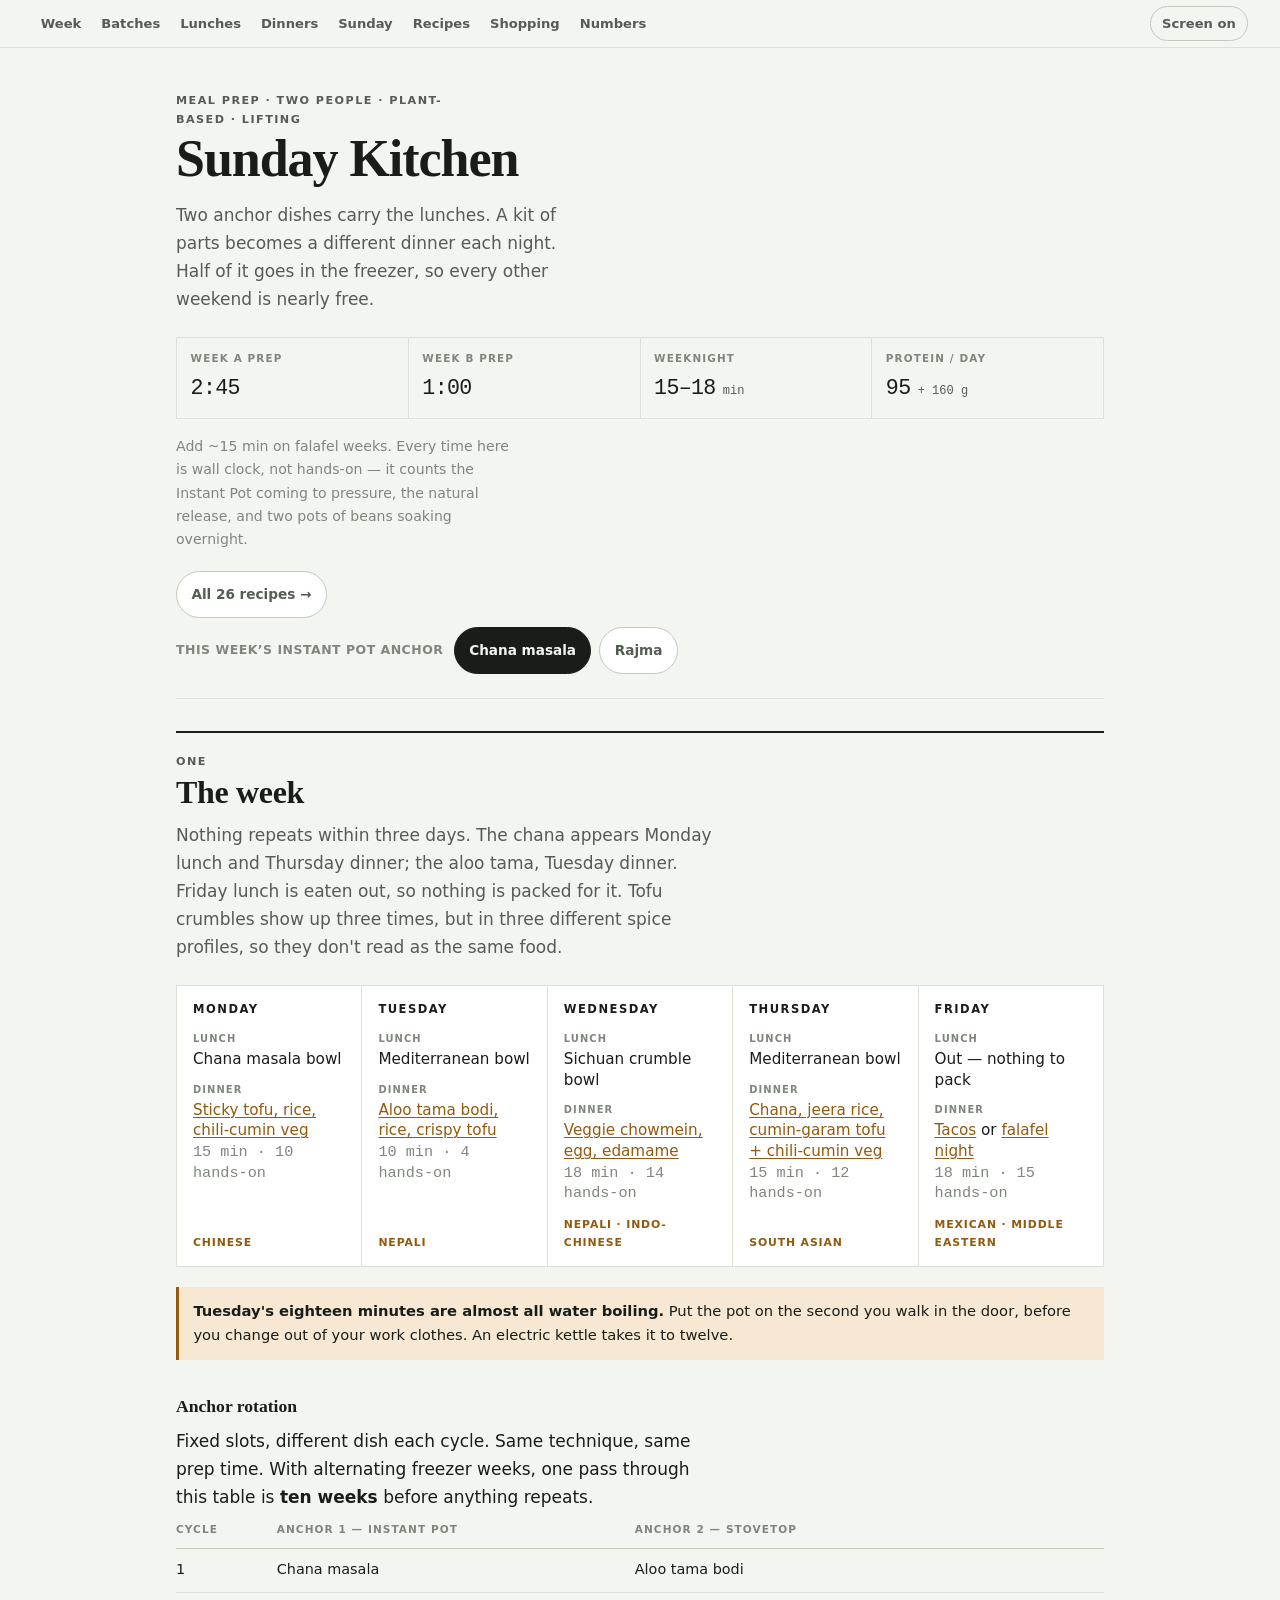
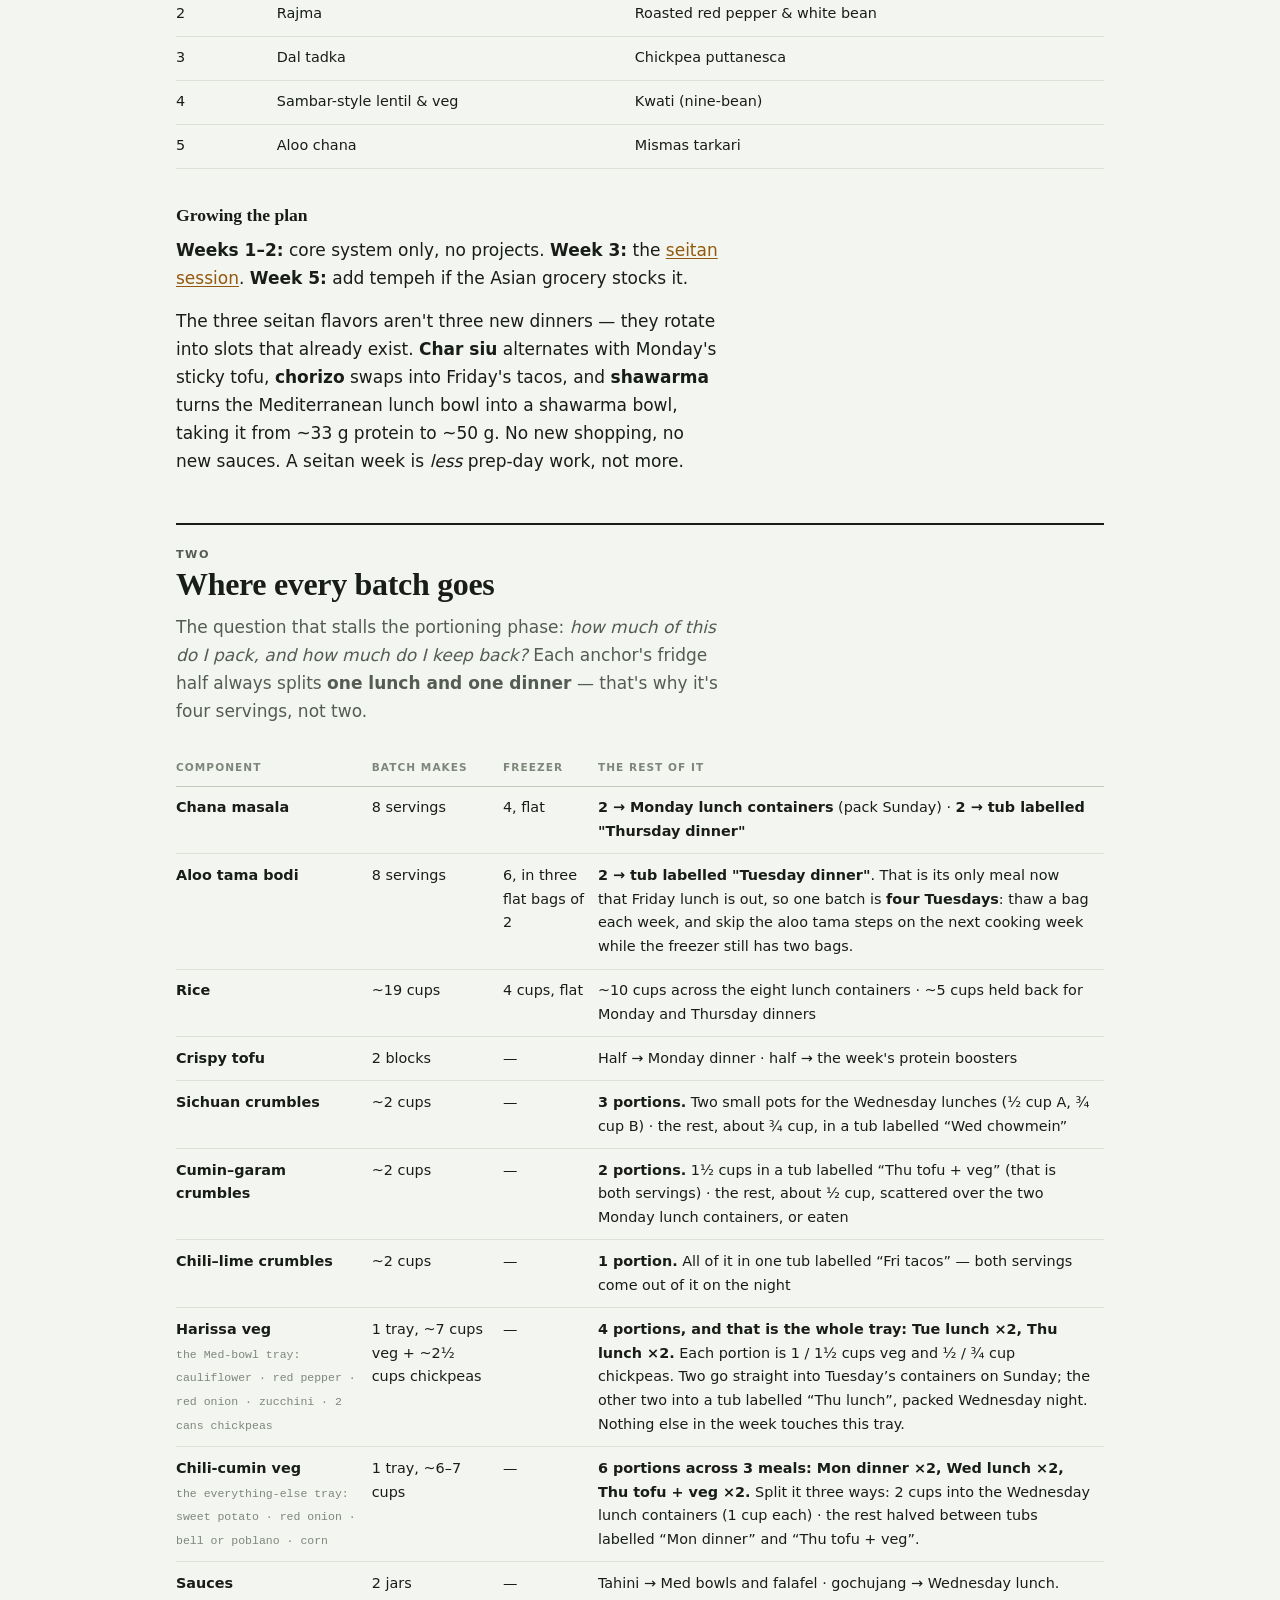
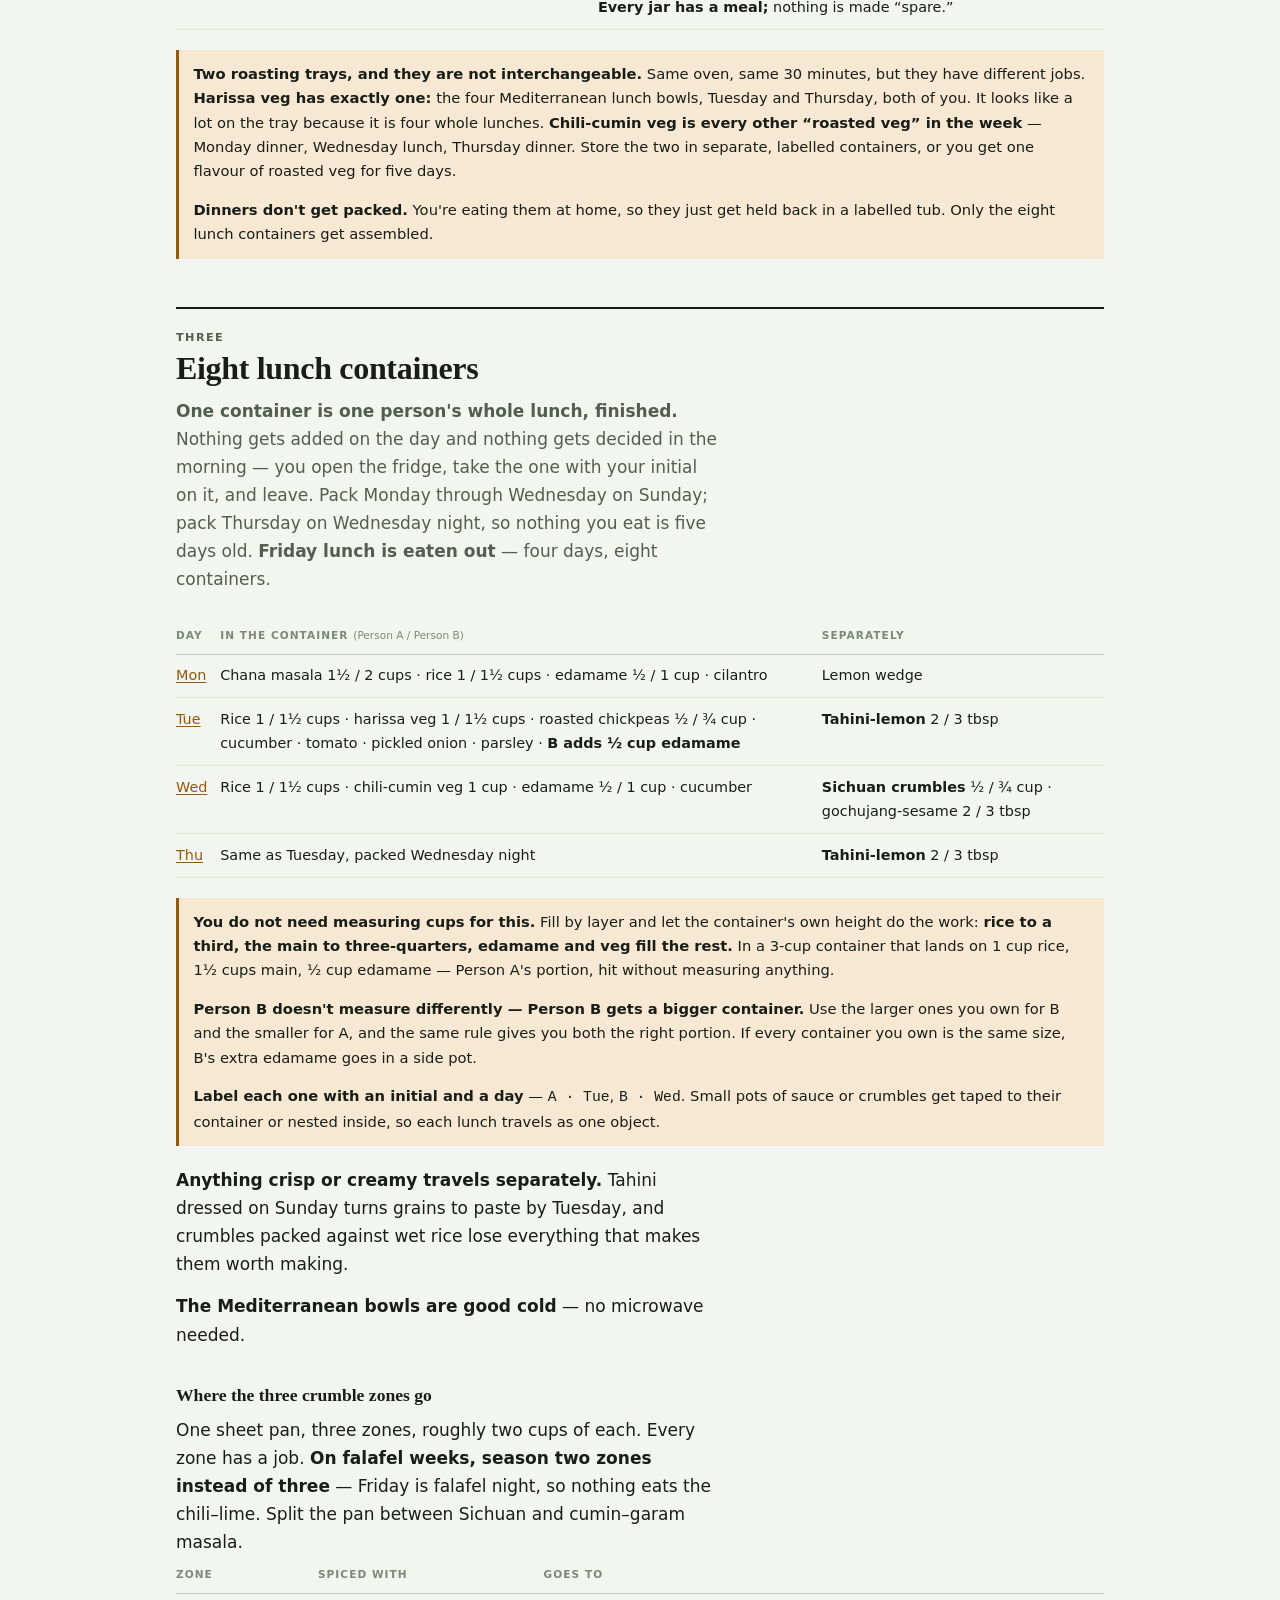
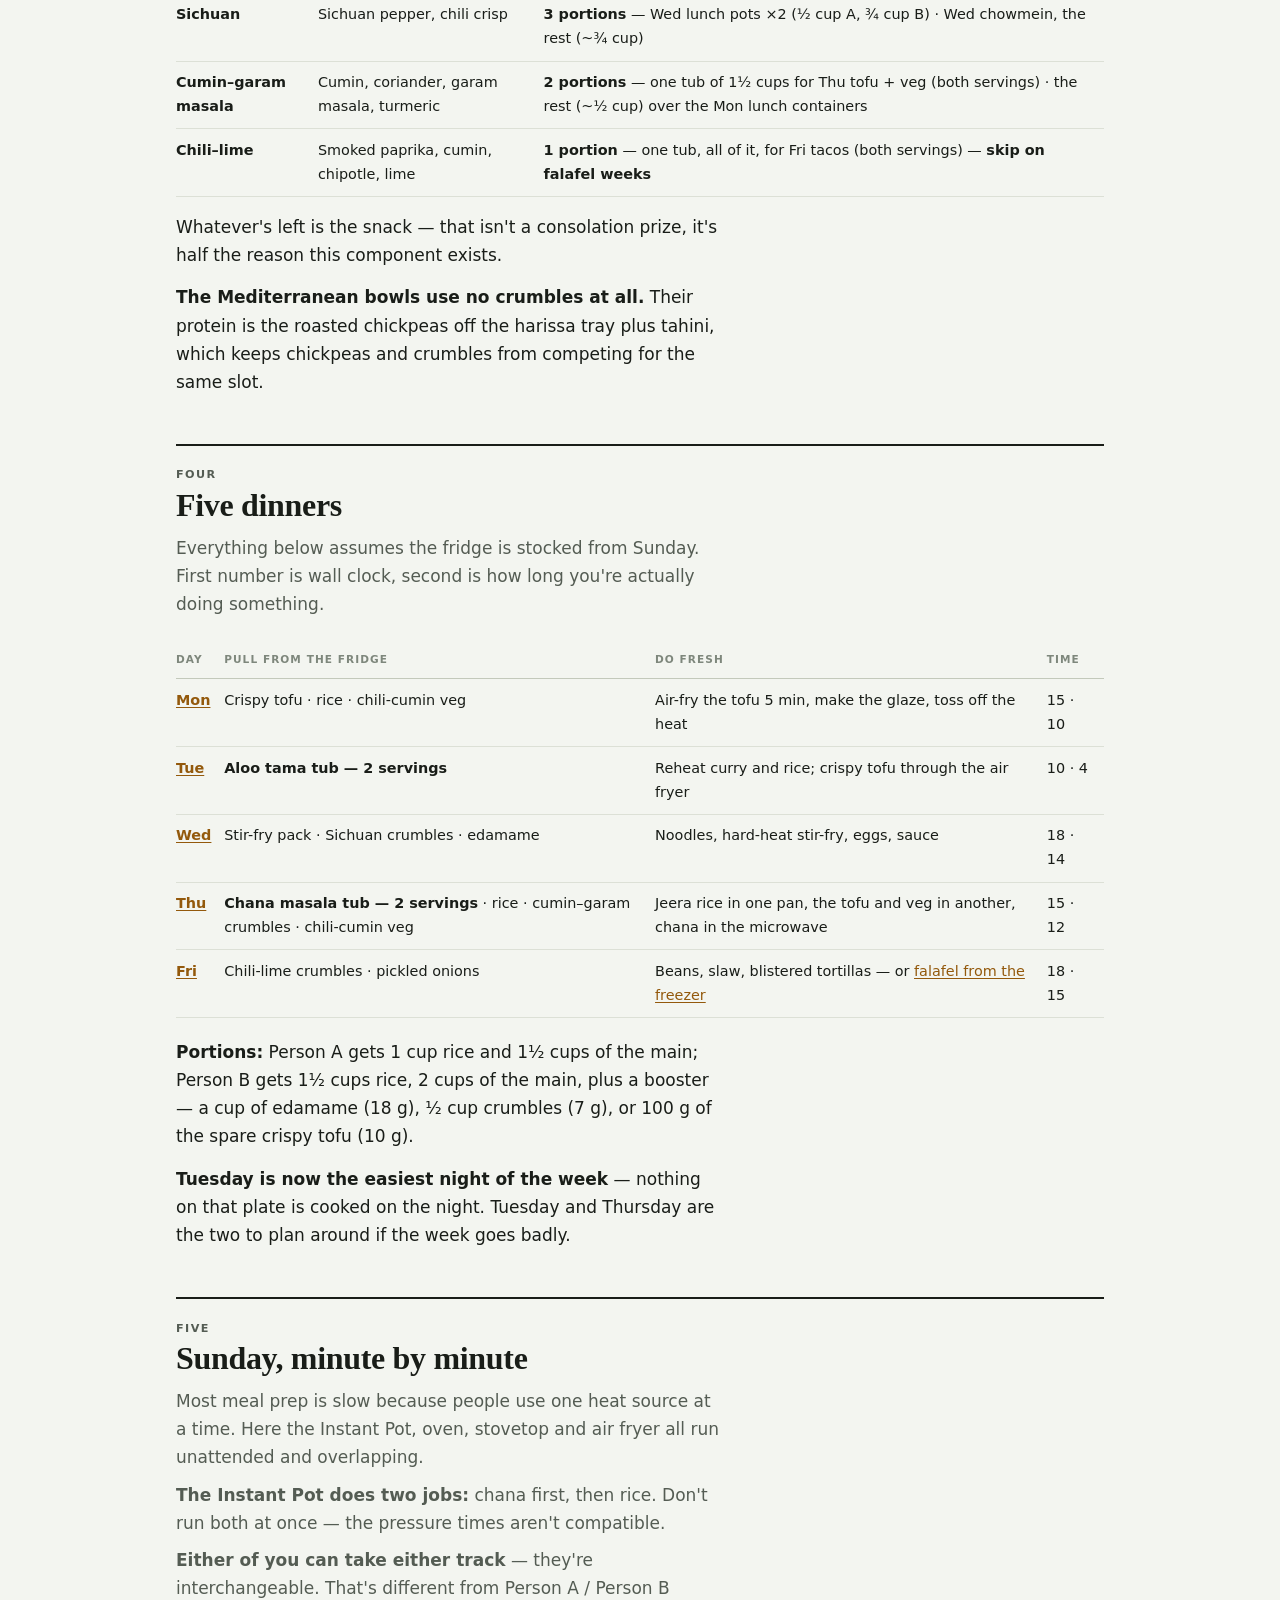
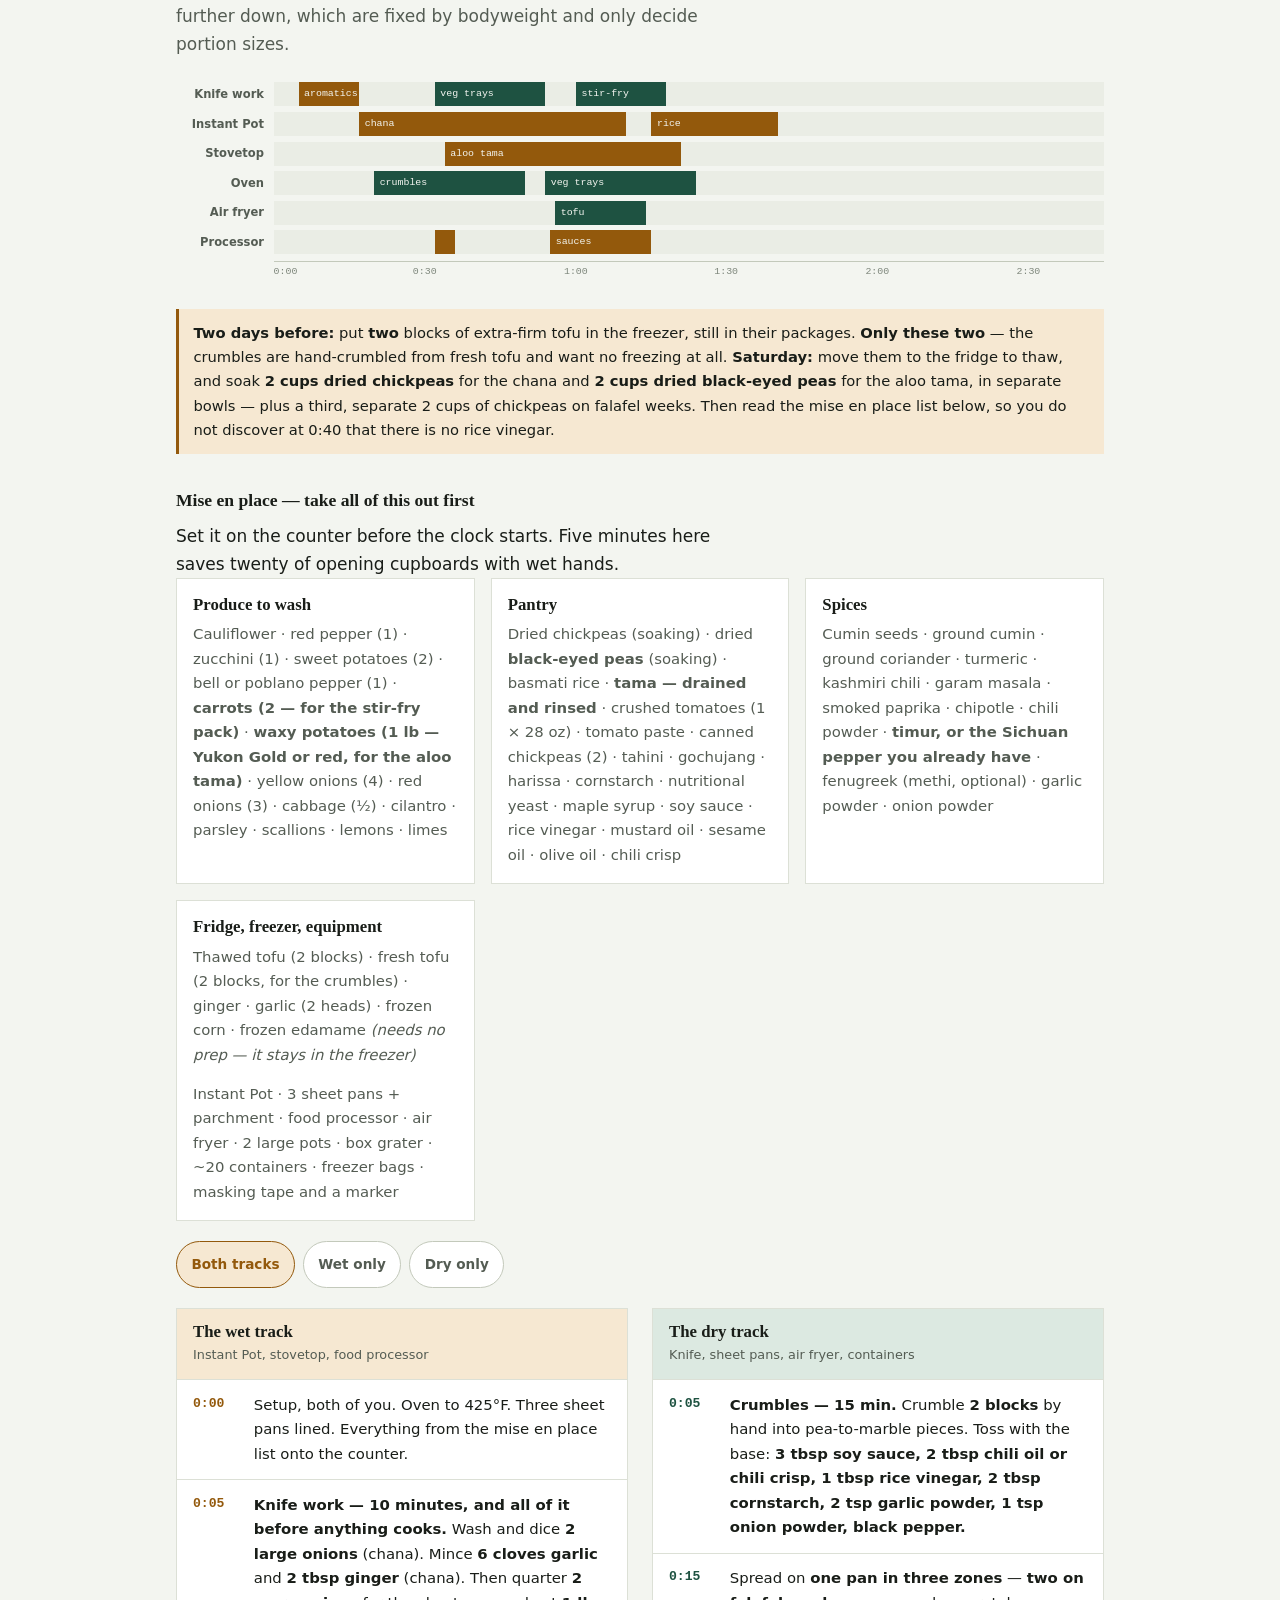
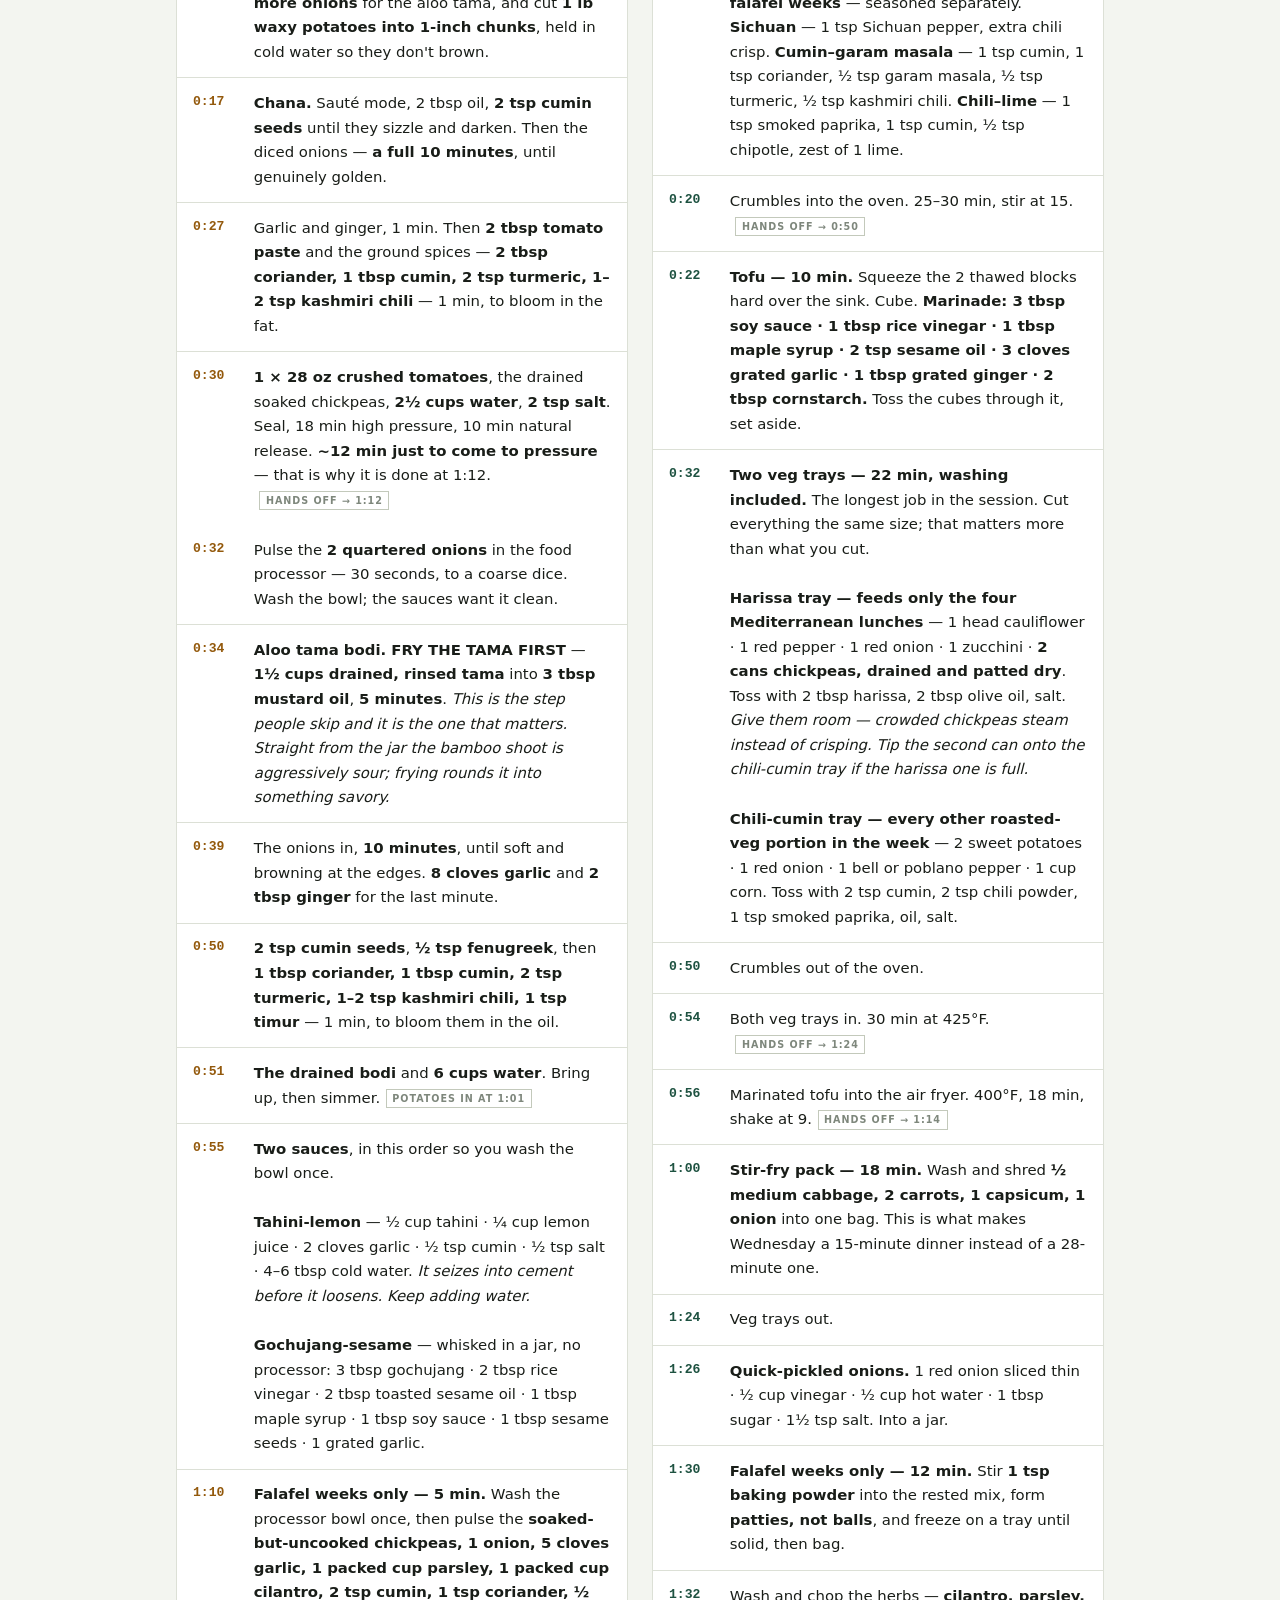
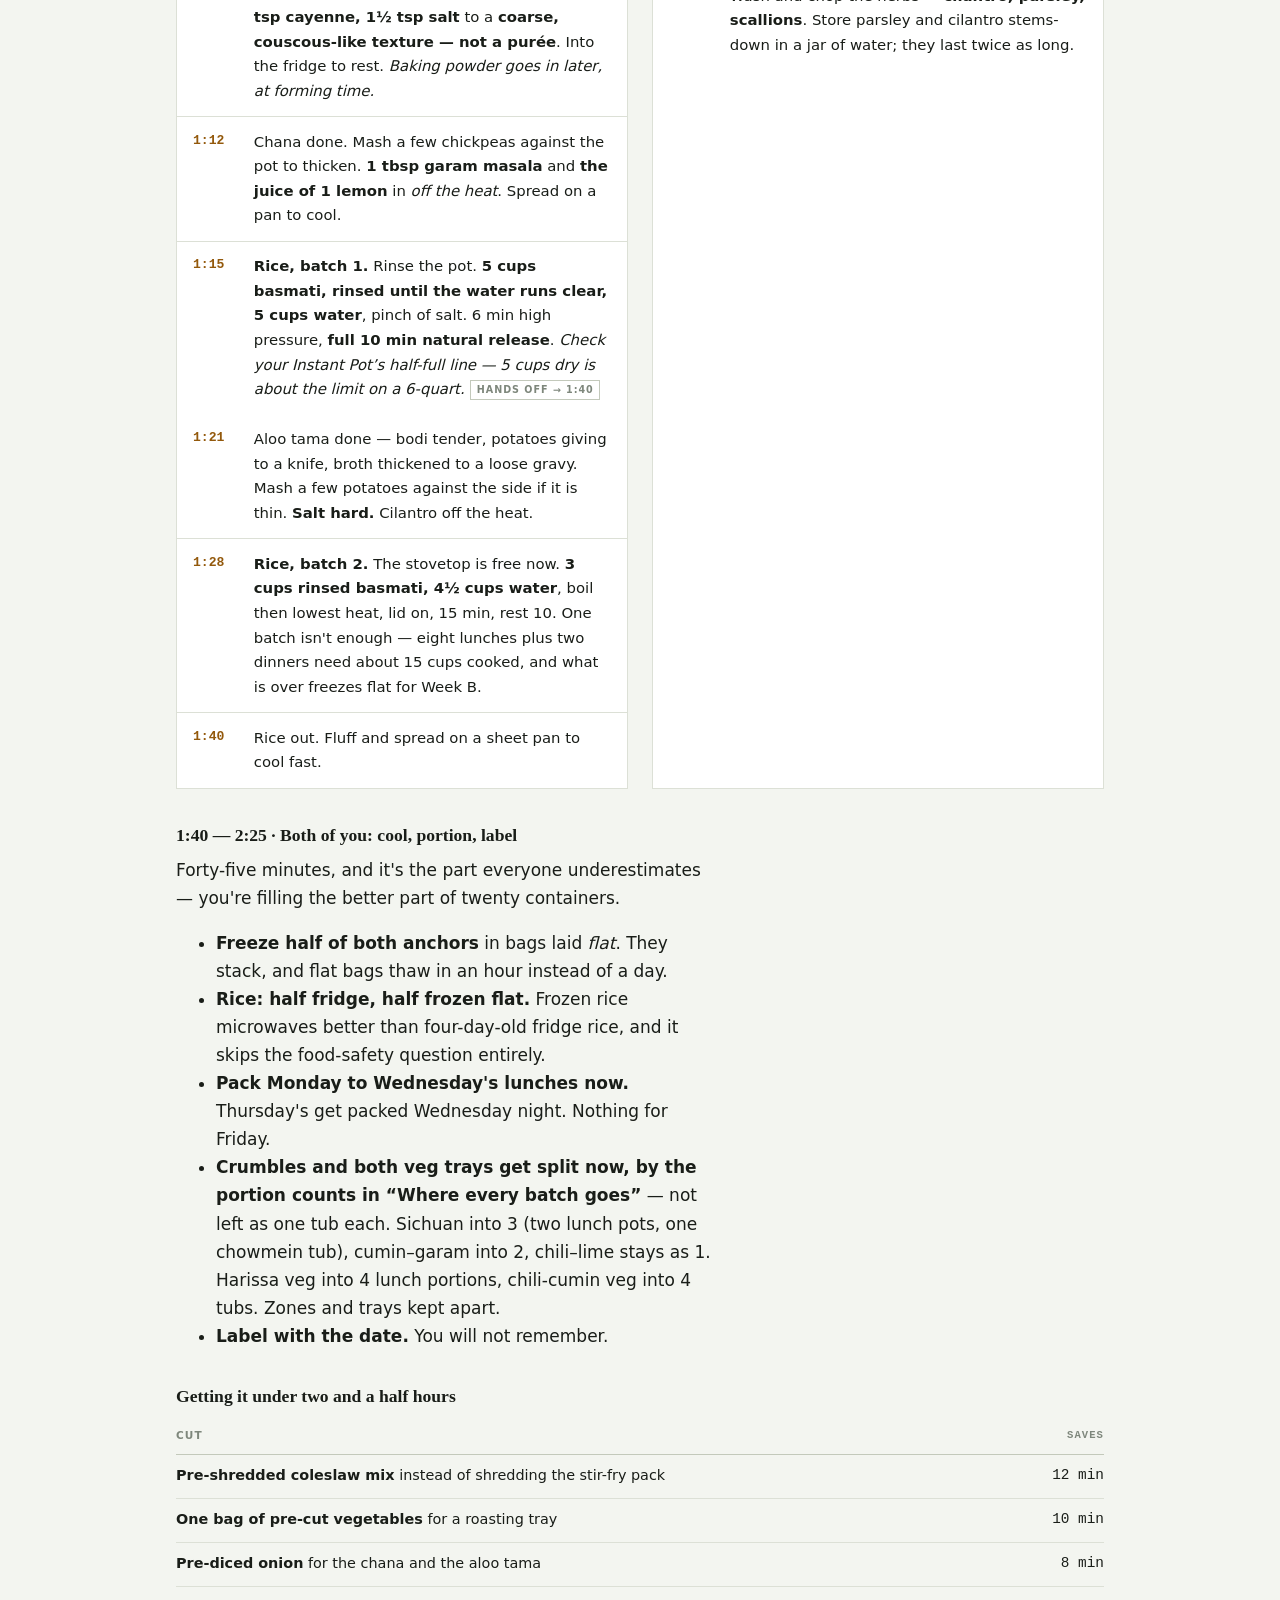
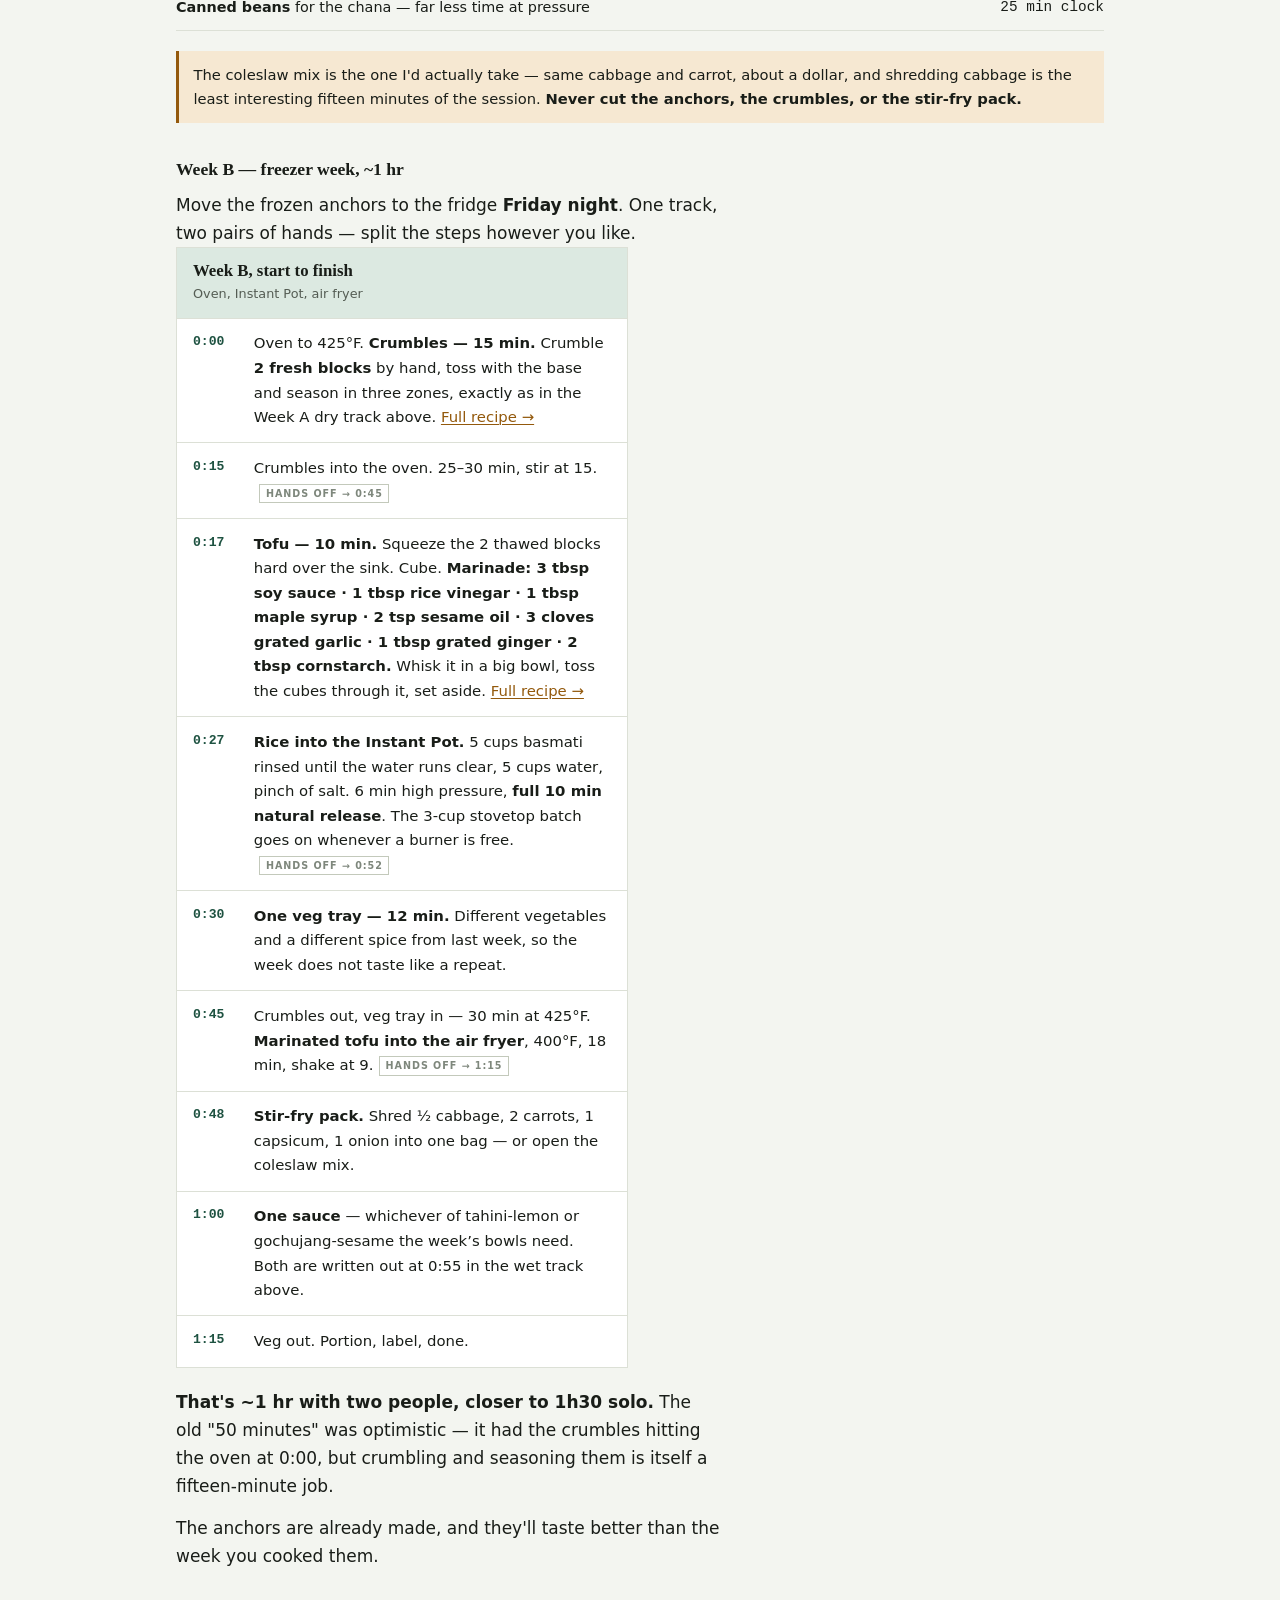
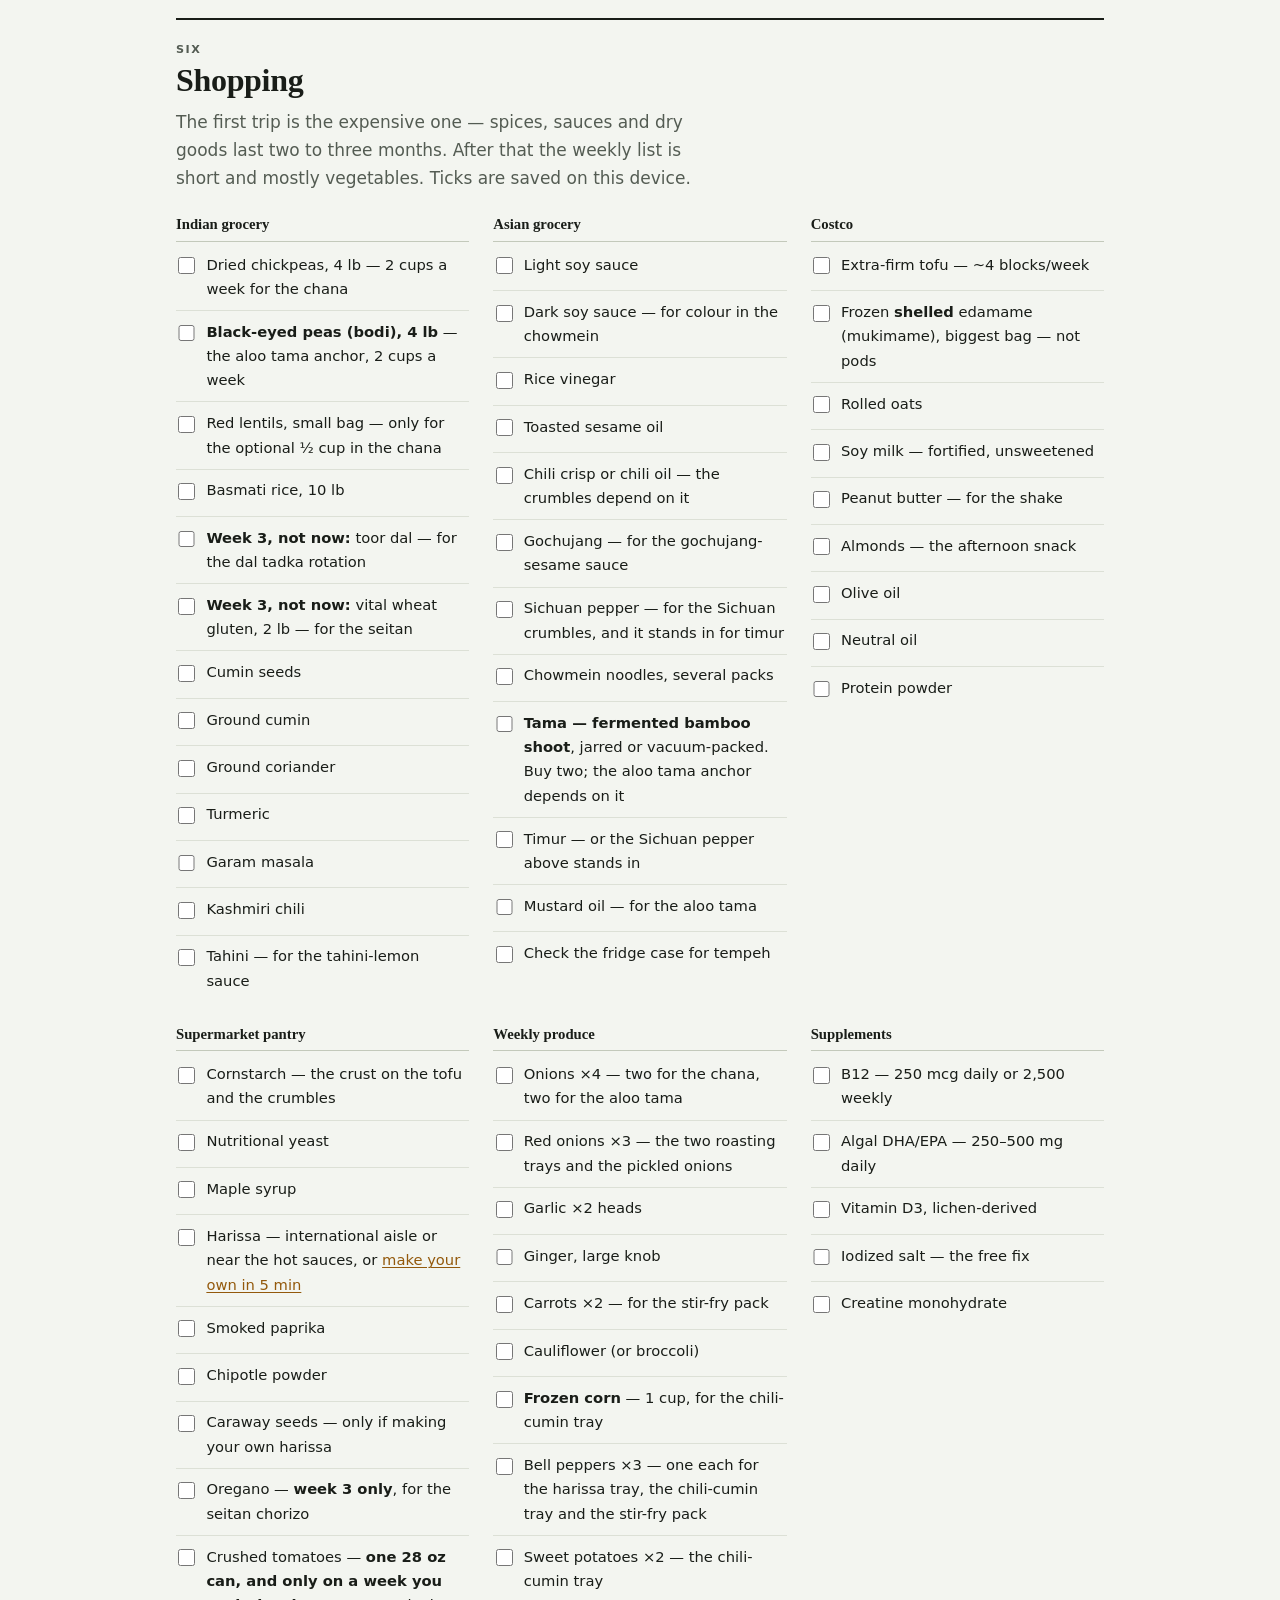
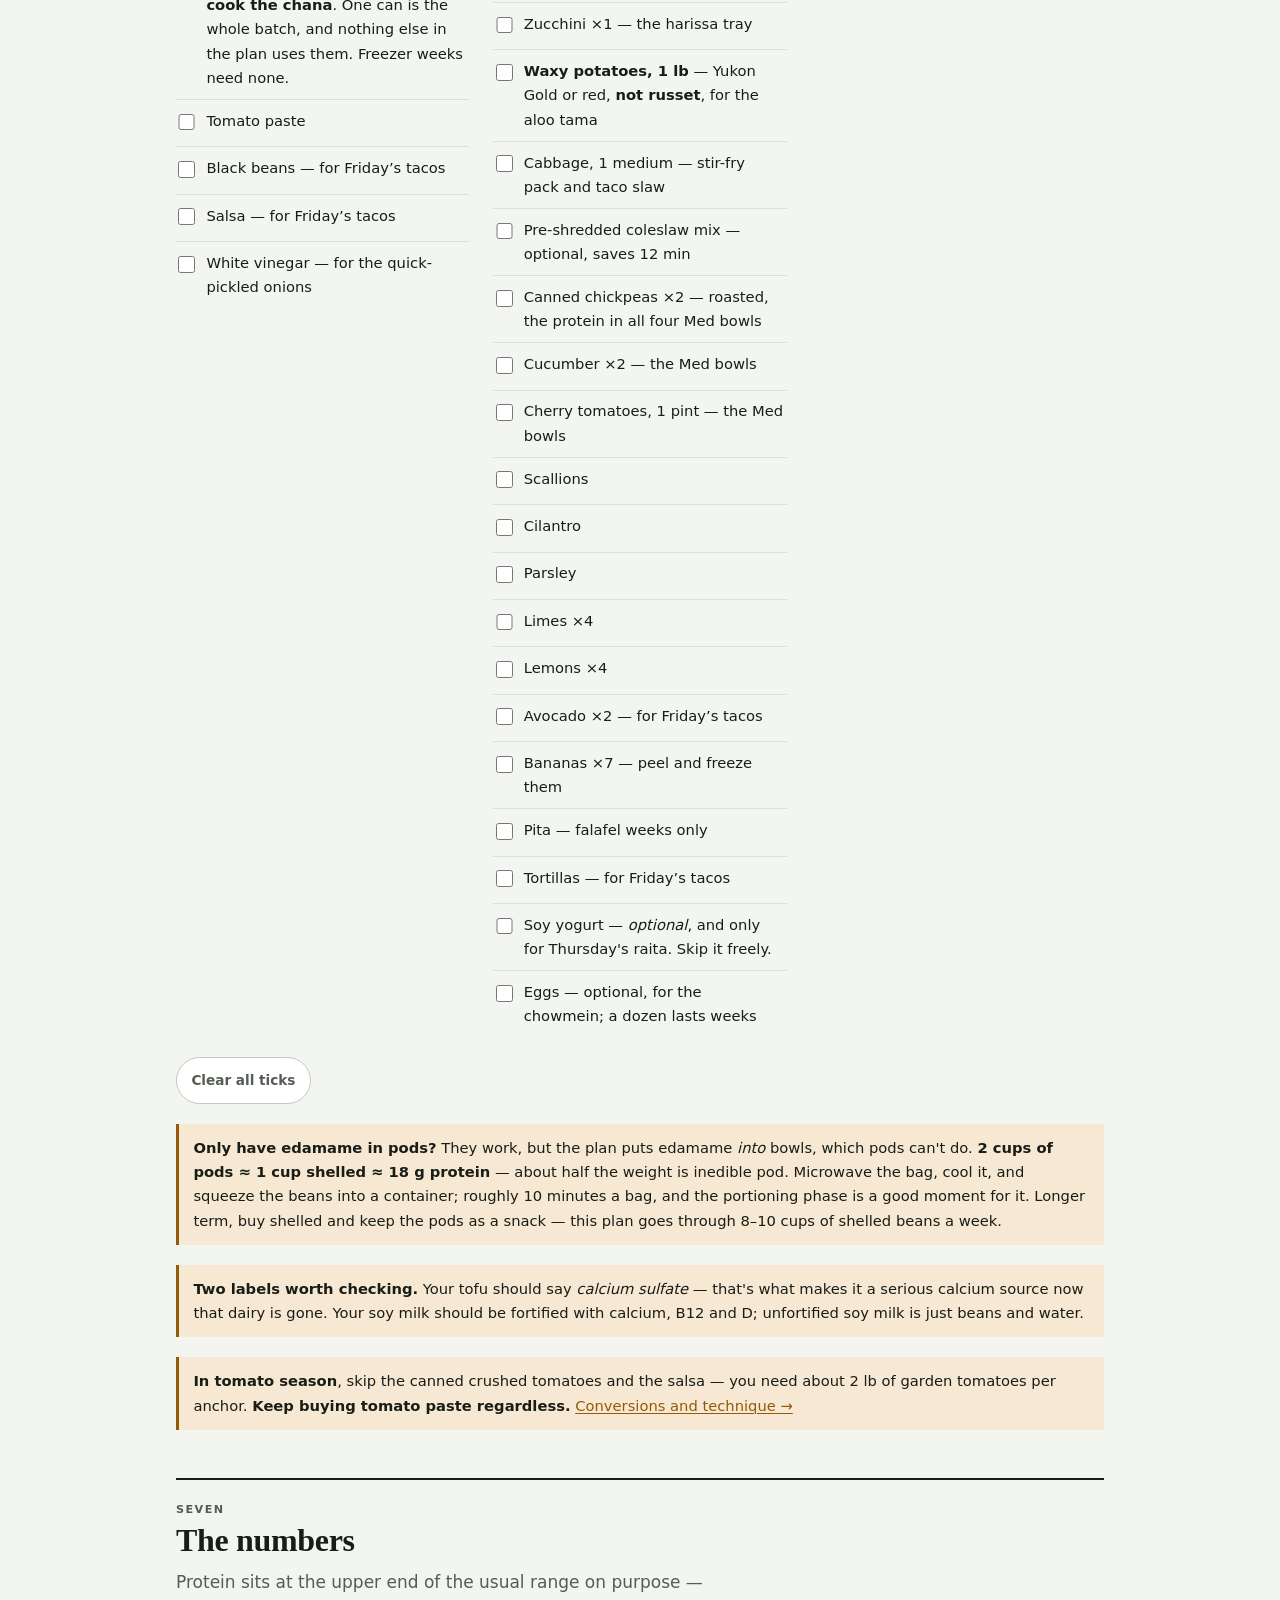
<file: index.html>
<!doctype html>
<html lang="en">
<head>
<meta charset="utf-8">
<meta name="viewport" content="width=device-width, initial-scale=1, viewport-fit=cover">
<title>Sunday Kitchen</title>
<meta name="description" content="A weekend meal prep system for two: two anchor dishes, a kit of components, and a different dinner every night.">
<meta name="theme-color" content="#F3F5F0" media="(prefers-color-scheme: light)">
<meta name="theme-color" content="#121510" media="(prefers-color-scheme: dark)">
<meta name="apple-mobile-web-app-capable" content="yes">
<meta name="apple-mobile-web-app-status-bar-style" content="default">
<meta name="apple-mobile-web-app-title" content="Kitchen">
<link rel="apple-touch-icon" href="icon-180.png">
<link rel="icon" href="icon-32.png" sizes="32x32">
<link rel="manifest" href="manifest.webmanifest">
<link rel="stylesheet" href="style.css">
</head>
<body>

<nav class="topbar">
  <ol class="jump">
    <li><a href="#week">Week</a></li>
    <li><a href="#batches">Batches</a></li>
    <li><a href="#lunches">Lunches</a></li>
    <li><a href="#dinners">Dinners</a></li>
    <li><a href="#sunday">Sunday</a></li>
    <li><a href="recipes.html">Recipes</a></li>
    <li><a href="#shop">Shopping</a></li>
    <li><a href="#numbers">Numbers</a></li>
  </ol>
  <button id="wake" class="wake" type="button" aria-pressed="false"
          title="Keep the screen awake while cooking">Screen&nbsp;on</button>
</nav>

<main class="wrap">

  <header class="page-head">
    <p class="eyebrow">Meal prep · two people · plant-based · lifting</p>
    <h1>Sunday Kitchen</h1>
    <p>Two anchor dishes carry the lunches. A kit of parts becomes a different dinner each night. Half of it goes in the freezer, so every other weekend is nearly free.</p>
    <dl class="ledger">
      <div><dt>Week A prep</dt><dd data-anchor-slot="session">2:45</dd></div>
      <div><dt>Week B prep</dt><dd>1:00</dd></div>
      <div><dt>Weeknight</dt><dd>15–18<small> min</small></dd></div>
      <div><dt>Protein / day</dt><dd>95<small> + 160 g</small></dd></div>
    </dl>
    <p style="font-size:0.88rem;margin-top:1rem;color:var(--ink-faint);">Add ~15 min on falafel weeks. Every time here is wall clock, not hands-on — it counts the Instant Pot coming to pressure, the natural release, and two pots of beans soaking overnight.</p>
    <div class="controls">
      <a class="controls-link" href="recipes.html" style="text-decoration:none;"><button type="button">All 26 recipes &rarr;</button></a>
    </div>
    <div class="controls anchor-pick" hidden>
      <span class="anchor-pick-label">This week&rsquo;s Instant&nbsp;Pot anchor</span>
      <button type="button" data-anchor="chana" aria-pressed="true">Chana masala</button>
      <button type="button" data-anchor="rajma" aria-pressed="false">Rajma</button>
    </div>
    <p class="anchor-note" data-anchor-slot="note" hidden></p>
  </header>

  <section id="week">
    <div class="head">
      <p class="eyebrow">One</p>
      <h2>The week</h2>
      <p>Nothing repeats within three days. The <span data-anchor-slot="short">chana</span> appears Monday lunch and Thursday dinner; the aloo tama, Tuesday dinner. Friday lunch is eaten out, so nothing is packed for it. Tofu crumbles show up three times, but in three different spice profiles, so they don't read as the same food.</p>
    </div>

    <div class="week">
      <div class="day">
        <p class="eyebrow">Monday</p>
        <div class="meal"><b>Lunch</b><span data-anchor-slot="mon-lunch">Chana masala bowl</span></div>
        <div class="meal"><b>Dinner</b><span><a href="recipes.html#dinner-mon-sticky-tofu">Sticky tofu, rice, chili-cumin veg</a></span><span class="mins">15 min · 10 hands-on</span></div>
        <p class="cuisine">Chinese</p>
      </div>
      <div class="day">
        <p class="eyebrow">Tuesday</p>
        <div class="meal"><b>Lunch</b><span>Mediterranean bowl</span></div>
        <div class="meal"><b>Dinner</b><span><a href="recipes.html#dinner-tue-aloo-tama">Aloo tama bodi, rice, crispy tofu</a></span><span class="mins">10 min · 4 hands-on</span></div>
        <p class="cuisine">Nepali</p>
      </div>
      <div class="day">
        <p class="eyebrow">Wednesday</p>
        <div class="meal"><b>Lunch</b><span>Sichuan crumble bowl</span></div>
        <div class="meal"><b>Dinner</b><span><a href="recipes.html#dinner-wed-chowmein">Veggie chowmein, egg, edamame</a></span><span class="mins">18 min · 14 hands-on</span></div>
        <p class="cuisine">Nepali · Indo-Chinese</p>
      </div>
      <div class="day">
        <p class="eyebrow">Thursday</p>
        <div class="meal"><b>Lunch</b><span>Mediterranean bowl</span></div>
        <div class="meal"><b>Dinner</b><span><a href="recipes.html#dinner-thu-chana-jeera-rice" data-anchor-slot="thu-dinner">Chana, jeera rice, cumin-garam tofu + chili-cumin veg</a></span><span class="mins">15 min · 12 hands-on</span></div>
        <p class="cuisine">South Asian</p>
      </div>
      <div class="day">
        <p class="eyebrow">Friday</p>
        <div class="meal"><b>Lunch</b><span>Out &mdash; nothing to pack</span></div>
        <div class="meal"><b>Dinner</b><span><a href="recipes.html#dinner-fri-tacos">Tacos</a> or <a href="recipes.html#dinner-fri-falafel-night">falafel night</a></span><span class="mins">18 min · 15 hands-on</span></div>
        <p class="cuisine">Mexican · Middle Eastern</p>
      </div>
    </div>

    <div class="note"><p><strong>Tuesday's eighteen minutes are almost all water boiling.</strong> Put the pot on the second you walk in the door, before you change out of your work clothes. An electric kettle takes it to twelve.</p></div>

    <h3 class="sub">Anchor rotation</h3>
    <div class="prose"><p>Fixed slots, different dish each cycle. Same technique, same prep time. With alternating freezer weeks, one pass through this table is <strong>ten weeks</strong> before anything repeats.</p></div>
    <div class="tbl-scroll">
      <table>
        <thead><tr><th>Cycle</th><th>Anchor 1 — Instant Pot</th><th>Anchor 2 — stovetop</th></tr></thead>
        <tbody>
          <tr><td>1</td><td>Chana masala</td><td>Aloo tama bodi</td></tr>
          <tr><td>2</td><td>Rajma</td><td>Roasted red pepper &amp; white bean</td></tr>
          <tr><td>3</td><td>Dal tadka</td><td>Chickpea puttanesca</td></tr>
          <tr><td>4</td><td>Sambar-style lentil &amp; veg</td><td>Kwati (nine-bean)</td></tr>
          <tr><td>5</td><td>Aloo chana</td><td>Mismas tarkari</td></tr>
        </tbody>
      </table>
    </div>

    <h3 class="sub">Growing the plan</h3>
    <div class="prose">
      <p><strong>Weeks 1–2:</strong> core system only, no projects. <strong>Week 3:</strong> the <a href="recipes.html#project-seitan">seitan session</a>. <strong>Week 5:</strong> add tempeh if the Asian grocery stocks it.</p>
      <p>The three seitan flavors aren't three new dinners — they rotate into slots that already exist. <strong>Char siu</strong> alternates with Monday's sticky tofu, <strong>chorizo</strong> swaps into Friday's tacos, and <strong>shawarma</strong> turns the Mediterranean lunch bowl into a shawarma bowl, taking it from ~33 g protein to ~50 g. No new shopping, no new sauces. A seitan week is <em>less</em> prep-day work, not more.</p>
    </div>
  </section>

  <section id="batches">
    <div class="head">
      <p class="eyebrow">Two</p>
      <h2>Where every batch goes</h2>
      <p>The question that stalls the portioning phase: <em>how much of this do I pack, and how much do I keep back?</em> Each anchor's fridge half always splits <strong>one lunch and one dinner</strong> — that's why it's four servings, not two.</p>
    </div>

    <div class="tbl-scroll">
      <table>
        <thead><tr><th>Component</th><th>Batch makes</th><th>Freezer</th><th>The rest of it</th></tr></thead>
        <tbody>
          <tr><td><strong data-anchor-slot="batch-name">Chana masala</strong></td><td>8 servings</td><td>4, flat</td><td><strong>2 → Monday lunch containers</strong> (pack Sunday) · <strong>2 → tub labelled "Thursday dinner"</strong></td></tr>
          <tr><td><strong>Aloo tama bodi</strong></td><td>8 servings</td><td>6, in three flat bags of 2</td><td><strong>2 → tub labelled "Tuesday dinner"</strong>. That is its only meal now that Friday lunch is out, so one batch is <strong>four Tuesdays</strong>: thaw a bag each week, and skip the aloo tama steps on the next cooking week while the freezer still has two bags.</td></tr>
          <tr><td><strong>Rice</strong></td><td>~19 cups</td><td>4 cups, flat</td><td>~10 cups across the eight lunch containers · ~5 cups held back for Monday and Thursday dinners</td></tr>
          <tr><td><strong>Crispy tofu</strong></td><td>2 blocks</td><td>—</td><td>Half → Monday dinner · half → the week's protein boosters</td></tr>
          <tr><td><strong>Sichuan crumbles</strong></td><td>~2 cups</td><td>—</td><td><strong>3 portions.</strong> Two small pots for the Wednesday lunches (½ cup A, ¾ cup B) · the rest, about ¾ cup, in a tub labelled &ldquo;Wed chowmein&rdquo;</td></tr>
          <tr><td><strong>Cumin–garam crumbles</strong></td><td>~2 cups</td><td>—</td><td><strong>2 portions.</strong> 1½ cups in a tub labelled &ldquo;Thu tofu + veg&rdquo; (that is both servings) · the rest, about ½ cup, scattered over the two Monday lunch containers, or eaten</td></tr>
          <tr><td><strong>Chili–lime crumbles</strong></td><td>~2 cups</td><td>—</td><td><strong>1 portion.</strong> All of it in one tub labelled &ldquo;Fri tacos&rdquo; &mdash; both servings come out of it on the night</td></tr>
          <tr><td><strong>Harissa veg</strong><br><span class="mins">the Med-bowl tray: cauliflower · red pepper · red onion · zucchini · 2 cans chickpeas</span></td><td>1 tray, ~7 cups veg + ~2½ cups chickpeas</td><td>—</td><td><strong>4 portions, and that is the whole tray: Tue lunch ×2, Thu lunch ×2.</strong> Each portion is 1 / 1½ cups veg and ½ / ¾ cup chickpeas. Two go straight into Tuesday&rsquo;s containers on Sunday; the other two into a tub labelled &ldquo;Thu lunch&rdquo;, packed Wednesday night. Nothing else in the week touches this tray.</td></tr>
          <tr><td><strong>Chili-cumin veg</strong><br><span class="mins">the everything-else tray: sweet potato · red onion · bell or poblano · corn</span></td><td>1 tray, ~6&ndash;7 cups</td><td>—</td><td><strong>6 portions across 3 meals: Mon dinner ×2, Wed lunch ×2, Thu tofu + veg ×2.</strong> Split it three ways: 2 cups into the Wednesday lunch containers (1 cup each) · the rest halved between tubs labelled &ldquo;Mon dinner&rdquo; and &ldquo;Thu tofu + veg&rdquo;.</td></tr>
          <tr><td><strong>Sauces</strong></td><td>2 jars</td><td>—</td><td>Tahini &rarr; Med bowls and falafel &middot; gochujang &rarr; Wednesday lunch. <strong>Every jar has a meal;</strong> nothing is made &ldquo;spare.&rdquo;</td></tr>
        </tbody>
      </table>
    </div>

    <div class="note">
      <p><strong>Two roasting trays, and they are not interchangeable.</strong> Same oven, same 30 minutes, but they have different jobs. <strong>Harissa veg has exactly one:</strong> the four Mediterranean lunch bowls, Tuesday and Thursday, both of you. It looks like a lot on the tray because it is four whole lunches. <strong>Chili-cumin veg is every other &ldquo;roasted veg&rdquo; in the week</strong> &mdash; Monday dinner, Wednesday lunch, Thursday dinner. Store the two in separate, labelled containers, or you get one flavour of roasted veg for five days.</p>
      <p><strong>Dinners don't get packed.</strong> You're eating them at home, so they just get held back in a labelled tub. Only the eight lunch containers get assembled.</p>
    </div>
  </section>

  <section id="lunches">
    <div class="head">
      <p class="eyebrow">Three</p>
      <h2>Eight lunch containers</h2>
      <p><strong>One container is one person's whole lunch, finished.</strong> Nothing gets added on the day and nothing gets decided in the morning &mdash; you open the fridge, take the one with your initial on it, and leave. Pack Monday through Wednesday on Sunday; pack Thursday on Wednesday night, so nothing you eat is five days old. <strong>Friday lunch is eaten out</strong> &mdash; four days, eight containers.</p>
    </div>

    <div class="tbl-scroll">
      <table>
        <thead><tr><th>Day</th><th>In the container <span style="font-weight:400;text-transform:none;letter-spacing:0;">(Person A / Person B)</span></th><th>Separately</th></tr></thead>
        <tbody>
          <tr><td><a href="recipes.html#lunch-mon-chana-bowl">Mon</a></td><td data-anchor-slot="mon-row">Chana masala 1½ / 2 cups · rice 1 / 1½ cups · edamame ½ / 1 cup · cilantro</td><td>Lemon wedge</td></tr>
          <tr><td><a href="recipes.html#lunch-mediterranean-bowl">Tue</a></td><td>Rice 1 / 1½ cups · harissa veg 1 / 1½ cups · roasted chickpeas ½ / ¾ cup · cucumber · tomato · pickled onion · parsley · <strong>B adds ½ cup edamame</strong></td><td><strong>Tahini-lemon</strong> 2 / 3 tbsp</td></tr>
          <tr><td><a href="recipes.html#lunch-wed-sichuan-crumble-bowl">Wed</a></td><td>Rice 1 / 1½ cups · chili-cumin veg 1 cup · edamame ½ / 1 cup · cucumber</td><td><strong>Sichuan crumbles</strong> ½ / ¾ cup · gochujang-sesame 2 / 3 tbsp</td></tr>
          <tr><td><a href="recipes.html#lunch-mediterranean-bowl">Thu</a></td><td>Same as Tuesday, packed Wednesday night</td><td><strong>Tahini-lemon</strong> 2 / 3 tbsp</td></tr>
        </tbody>
      </table>
    </div>

    <div class="note" style="margin-top:1.25rem;">
      <p><strong>You do not need measuring cups for this.</strong> Fill by layer and let the container's own height do the work: <strong>rice to a third, the main to three-quarters, edamame and veg fill the rest.</strong> In a 3-cup container that lands on 1 cup rice, 1&frac12; cups main, &frac12; cup edamame &mdash; Person A's portion, hit without measuring anything.</p>
      <p><strong>Person B doesn't measure differently &mdash; Person B gets a bigger container.</strong> Use the larger ones you own for B and the smaller for A, and the same rule gives you both the right portion. If every container you own is the same size, B's extra edamame goes in a side pot.</p>
      <p><strong>Label each one with an initial and a day</strong> &mdash; <code>A &middot; Tue</code>, <code>B &middot; Wed</code>. Small pots of sauce or crumbles get taped to their container or nested inside, so each lunch travels as one object.</p>
    </div>

    <div class="prose" style="margin-top:1.25rem;">
      <p><strong>Anything crisp or creamy travels separately.</strong> Tahini dressed on Sunday turns grains to paste by Tuesday, and crumbles packed against wet rice lose everything that makes them worth making.</p>
      <p><strong>The Mediterranean bowls are good cold</strong> — no microwave needed.</p>
    </div>

    <h3 class="sub">Where the three crumble zones go</h3>
    <div class="prose"><p>One sheet pan, three zones, roughly two cups of each. Every zone has a job. <strong>On falafel weeks, season two zones instead of three</strong> &mdash; Friday is falafel night, so nothing eats the chili&ndash;lime. Split the pan between Sichuan and cumin&ndash;garam masala.</p></div>
    <div class="tbl-scroll">
      <table>
        <thead><tr><th>Zone</th><th>Spiced with</th><th>Goes to</th></tr></thead>
        <tbody>
          <tr><td><strong>Sichuan</strong></td><td>Sichuan pepper, chili crisp</td><td><strong>3 portions</strong> &mdash; Wed lunch pots ×2 (½ cup A, ¾ cup B) · Wed chowmein, the rest (~¾ cup)</td></tr>
          <tr><td><strong>Cumin–garam masala</strong></td><td>Cumin, coriander, garam masala, turmeric</td><td><strong>2 portions</strong> &mdash; one tub of 1½ cups for Thu tofu + veg (both servings) · the rest (~½ cup) over the Mon lunch containers</td></tr>
          <tr><td><strong>Chili–lime</strong></td><td>Smoked paprika, cumin, chipotle, lime</td><td><strong>1 portion</strong> &mdash; one tub, all of it, for Fri tacos (both servings) &mdash; <strong>skip on falafel weeks</strong></td></tr>
        </tbody>
      </table>
    </div>
    <div class="prose" style="margin-top:1rem;">
      <p>Whatever's left is the snack — that isn't a consolation prize, it's half the reason this component exists.</p>
      <p><strong>The Mediterranean bowls use no crumbles at all.</strong> Their protein is the roasted chickpeas off the harissa tray plus tahini, which keeps chickpeas and crumbles from competing for the same slot.</p>
    </div>
  </section>

  <section id="dinners">
    <div class="head">
      <p class="eyebrow">Four</p>
      <h2>Five dinners</h2>
      <p>Everything below assumes the fridge is stocked from Sunday. First number is wall clock, second is how long you're actually doing something.</p>
    </div>

    <div class="tbl-scroll">
      <table>
        <thead><tr><th>Day</th><th>Pull from the fridge</th><th>Do fresh</th><th>Time</th></tr></thead>
        <tbody>
          <tr><td><a href="recipes.html#dinner-mon-sticky-tofu"><strong>Mon</strong></a></td><td>Crispy tofu · rice · chili-cumin veg</td><td>Air-fry the tofu 5 min, make the glaze, toss off the heat</td><td>15 · 10</td></tr>
          <tr><td><a href="recipes.html#dinner-tue-aloo-tama"><strong>Tue</strong></a></td><td><strong>Aloo tama tub — 2 servings</strong></td><td>Reheat curry and rice; crispy tofu through the air fryer</td><td>10 · 4</td></tr>
          <tr><td><a href="recipes.html#dinner-wed-chowmein"><strong>Wed</strong></a></td><td>Stir-fry pack · Sichuan crumbles · edamame</td><td>Noodles, hard-heat stir-fry, eggs, sauce</td><td>18 · 14</td></tr>
          <tr><td><a href="recipes.html#dinner-thu-chana-jeera-rice"><strong>Thu</strong></a></td><td><strong><span data-anchor-slot="name">Chana masala</span> tub — 2 servings</strong> · rice · cumin–garam crumbles · chili-cumin veg</td><td>Jeera rice in one pan, the tofu and veg in another, <span data-anchor-slot="short">chana</span> in the microwave</td><td>15 · 12</td></tr>
          <tr><td><a href="recipes.html#dinner-fri-tacos"><strong>Fri</strong></a></td><td>Chili-lime crumbles · pickled onions</td><td>Beans, slaw, blistered tortillas — or <a href="recipes.html#dinner-fri-falafel-night">falafel from the freezer</a></td><td>18 · 15</td></tr>
        </tbody>
      </table>
    </div>

    <div class="prose" style="margin-top:1.25rem;">
      <p><strong>Portions:</strong> Person A gets 1 cup rice and 1½ cups of the main; Person B gets 1½ cups rice, 2 cups of the main, plus a booster — a cup of edamame (18 g), ½ cup crumbles (7 g), or 100 g of the spare crispy tofu (10 g).</p>
      <p><strong>Tuesday is now the easiest night of the week</strong> &mdash; nothing on that plate is cooked on the night. Tuesday and Thursday are the two to plan around if the week goes badly.</p>
    </div>
  </section>

  <section id="sunday">
    <div class="head">
      <p class="eyebrow">Five</p>
      <h2>Sunday, minute by minute</h2>
      <p>Most meal prep is slow because people use one heat source at a time. Here the Instant Pot, oven, stovetop and air fryer all run unattended and overlapping.</p>
      <p><strong>The Instant Pot does two jobs:</strong> <span data-anchor-slot="short">chana</span> first, then rice. Don't run both at once — the pressure times aren't compatible.</p>
      <p><strong>Either of you can take either track</strong> — they're interchangeable. That's different from Person A / Person B further down, which are fixed by bodyweight and only decide portion sizes.</p>
    </div>

    <div class="gantt-scroll">
      <div class="gantt">
        <div class="gantt-row"><span class="gantt-label">Knife work</span><div class="gantt-lane"><span class="bar wet" style="left:3%; width:7.3%;">aromatics</span><span class="bar dry" style="left:19.4%; width:13.3%;">veg trays</span><span class="bar dry" style="left:36.4%; width:10.9%;">stir-fry</span></div></div>
        <div class="gantt-row"><span class="gantt-label">Instant Pot</span><div class="gantt-lane" data-anchor-slot="gantt"><span class="bar wet" style="left:10.3%; width:32.1%;">chana</span><span class="bar wet" style="left:45.5%; width:15.2%;">rice</span></div></div>
        <div class="gantt-row"><span class="gantt-label">Stovetop</span><div class="gantt-lane"><span class="bar wet" style="left:20.6%; width:28.5%;">aloo tama</span></div></div>
        <div class="gantt-row"><span class="gantt-label">Oven</span><div class="gantt-lane"><span class="bar dry" style="left:12.1%; width:18.2%;">crumbles</span><span class="bar dry" style="left:32.7%; width:18.2%;">veg trays</span></div></div>
        <div class="gantt-row"><span class="gantt-label">Air fryer</span><div class="gantt-lane"><span class="bar dry" style="left:33.9%; width:10.9%;">tofu</span></div></div>
        <div class="gantt-row"><span class="gantt-label">Processor</span><div class="gantt-lane"><span class="bar wet" style="left:19.4%; width:2.4%;"></span><span class="bar wet" style="left:33.3%; width:12.1%;">sauces</span></div></div>
        <div class="gantt-axis">
          <span></span>
          <div class="gantt-ticks">
            <span style="left:0%; transform:none;">0:00</span><span style="left:18.2%;">0:30</span><span style="left:36.4%;">1:00</span><span style="left:54.5%;">1:30</span><span style="left:72.7%;">2:00</span><span style="left:90.9%;">2:30</span>
          </div>
        </div>
      </div>
    </div>

    <div class="note" style="margin-bottom:1.75rem;"><p><strong>Two days before:</strong> put <strong>two</strong> blocks of extra-firm tofu in the freezer, still in their packages. <strong>Only these two</strong> — the crumbles are hand-crumbled from fresh tofu and want no freezing at all. <strong>Saturday:</strong> move them to the fridge to thaw, and <span data-anchor-slot="soak">soak <strong>2 cups dried chickpeas</strong> for the chana</span> and <strong>2 cups dried black-eyed peas</strong> for the aloo tama, in separate bowls &mdash; plus a third, separate 2 cups of chickpeas on falafel weeks. Then read the mise en place list below, so you do not discover at 0:40 that there is no rice vinegar.</p></div>

    <h3 class="sub">Mise en place &mdash; take all of this out first</h3>
    <div class="prose"><p>Set it on the counter before the clock starts. Five minutes here saves twenty of opening cupboards with wet hands.</p></div>
    <div class="cards">
      <div class="card">
        <h3>Produce to wash</h3>
        <p>Cauliflower &middot; red pepper (1) &middot; zucchini (1) &middot; sweet potatoes (2) &middot; bell or poblano pepper (1) &middot; <strong>carrots (2 &mdash; for the stir-fry pack)</strong> &middot; <strong>waxy potatoes (1 lb &mdash; Yukon Gold or red, for the aloo tama)</strong> &middot; yellow onions (4) &middot; red onions (3) &middot; cabbage (&frac12;) &middot; cilantro &middot; parsley &middot; scallions &middot; lemons &middot; limes</p>
      </div>
      <div class="card">
        <h3>Pantry</h3>
        <p><span data-anchor-slot="mise">Dried chickpeas (soaking)</span> &middot; dried <strong>black-eyed peas</strong> (soaking) &middot; basmati rice &middot; <strong>tama &mdash; drained and rinsed</strong> &middot; crushed tomatoes (1 &times; 28 oz) &middot; tomato paste &middot; canned chickpeas (2) &middot; tahini &middot; gochujang &middot; harissa &middot; cornstarch &middot; nutritional yeast &middot; maple syrup &middot; soy sauce &middot; rice vinegar &middot; mustard oil &middot; sesame oil &middot; olive oil &middot; chili crisp</p>
      </div>
      <div class="card">
        <h3>Spices</h3>
        <p>Cumin seeds &middot; ground cumin &middot; ground coriander &middot; turmeric &middot; kashmiri chili &middot; garam masala &middot; smoked paprika &middot; chipotle &middot; chili powder &middot; <strong>timur, or the Sichuan pepper you already have</strong> &middot; fenugreek (methi, optional) &middot; garlic powder &middot; onion powder</p>
      </div>
      <div class="card">
        <h3>Fridge, freezer, equipment</h3>
        <p>Thawed tofu (2 blocks) &middot; fresh tofu (2 blocks, for the crumbles) &middot; ginger &middot; garlic (2 heads) &middot; frozen corn &middot; frozen edamame <em>(needs no prep &mdash; it stays in the freezer)</em></p>
        <p>Instant Pot &middot; 3 sheet pans + parchment &middot; food processor &middot; air fryer &middot; 2 large pots &middot; box grater &middot; ~20 containers &middot; freezer bags &middot; masking tape and a marker</p>
      </div>
    </div>

    <div class="controls track-pick">
      <button type="button" data-track="both" aria-pressed="true">Both tracks</button>
      <button type="button" data-track="wet" aria-pressed="false">Wet only</button>
      <button type="button" data-track="dry" aria-pressed="false">Dry only</button>
    </div>

    <div class="tracks">
      <div class="track wet">
        <header>
          <h3>The wet track</h3>
          <p>Instant Pot, stovetop, food processor</p>
        </header>
        <ol>
          <li><span class="clock">0:00</span><span>Setup, both of you. Oven to 425&deg;F. Three sheet pans lined. Everything from the mise en place list onto the counter.</span></li>
          <li><span class="clock">0:05</span><span><strong>Knife work &mdash; 10 minutes, and all of it before anything cooks.</strong> Wash and dice <strong>2 large onions</strong> (<span data-anchor-slot="short">chana</span>). Mince <strong>6 cloves garlic</strong> and <strong>2 tbsp ginger</strong> (<span data-anchor-slot="short">chana</span>). Then quarter <strong>2 more onions</strong> for the aloo tama, and cut <strong>1 lb waxy potatoes into 1-inch chunks</strong>, held in cold water so they don't brown.</span></li>
<span data-anchor-slot="pot-steps" style="display:contents;"><li><span class="clock">0:17</span><span><strong>Chana.</strong> Saut&eacute; mode, 2 tbsp oil, <strong>2 tsp cumin seeds</strong> until they sizzle and darken. Then the diced onions &mdash; <strong>a full 10 minutes</strong>, until genuinely golden.</span></li>
          <li><span class="clock">0:27</span><span>Garlic and ginger, 1 min. Then <strong>2 tbsp tomato paste</strong> and the ground spices &mdash; <strong>2 tbsp coriander, 1 tbsp cumin, 2 tsp turmeric, 1&ndash;2 tsp kashmiri chili</strong> &mdash; 1 min, to bloom in the fat.</span></li>
          <li><span class="clock">0:30</span><span><strong>1 &times; 28 oz crushed tomatoes</strong>, the drained soaked chickpeas, <strong>2&frac12; cups water</strong>, <strong>2 tsp salt</strong>. Seal, 18 min high pressure, 10 min natural release. <strong>~12 min just to come to pressure</strong> &mdash; that is why it is done at 1:12.<span class="hands-off">hands off &rarr; 1:12</span></span></li></span>
          <li><span class="clock">0:32</span><span>Pulse the <strong>2 quartered onions</strong> in the food processor &mdash; 30 seconds, to a coarse dice. Wash the bowl; the sauces want it clean.</span></li>
          <li><span class="clock">0:34</span><span><strong>Aloo tama bodi. FRY THE TAMA FIRST</strong> &mdash; <strong>1&frac12; cups drained, rinsed tama</strong> into <strong>3 tbsp mustard oil</strong>, <strong>5 minutes</strong>. <em>This is the step people skip and it is the one that matters. Straight from the jar the bamboo shoot is aggressively sour; frying rounds it into something savory.</em></span></li>
          <li><span class="clock">0:39</span><span>The onions in, <strong>10 minutes</strong>, until soft and browning at the edges. <strong>8 cloves garlic</strong> and <strong>2 tbsp ginger</strong> for the last minute.</span></li>
          <li><span class="clock">0:50</span><span><strong>2 tsp cumin seeds</strong>, <strong>&frac12; tsp fenugreek</strong>, then <strong>1 tbsp coriander, 1 tbsp cumin, 2 tsp turmeric, 1&ndash;2 tsp kashmiri chili, 1 tsp timur</strong> &mdash; 1 min, to bloom them in the oil.</span></li>
          <li><span class="clock">0:51</span><span><strong>The drained bodi</strong> and <strong>6 cups water</strong>. Bring up, then simmer.<span class="hands-off">potatoes in at 1:01</span></span></li>
          <li><span class="clock">0:55</span><span><strong>Two sauces</strong>, in this order so you wash the bowl once.<br><br><strong>Tahini-lemon</strong> &mdash; &frac12; cup tahini &middot; &frac14; cup lemon juice &middot; 2 cloves garlic &middot; &frac12; tsp cumin &middot; &frac12; tsp salt &middot; 4&ndash;6 tbsp cold water. <em>It seizes into cement before it loosens. Keep adding water.</em><br><br><strong>Gochujang-sesame</strong> &mdash; whisked in a jar, no processor: 3 tbsp gochujang &middot; 2 tbsp rice vinegar &middot; 2 tbsp toasted sesame oil &middot; 1 tbsp maple syrup &middot; 1 tbsp soy sauce &middot; 1 tbsp sesame seeds &middot; 1 grated garlic.</span></li>
          <li><span class="clock">1:10</span><span><strong>Falafel weeks only — 5 min.</strong> Wash the processor bowl once, then pulse the <strong>soaked-but-uncooked chickpeas, 1 onion, 5 cloves garlic, 1 packed cup parsley, 1 packed cup cilantro, 2 tsp cumin, 1 tsp coriander, ½ tsp cayenne, 1½ tsp salt</strong> to a <strong>coarse, couscous-like texture — not a purée</strong>. Into the fridge to rest. <em>Baking powder goes in later, at forming time.</em></span></li>
<span data-anchor-slot="pot-done" style="display:contents;"><li><span class="clock">1:12</span><span>Chana done. Mash a few chickpeas against the pot to thicken. <strong>1 tbsp garam masala</strong> and <strong>the juice of 1 lemon</strong> in <em>off the heat</em>. Spread on a pan to cool.</span></li>
          <li><span class="clock">1:15</span><span><strong>Rice, batch 1.</strong> Rinse the pot. <strong>5 cups basmati, rinsed until the water runs clear, 5 cups water</strong>, pinch of salt. 6 min high pressure, <strong>full 10 min natural release</strong>. <em>Check your Instant Pot's half-full line — 5 cups dry is about the limit on a 6-quart.</em><span class="hands-off">hands off &rarr; 1:40</span></span></li></span>
          <li><span class="clock">1:21</span><span>Aloo tama done &mdash; bodi tender, potatoes giving to a knife, broth thickened to a loose gravy. Mash a few potatoes against the side if it is thin. <strong>Salt hard.</strong> Cilantro off the heat.</span></li>
          <li><span class="clock">1:28</span><span><strong>Rice, batch 2.</strong> The stovetop is free now. <strong>3 cups rinsed basmati, 4½ cups water</strong>, boil then lowest heat, lid on, 15 min, rest 10. One batch isn't enough — eight lunches plus two dinners need about 15 cups cooked, and what is over freezes flat for Week B.</span></li>
<span data-anchor-slot="rice-out" style="display:contents;"><li><span class="clock">1:40</span><span>Rice out. Fluff and spread on a sheet pan to cool fast.</span></li></span>
        </ol>
      </div>

      <div class="track dry">
        <header>
          <h3>The dry track</h3>
          <p>Knife, sheet pans, air fryer, containers</p>
        </header>
        <ol>
          <li><span class="clock">0:05</span><span><strong>Crumbles &mdash; 15 min.</strong> Crumble <strong>2 blocks</strong> by hand into pea-to-marble pieces. Toss with the base: <strong>3 tbsp soy sauce, 2 tbsp chili oil or chili crisp, 1 tbsp rice vinegar, 2 tbsp cornstarch, 2 tsp garlic powder, 1 tsp onion powder, black pepper.</strong></span></li>
          <li><span class="clock">0:15</span><span>Spread on <strong>one pan in three zones</strong> &mdash; <strong>two on falafel weeks</strong> &mdash; seasoned separately. <strong>Sichuan</strong> &mdash; 1 tsp Sichuan pepper, extra chili crisp. <strong>Cumin&ndash;garam masala</strong> &mdash; 1 tsp cumin, 1 tsp coriander, &frac12; tsp garam masala, &frac12; tsp turmeric, &frac12; tsp kashmiri chili. <strong>Chili&ndash;lime</strong> &mdash; 1 tsp smoked paprika, 1 tsp cumin, &frac12; tsp chipotle, zest of 1 lime.</span></li>
          <li><span class="clock">0:20</span><span>Crumbles into the oven. 25&ndash;30 min, stir at 15.<span class="hands-off">hands off &rarr; 0:50</span></span></li>
          <li><span class="clock">0:22</span><span><strong>Tofu &mdash; 10 min.</strong> Squeeze the 2 thawed blocks hard over the sink. Cube. <strong>Marinade: 3 tbsp soy sauce &middot; 1 tbsp rice vinegar &middot; 1 tbsp maple syrup &middot; 2 tsp sesame oil &middot; 3 cloves grated garlic &middot; 1 tbsp grated ginger &middot; 2 tbsp cornstarch.</strong> Toss the cubes through it, set aside.</span></li>
          <li><span class="clock">0:32</span><span><strong>Two veg trays &mdash; 22 min, washing included.</strong> The longest job in the session. Cut everything the same size; that matters more than what you cut.<br><br><strong>Harissa tray &mdash; feeds only the four Mediterranean lunches</strong> &mdash; 1 head cauliflower &middot; 1 red pepper &middot; 1 red onion &middot; 1 zucchini &middot; <strong>2 cans chickpeas, drained and patted dry</strong>. Toss with 2 tbsp harissa, 2 tbsp olive oil, salt. <em>Give them room &mdash; crowded chickpeas steam instead of crisping. Tip the second can onto the chili-cumin tray if the harissa one is full.</em><br><br><strong>Chili-cumin tray &mdash; every other roasted-veg portion in the week</strong> &mdash; 2 sweet potatoes &middot; 1 red onion &middot; 1 bell or poblano pepper &middot; 1 cup corn. Toss with 2 tsp cumin, 2 tsp chili powder, 1 tsp smoked paprika, oil, salt.</span></li>
          <li><span class="clock">0:50</span><span>Crumbles out of the oven.</span></li>
          <li><span class="clock">0:54</span><span>Both veg trays in. 30 min at 425&deg;F.<span class="hands-off">hands off &rarr; 1:24</span></span></li>
          <li><span class="clock">0:56</span><span>Marinated tofu into the air fryer. 400&deg;F, 18 min, shake at 9.<span class="hands-off">hands off &rarr; 1:14</span></span></li>
          <li><span class="clock">1:00</span><span><strong>Stir-fry pack &mdash; 18 min.</strong> Wash and shred <strong>&frac12; medium cabbage, 2 carrots, 1 capsicum, 1 onion</strong> into one bag. This is what makes Wednesday a 15-minute dinner instead of a 28-minute one.</span></li>
          <li><span class="clock">1:24</span><span>Veg trays out.</span></li>
          <li><span class="clock">1:26</span><span><strong>Quick-pickled onions.</strong> 1 red onion sliced thin &middot; &frac12; cup vinegar &middot; &frac12; cup hot water &middot; 1 tbsp sugar &middot; 1&frac12; tsp salt. Into a jar.</span></li>
          <li><span class="clock">1:30</span><span><strong>Falafel weeks only — 12 min.</strong> Stir <strong>1 tsp baking powder</strong> into the rested mix, form <strong>patties, not balls</strong>, and freeze on a tray until solid, then bag.</span></li>
          <li><span class="clock">1:32</span><span>Wash and chop the herbs &mdash; <strong>cilantro, parsley, scallions</strong>. Store parsley and cilantro stems-down in a jar of water; they last twice as long.</span></li>
        </ol>
      </div>
    </div>

    <h3 class="sub">1:40 — 2:25 · Both of you: cool, portion, label</h3>
    <div class="prose">
      <p>Forty-five minutes, and it's the part everyone underestimates — you're filling the better part of twenty containers.</p>
      <ul>
        <li><strong>Freeze half of both anchors</strong> in bags laid <em>flat</em>. They stack, and flat bags thaw in an hour instead of a day.</li>
        <li><strong>Rice: half fridge, half frozen flat.</strong> Frozen rice microwaves better than four-day-old fridge rice, and it skips the food-safety question entirely.</li>
        <li><strong>Pack Monday to Wednesday's lunches now.</strong> Thursday's get packed Wednesday night. Nothing for Friday.</li>
        <li><strong>Crumbles and both veg trays get split now, by the portion counts in &ldquo;Where every batch goes&rdquo;</strong> &mdash; not left as one tub each. Sichuan into 3 (two lunch pots, one chowmein tub), cumin&ndash;garam into 2, chili&ndash;lime stays as 1. Harissa veg into 4 lunch portions, chili-cumin veg into 4 tubs. Zones and trays kept apart.</li>
        <li><strong>Label with the date.</strong> You will not remember.</li>
      </ul>
    </div>

    <h3 class="sub">Getting it under two and a half hours</h3>
    <div class="tbl-scroll">
      <table>
        <thead><tr><th>Cut</th><th class="num">Saves</th></tr></thead>
        <tbody>
          <tr><td><strong>Pre-shredded coleslaw mix</strong> instead of shredding the stir-fry pack</td><td class="num">12 min</td></tr>
          <tr><td><strong>One bag of pre-cut vegetables</strong> for a roasting tray</td><td class="num">10 min</td></tr>
                    <tr><td><strong>Pre-diced onion</strong> for the <span data-anchor-slot="short">chana</span> and the aloo tama</td><td class="num">8 min</td></tr>
          <tr><td><strong>Canned beans</strong> for the <span data-anchor-slot="short">chana</span> — far less time at pressure</td><td class="num">25 min clock</td></tr>
        </tbody>
      </table>
    </div>
    <div class="note">
      <p>The coleslaw mix is the one I'd actually take — same cabbage and carrot, about a dollar, and shredding cabbage is the least interesting fifteen minutes of the session. <strong>Never cut the anchors, the crumbles, or the stir-fry pack.</strong></p>
    </div>

    <h3 class="sub">Week B — freezer week, ~1 hr</h3>
    <div class="prose">
      <p>Move the frozen anchors to the fridge <strong>Friday night</strong>. One track, two pairs of hands &mdash; split the steps however you like.</p>
    </div>
    <div class="tracks" style="margin-bottom:1.25rem;">
      <div class="track dry">
        <header>
          <h3>Week B, start to finish</h3>
          <p>Oven, Instant Pot, air fryer</p>
        </header>
        <ol>
          <li><span class="clock">0:00</span><span>Oven to 425&deg;F. <strong>Crumbles &mdash; 15 min.</strong> Crumble <strong>2 fresh blocks</strong> by hand, toss with the base and season in three zones, exactly as in the Week A dry track above. <a href="recipes.html#component-tofu-crumbles">Full recipe &rarr;</a></span></li>
          <li><span class="clock">0:15</span><span>Crumbles into the oven. 25&ndash;30 min, stir at 15.<span class="hands-off">hands off &rarr; 0:45</span></span></li>
          <li><span class="clock">0:17</span><span><strong>Tofu &mdash; 10 min.</strong> Squeeze the 2 thawed blocks hard over the sink. Cube. <strong>Marinade: 3 tbsp soy sauce &middot; 1 tbsp rice vinegar &middot; 1 tbsp maple syrup &middot; 2 tsp sesame oil &middot; 3 cloves grated garlic &middot; 1 tbsp grated ginger &middot; 2 tbsp cornstarch.</strong> Whisk it in a big bowl, toss the cubes through it, set aside. <a href="recipes.html#component-crispy-tofu">Full recipe &rarr;</a></span></li>
          <li><span class="clock">0:27</span><span><strong>Rice into the Instant Pot.</strong> 5 cups basmati rinsed until the water runs clear, 5 cups water, pinch of salt. 6 min high pressure, <strong>full 10 min natural release</strong>. The 3-cup stovetop batch goes on whenever a burner is free.<span class="hands-off">hands off &rarr; 0:52</span></span></li>
          <li><span class="clock">0:30</span><span><strong>One veg tray &mdash; 12 min.</strong> Different vegetables and a different spice from last week, so the week does not taste like a repeat.</span></li>
          <li><span class="clock">0:45</span><span>Crumbles out, veg tray in &mdash; 30 min at 425&deg;F. <strong>Marinated tofu into the air fryer</strong>, 400&deg;F, 18 min, shake at 9.<span class="hands-off">hands off &rarr; 1:15</span></span></li>
          <li><span class="clock">0:48</span><span><strong>Stir-fry pack.</strong> Shred &frac12; cabbage, 2 carrots, 1 capsicum, 1 onion into one bag &mdash; or open the coleslaw mix.</span></li>
          <li><span class="clock">1:00</span><span><strong>One sauce</strong> &mdash; whichever of tahini-lemon or gochujang-sesame the week&rsquo;s bowls need. Both are written out at 0:55 in the wet track above.</span></li>
          <li><span class="clock">1:15</span><span>Veg out. Portion, label, done.</span></li>
        </ol>
      </div>
    </div>
    <div class="prose">
      <p><strong>That's ~1 hr with two people, closer to 1h30 solo.</strong> The old "50 minutes" was optimistic — it had the crumbles hitting the oven at 0:00, but crumbling and seasoning them is itself a fifteen-minute job.</p>
      <p>The anchors are already made, and they'll taste better than the week you cooked them.</p>
    </div>
  </section>

  <section id="shop">
    <div class="head">
      <p class="eyebrow">Six</p>
      <h2>Shopping</h2>
      <p>The first trip is the expensive one — spices, sauces and dry goods last two to three months. After that the weekly list is short and mostly vegetables. Ticks are saved on this device.</p>
    </div>

    <div class="shop">
      <section>
        <h3>Indian grocery</h3>
        <ul>
          <li><label><input type="checkbox"><span data-anchor-slot="shop">Dried chickpeas, 4 lb &mdash; 2 cups a week for the chana</span></label></li>
          <li><label><input type="checkbox"><span><strong>Black-eyed peas (bodi), 4 lb</strong> &mdash; the aloo tama anchor, 2 cups a week</span></label></li>
          <li><label><input type="checkbox"><span>Red lentils, small bag &mdash; only for the optional ½ cup in the <span data-anchor-slot="short">chana</span></span></label></li>
          <li><label><input type="checkbox"><span>Basmati rice, 10 lb</span></label></li>
          <li><label><input type="checkbox"><span><strong>Week 3, not now:</strong> toor dal &mdash; for the dal tadka rotation</span></label></li>
          <li><label><input type="checkbox"><span><strong>Week 3, not now:</strong> vital wheat gluten, 2 lb &mdash; for the seitan</span></label></li>
          <li><label><input type="checkbox"><span>Cumin seeds</span></label></li>
          <li><label><input type="checkbox"><span>Ground cumin</span></label></li>
          <li><label><input type="checkbox"><span>Ground coriander</span></label></li>
          <li><label><input type="checkbox"><span>Turmeric</span></label></li>
          <li><label><input type="checkbox"><span>Garam masala</span></label></li>
          <li><label><input type="checkbox"><span>Kashmiri chili</span></label></li>
          <li><label><input type="checkbox"><span>Tahini &mdash; for the tahini-lemon sauce</span></label></li>
        </ul>
      </section>
      <section>
        <h3>Asian grocery</h3>
        <ul>
          <li><label><input type="checkbox"><span>Light soy sauce</span></label></li>
          <li><label><input type="checkbox"><span>Dark soy sauce &mdash; for colour in the chowmein</span></label></li>
          <li><label><input type="checkbox"><span>Rice vinegar</span></label></li>
          <li><label><input type="checkbox"><span>Toasted sesame oil</span></label></li>
          <li><label><input type="checkbox"><span>Chili crisp or chili oil &mdash; the crumbles depend on it</span></label></li>
          <li><label><input type="checkbox"><span>Gochujang &mdash; for the gochujang-sesame sauce</span></label></li>
          <li><label><input type="checkbox"><span>Sichuan pepper &mdash; for the Sichuan crumbles, and it stands in for timur</span></label></li>
          <li><label><input type="checkbox"><span>Chowmein noodles, several packs</span></label></li>
          <li><label><input type="checkbox"><span><strong>Tama &mdash; fermented bamboo shoot</strong>, jarred or vacuum-packed. Buy two; the aloo tama anchor depends on it</span></label></li>
          <li><label><input type="checkbox"><span>Timur &mdash; or the Sichuan pepper above stands in</span></label></li>
          <li><label><input type="checkbox"><span>Mustard oil &mdash; for the aloo tama</span></label></li>
          <li><label><input type="checkbox"><span>Check the fridge case for tempeh</span></label></li>
        </ul>
      </section>
      <section>
        <h3>Costco</h3>
        <ul>
          <li><label><input type="checkbox"><span>Extra-firm tofu — ~4 blocks/week</span></label></li>
          <li><label><input type="checkbox"><span>Frozen <strong>shelled</strong> edamame (mukimame), biggest bag — not pods</span></label></li>
          <li><label><input type="checkbox"><span>Rolled oats</span></label></li>
          <li><label><input type="checkbox"><span>Soy milk — fortified, unsweetened</span></label></li>
          <li><label><input type="checkbox"><span>Peanut butter &mdash; for the shake</span></label></li>
          <li><label><input type="checkbox"><span>Almonds &mdash; the afternoon snack</span></label></li>
          <li><label><input type="checkbox"><span>Olive oil</span></label></li>
          <li><label><input type="checkbox"><span>Neutral oil</span></label></li>
          <li><label><input type="checkbox"><span>Protein powder</span></label></li>
        </ul>
      </section>
      <section>
        <h3>Supermarket pantry</h3>
        <ul>
          <li><label><input type="checkbox"><span>Cornstarch &mdash; the crust on the tofu and the crumbles</span></label></li>
          <li><label><input type="checkbox"><span>Nutritional yeast</span></label></li>
          <li><label><input type="checkbox"><span>Maple syrup</span></label></li>
          <li><label><input type="checkbox"><span>Harissa — international aisle or near the hot sauces, or <a href="recipes.html#sauce-harissa">make your own in 5 min</a></span></label></li>
          <li><label><input type="checkbox"><span>Smoked paprika</span></label></li>
          <li><label><input type="checkbox"><span>Chipotle powder</span></label></li>
          <li><label><input type="checkbox"><span>Caraway seeds — only if making your own harissa</span></label></li>
          <li><label><input type="checkbox"><span>Oregano &mdash; <strong>week 3 only</strong>, for the seitan chorizo</span></label></li>
          <li><label><input type="checkbox"><span>Crushed tomatoes &mdash; <strong>one 28 oz can, and only on a week you cook the <span data-anchor-slot="short">chana</span></strong>. One can is the whole batch, and nothing else in the plan uses them. Freezer weeks need none.</span></label></li>
          <li><label><input type="checkbox"><span>Tomato paste</span></label></li>
          <li><label><input type="checkbox"><span>Black beans &mdash; for Friday&rsquo;s tacos</span></label></li>
          <li><label><input type="checkbox"><span>Salsa &mdash; for Friday&rsquo;s tacos</span></label></li>
          <li><label><input type="checkbox"><span>White vinegar &mdash; for the quick-pickled onions</span></label></li>
        </ul>
      </section>
      <section>
        <h3>Weekly produce</h3>
        <ul>
          <li><label><input type="checkbox"><span>Onions ×4 — two for the <span data-anchor-slot="short">chana</span>, two for the aloo tama</span></label></li>
          <li><label><input type="checkbox"><span>Red onions ×3 — the two roasting trays and the pickled onions</span></label></li>
          <li><label><input type="checkbox"><span>Garlic ×2 heads</span></label></li>
          <li><label><input type="checkbox"><span>Ginger, large knob</span></label></li>
          <li><label><input type="checkbox"><span>Carrots ×2 — for the stir-fry pack</span></label></li>
          <li><label><input type="checkbox"><span>Cauliflower (or broccoli)</span></label></li>
          <li><label><input type="checkbox"><span><strong>Frozen corn</strong> — 1 cup, for the chili-cumin tray</span></label></li>
          <li><label><input type="checkbox"><span>Bell peppers ×3 &mdash; one each for the harissa tray, the chili-cumin tray and the stir-fry pack</span></label></li>
          <li><label><input type="checkbox"><span>Sweet potatoes ×2 &mdash; the chili-cumin tray</span></label></li>
          <li><label><input type="checkbox"><span>Zucchini ×1 &mdash; the harissa tray</span></label></li>
          <li><label><input type="checkbox"><span><strong>Waxy potatoes, 1 lb</strong> &mdash; Yukon Gold or red, <strong>not russet</strong>, for the aloo tama</span></label></li>
          <li><label><input type="checkbox"><span>Cabbage, 1 medium — stir-fry pack and taco slaw</span></label></li>
          <li><label><input type="checkbox"><span>Pre-shredded coleslaw mix — optional, saves 12 min</span></label></li>
          <li><label><input type="checkbox"><span>Canned chickpeas ×2 — roasted, the protein in all four Med bowls</span></label></li>
          <li><label><input type="checkbox"><span>Cucumber ×2 &mdash; the Med bowls</span></label></li>
          <li><label><input type="checkbox"><span>Cherry tomatoes, 1 pint &mdash; the Med bowls</span></label></li>
          <li><label><input type="checkbox"><span>Scallions</span></label></li>
          <li><label><input type="checkbox"><span>Cilantro</span></label></li>
          <li><label><input type="checkbox"><span>Parsley</span></label></li>
          <li><label><input type="checkbox"><span>Limes ×4</span></label></li>
          <li><label><input type="checkbox"><span>Lemons ×4</span></label></li>
          <li><label><input type="checkbox"><span>Avocado ×2 &mdash; for Friday&rsquo;s tacos</span></label></li>
          <li><label><input type="checkbox"><span>Bananas ×7 — peel and freeze them</span></label></li>
          <li><label><input type="checkbox"><span>Pita — falafel weeks only</span></label></li>
          <li><label><input type="checkbox"><span>Tortillas &mdash; for Friday&rsquo;s tacos</span></label></li>
          <li><label><input type="checkbox"><span>Soy yogurt — <em>optional</em>, and only for Thursday's raita. Skip it freely.</span></label></li>
          <li><label><input type="checkbox"><span>Eggs — optional, for the chowmein; a dozen lasts weeks</span></label></li>
        </ul>
      </section>
      <section>
        <h3>Supplements</h3>
        <ul>
          <li><label><input type="checkbox"><span>B12 — 250 mcg daily or 2,500 weekly</span></label></li>
          <li><label><input type="checkbox"><span>Algal DHA/EPA — 250–500 mg daily</span></label></li>
          <li><label><input type="checkbox"><span>Vitamin D3, lichen-derived</span></label></li>
          <li><label><input type="checkbox"><span>Iodized salt — the free fix</span></label></li>
          <li><label><input type="checkbox"><span>Creatine monohydrate</span></label></li>
        </ul>
      </section>
    </div>

    <div class="controls"><button type="button" id="clear-shop">Clear all ticks</button></div>

    <div class="note">
      <p><strong>Only have edamame in pods?</strong> They work, but the plan puts edamame <em>into</em> bowls, which pods can't do. <strong>2 cups of pods ≈ 1 cup shelled ≈ 18 g protein</strong> — about half the weight is inedible pod. Microwave the bag, cool it, and squeeze the beans into a container; roughly 10 minutes a bag, and the portioning phase is a good moment for it. Longer term, buy shelled and keep the pods as a snack — this plan goes through 8–10 cups of shelled beans a week.</p>
    </div>
    <div class="note">
      <p><strong>Two labels worth checking.</strong> Your tofu should say <em>calcium sulfate</em> — that's what makes it a serious calcium source now that dairy is gone. Your soy milk should be fortified with calcium, B12 and D; unfortified soy milk is just beans and water.</p>
    </div>
    <div class="note">
      <p><strong>In tomato season</strong>, skip the canned crushed tomatoes and the salsa — you need about 2 lb of garden tomatoes per anchor. <strong>Keep buying tomato paste regardless.</strong> <a href="recipes.html#reference-garden-tomatoes">Conversions and technique &rarr;</a></p>
    </div>
  </section>

  <section id="numbers">
    <div class="head">
      <p class="eyebrow">Seven</p>
      <h2>The numbers</h2>
      <p>Protein sits at the upper end of the usual range on purpose — plant proteins have lower leucine density and slightly lower digestibility, so aiming high closes the gap. Soy does the heavy lifting: tofu, edamame and soy milk are complete proteins with good leucine.</p>
    </div>

    <div class="tbl-scroll">
      <table>
        <thead><tr><th>Target</th><th class="num">Person A · 103 lb</th><th class="num">Person B · 183 lb</th></tr></thead>
        <tbody>
          <tr><td>Protein</td><td class="num">90–95 g</td><td class="num">155–165 g</td></tr>
          <tr><td>Calories</td><td class="num">1,900–2,050</td><td class="num">2,600–2,850</td></tr>
          <tr><td>Fiber</td><td class="num">30 g+</td><td class="num">38 g+</td></tr>
        </tbody>
      </table>
    </div>

    <h3 class="sub">Macros per meal</h3>
    <div class="prose"><p>Estimated from the recipes at the portions the plan states. <strong>Protein in grams, bold.</strong> Where a pan is shared &mdash; chowmein, Thursday&rsquo;s tofu-and-veg pan, tacos &mdash; it is split 1&frac12; : 2 cups, so Person A gets 43% and Person B 57%, and B&rsquo;s booster is on its own line rather than baked into a dinner.</p></div>
    <div class="tbl-scroll">
      <table>
        <thead><tr><th>Meal</th><th class="num" colspan="4">Person A &middot; kcal / protein / carbs / fat</th><th class="num" colspan="4">Person B &middot; kcal / protein / carbs / fat</th></tr></thead>
        <tbody>
          <tr><td>Breakfast shake</td><td class="num">562</td><td class="num"><strong>44</strong></td><td class="num">65</td><td class="num">14</td><td class="num">827</td><td class="num"><strong>54</strong></td><td class="num">86</td><td class="num">31</td></tr>
          <tr><td>Mon lunch &middot; chana bowl</td><td class="num">598</td><td class="num"><strong>28</strong></td><td class="num">99</td><td class="num">12</td><td class="num">894</td><td class="num"><strong>44</strong></td><td class="num">144</td><td class="num">19</td></tr>
          <tr><td>Tue + Thu lunch &middot; Med bowl <span class="mins">as written</span></td><td class="num">585</td><td class="num"><strong>20</strong></td><td class="num">94</td><td class="num">16</td><td class="num">954</td><td class="num"><strong>38</strong></td><td class="num">144</td><td class="num">28</td></tr>
          <tr><td>Tue + Thu lunch &middot; Med bowl <span class="mins">A adds &frac12; cup edamame</span></td><td class="num">679</td><td class="num"><strong>29</strong></td><td class="num">101</td><td class="num">20</td><td class="num">954</td><td class="num"><strong>38</strong></td><td class="num">144</td><td class="num">28</td></tr>
          <tr><td>Wed lunch &middot; Sichuan crumble bowl</td><td class="num">640</td><td class="num"><strong>25</strong></td><td class="num">90</td><td class="num">22</td><td class="num">924</td><td class="num"><strong>41</strong></td><td class="num">125</td><td class="num">32</td></tr>
          <tr><td>Mon dinner &middot; sticky tofu <span class="mins">150 / 250 g tofu</span></td><td class="num">628</td><td class="num"><strong>25</strong></td><td class="num">95</td><td class="num">18</td><td class="num">881</td><td class="num"><strong>39</strong></td><td class="num">128</td><td class="num">25</td></tr>
          <tr><td>Tue dinner &middot; aloo tama <span class="mins">100 / 200 g tofu</span></td><td class="num">575</td><td class="num"><strong>27</strong></td><td class="num">89</td><td class="num">13</td><td class="num">883</td><td class="num"><strong>43</strong></td><td class="num">130</td><td class="num">22</td></tr>
          <tr><td>Wed dinner &middot; chowmein <span class="mins">with eggs and crumbles</span></td><td class="num">432</td><td class="num"><strong>24</strong></td><td class="num">37</td><td class="num">24</td><td class="num">573</td><td class="num"><strong>32</strong></td><td class="num">48</td><td class="num">31</td></tr>
          <tr><td>Thu dinner &middot; chana, jeera rice, cumin-garam tofu + chili-cumin veg</td><td class="num">801</td><td class="num"><strong>30</strong></td><td class="num">119</td><td class="num">25</td><td class="num">1,100</td><td class="num"><strong>41</strong></td><td class="num">165</td><td class="num">34</td></tr>
          <tr><td>Fri dinner &middot; tacos <span class="mins">3 / 4 corn tortillas</span></td><td class="num">674</td><td class="num"><strong>30</strong></td><td class="num">84</td><td class="num">27</td><td class="num">895</td><td class="num"><strong>39</strong></td><td class="num">112</td><td class="num">36</td></tr>
          <tr><td>Fri dinner &middot; falafel night <span class="mins">1 / 2 pita</span></td><td class="num">821</td><td class="num"><strong>33</strong></td><td class="num">122</td><td class="num">25</td><td class="num">1,057</td><td class="num"><strong>40</strong></td><td class="num">159</td><td class="num">32</td></tr>
          <tr><td>Snack &middot; 1 oz almonds</td><td class="num">165</td><td class="num"><strong>6</strong></td><td class="num">6</td><td class="num">14</td><td class="num">165</td><td class="num"><strong>6</strong></td><td class="num">6</td><td class="num">14</td></tr>
          <tr><td>B&rsquo;s booster &middot; 1 cup edamame <span class="mins">on any dinner</span></td><td class="num">0</td><td class="num"><strong>0</strong></td><td class="num">0</td><td class="num">0</td><td class="num">188</td><td class="num"><strong>18</strong></td><td class="num">14</td><td class="num">8</td></tr>
        </tbody>
      </table>
    </div>
    <h3 class="sub">Where a day lands</h3>
    <div class="prose"><p>Shake, the day&rsquo;s lunch and dinner, and the almond snack. Person B&rsquo;s column includes the edamame booster. The Med bowl days use the bowl as written; Person A adding the &frac12; cup of edamame moves those days up 9 g and about 95 kcal.</p></div>
    <div class="tbl-scroll">
      <table>
        <thead><tr><th>Day</th><th class="num" colspan="2">Person A &middot; kcal / protein</th><th class="num" colspan="2">Person B &middot; kcal / protein</th></tr></thead>
        <tbody>
          <tr><td>Monday</td><td class="num">1,952</td><td class="num"><strong>103</strong></td><td class="num">2,954</td><td class="num"><strong>161</strong></td></tr>
          <tr><td>Tuesday</td><td class="num">1,887</td><td class="num"><strong>96</strong></td><td class="num">3,017</td><td class="num"><strong>160</strong></td></tr>
          <tr><td>Wednesday</td><td class="num">1,799</td><td class="num"><strong>99</strong></td><td class="num">2,677</td><td class="num"><strong>151</strong></td></tr>
          <tr><td>Thursday</td><td class="num">2,113</td><td class="num"><strong>100</strong></td><td class="num">3,234</td><td class="num"><strong>158</strong></td></tr>
          <tr><td>Friday, before lunch out</td><td class="num">1,401</td><td class="num"><strong>79</strong></td><td class="num">2,075</td><td class="num"><strong>118</strong></td></tr>
        </tbody>
      </table>
    </div>
    <div class="note">
      <p><strong>Two things the numbers say.</strong> The Mediterranean bowl is the weakest lunch for protein &mdash; roasted chickpeas and tahini top out around 20 g for Person A &mdash; so <strong>the &frac12; cup of edamame in that bowl should be standard for both of you</strong>, not a fix for a short day. And Thursday runs heavy on calories for Person B: two cups of chana plus jeera rice plus the tofu and veg is an 1,100 kcal plate, so that is the night to make the booster &frac12; cup of crumbles instead of a full cup of edamame.</p>
    </div>

    <div class="cards" style="margin-top:1.5rem;">
      <div class="card">
        <h3>Portion at the plate, not in the pot</h3>
        <p>There's a 1.7× spread between you, so cooking two versions of everything would double the work. Cook one, and add a booster when serving.</p>
        <p>½ cup edamame = <strong>9 g</strong> · 1 cup = <strong>18 g</strong> · 100 g crispy tofu = <strong>10 g</strong> · ½ cup crumbles = <strong>7 g</strong> · ½ cup roasted chickpeas = <strong>9 g</strong> · 2 tbsp peanut butter = <strong>8 g</strong>.</p>
      </div>
      <div class="card">
        <h3>A note on Person A's calories</h3>
        <p><strong>That target is deliberately not a deficit.</strong> At 100–106 lb, "gain muscle and lose fat" is best served by eating at maintenance or slightly above, with high protein and progressive overload.</p>
        <p>Eating less at that bodyweight costs lean mass, which moves you away from the goal. The leanness comes from adding muscle, not subtracting food.</p>
      </div>
      <div class="card">
        <h3>Four gaps that actually matter</h3>
        <p><strong>B12</strong> — no reliable plant source, non-negotiable. <strong>Iodine</strong> — sea salt has none and most multivitamins skip it; cook with iodized salt. <strong>Algal DHA/EPA</strong> — flax gives ALA, which converts at a few percent. <strong>Vitamin D</strong> — especially October to March.</p>
        <p>Everything else takes care of itself on a diet this varied.</p>
      </div>
      <div class="card">
        <h3>Iron, without a supplement</h3>
        <p>Plant iron absorbs poorly alone, but <strong>vitamin C multiplies absorption several times over</strong>. This plan does it by accident — lemon on the <span data-anchor-slot="short">chana</span>, peppers in the roasted veg, lime on the tacos, lemon on Tuesday's curry. Keep it deliberate.</p>
        <p><strong>Don't drink tea or coffee with meals.</strong> The polyphenols cut absorption substantially. Wait an hour.</p>
      </div>
      <div class="card">
        <h3>Creatine</h3>
        <p>3–5 g daily, timing irrelevant, no loading phase. Keep taking it.</p>
        <p>Creatine comes almost entirely from meat, so vegetarians start with lower muscle stores — and tend to see <strong>larger</strong> gains from supplementing than omnivores do.</p>
      </div>
      <div class="card">
        <h3>What to actually track</h3>
        <p>Weigh your protein sources for one week only — after that you'll eyeball 150 g of tofu. Read the <strong>weekly average</strong> of your morning weight, not the daily number.</p>
        <p><strong>Track your lifts.</strong> Progressive overload causes the muscle gain; the food permits it. Re-evaluate after 6–8 weeks, and adjust rice and oats before you touch protein.</p>
      </div>
    </div>

    <div class="note">
      <p><strong>Ramp the fiber up over two weeks.</strong> This plan lands around 45–55 g a day. If you're currently eating half that, start with smaller legume portions and build. Drink more water than you think you need — otherwise the first week is unpleasant in an entirely avoidable way.</p>
    </div>
  </section>

</main>

<footer class="foot">
  <p>Your first prep session will run past 2:45 — you'll be reading while cooking, and you won't know where anything is yet. The second one lands on the clock. If it doesn't, take the trim list rather than rushing the onions.</p>
  <p><a href="recipes.html">All 25 recipes</a></p>
</footer>

<script src="anchors.js"></script>
<script src="app.js"></script>
</body>
</html>
</file>
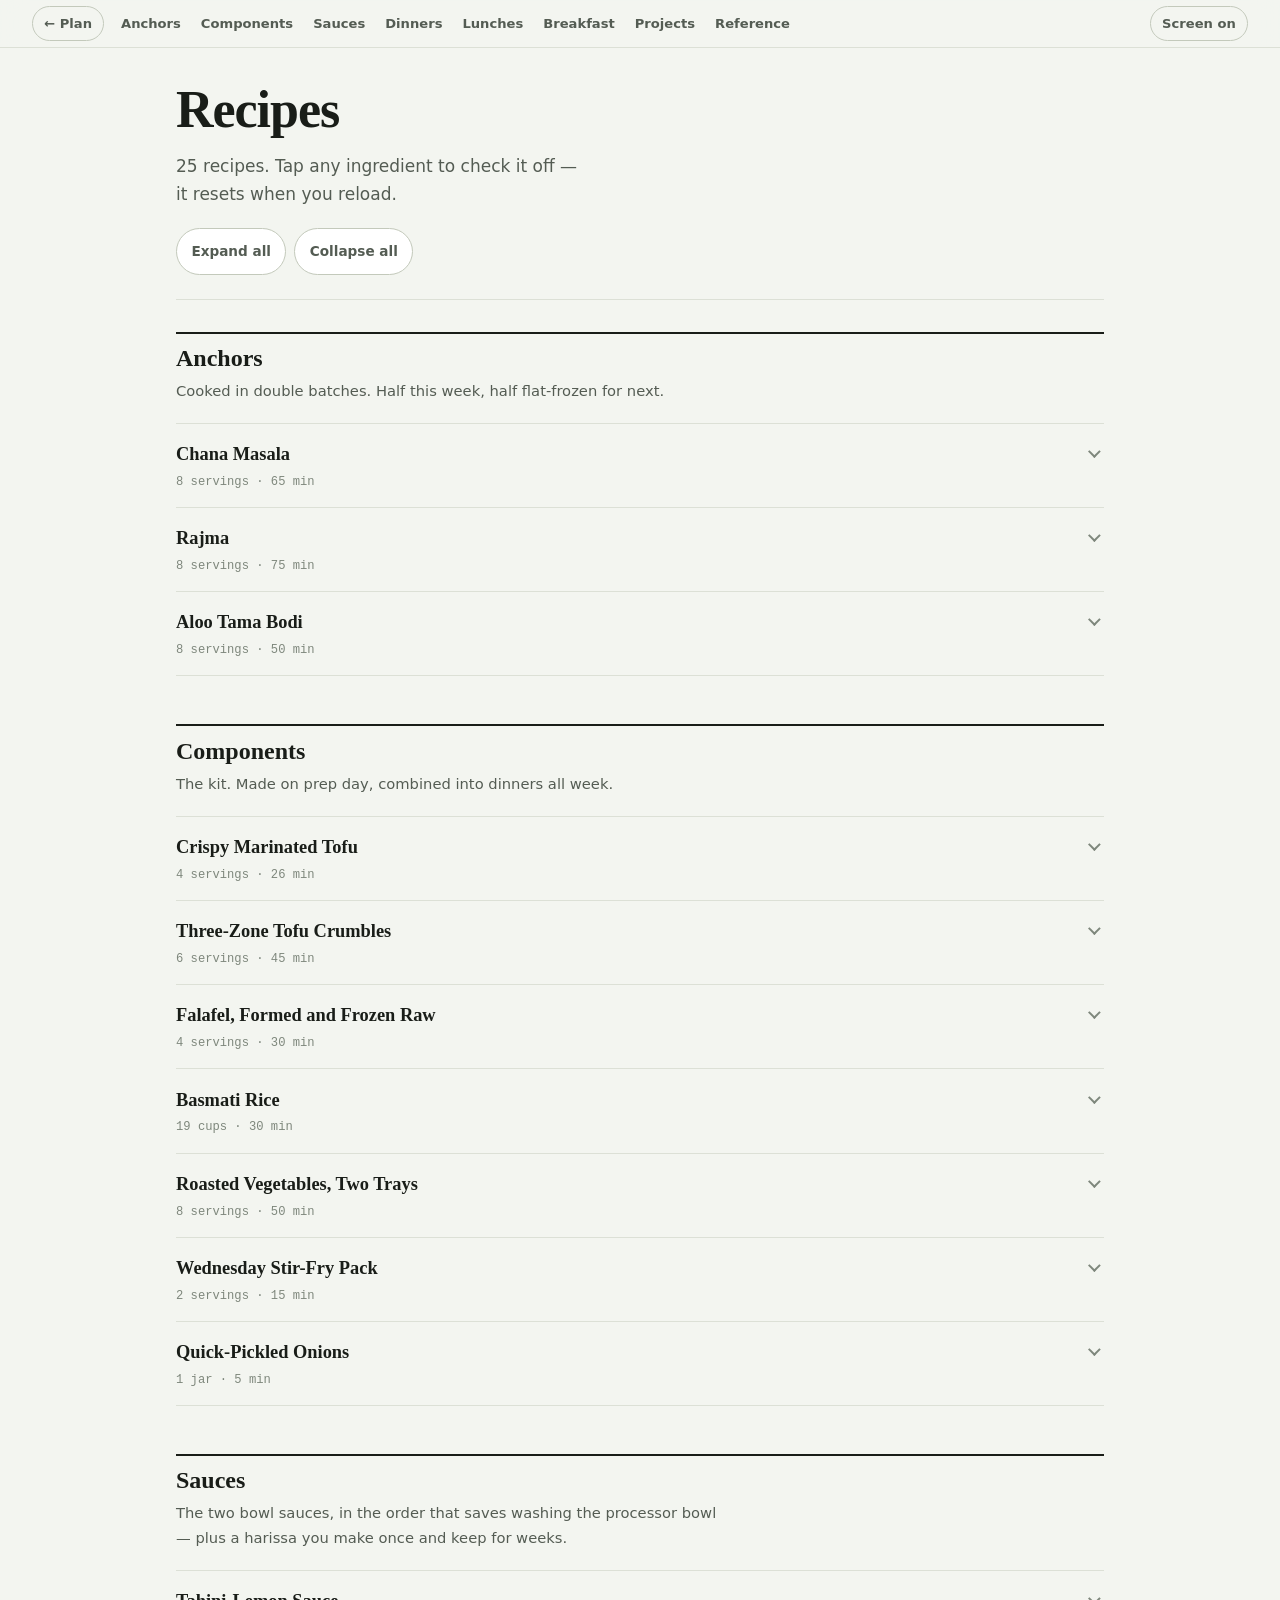
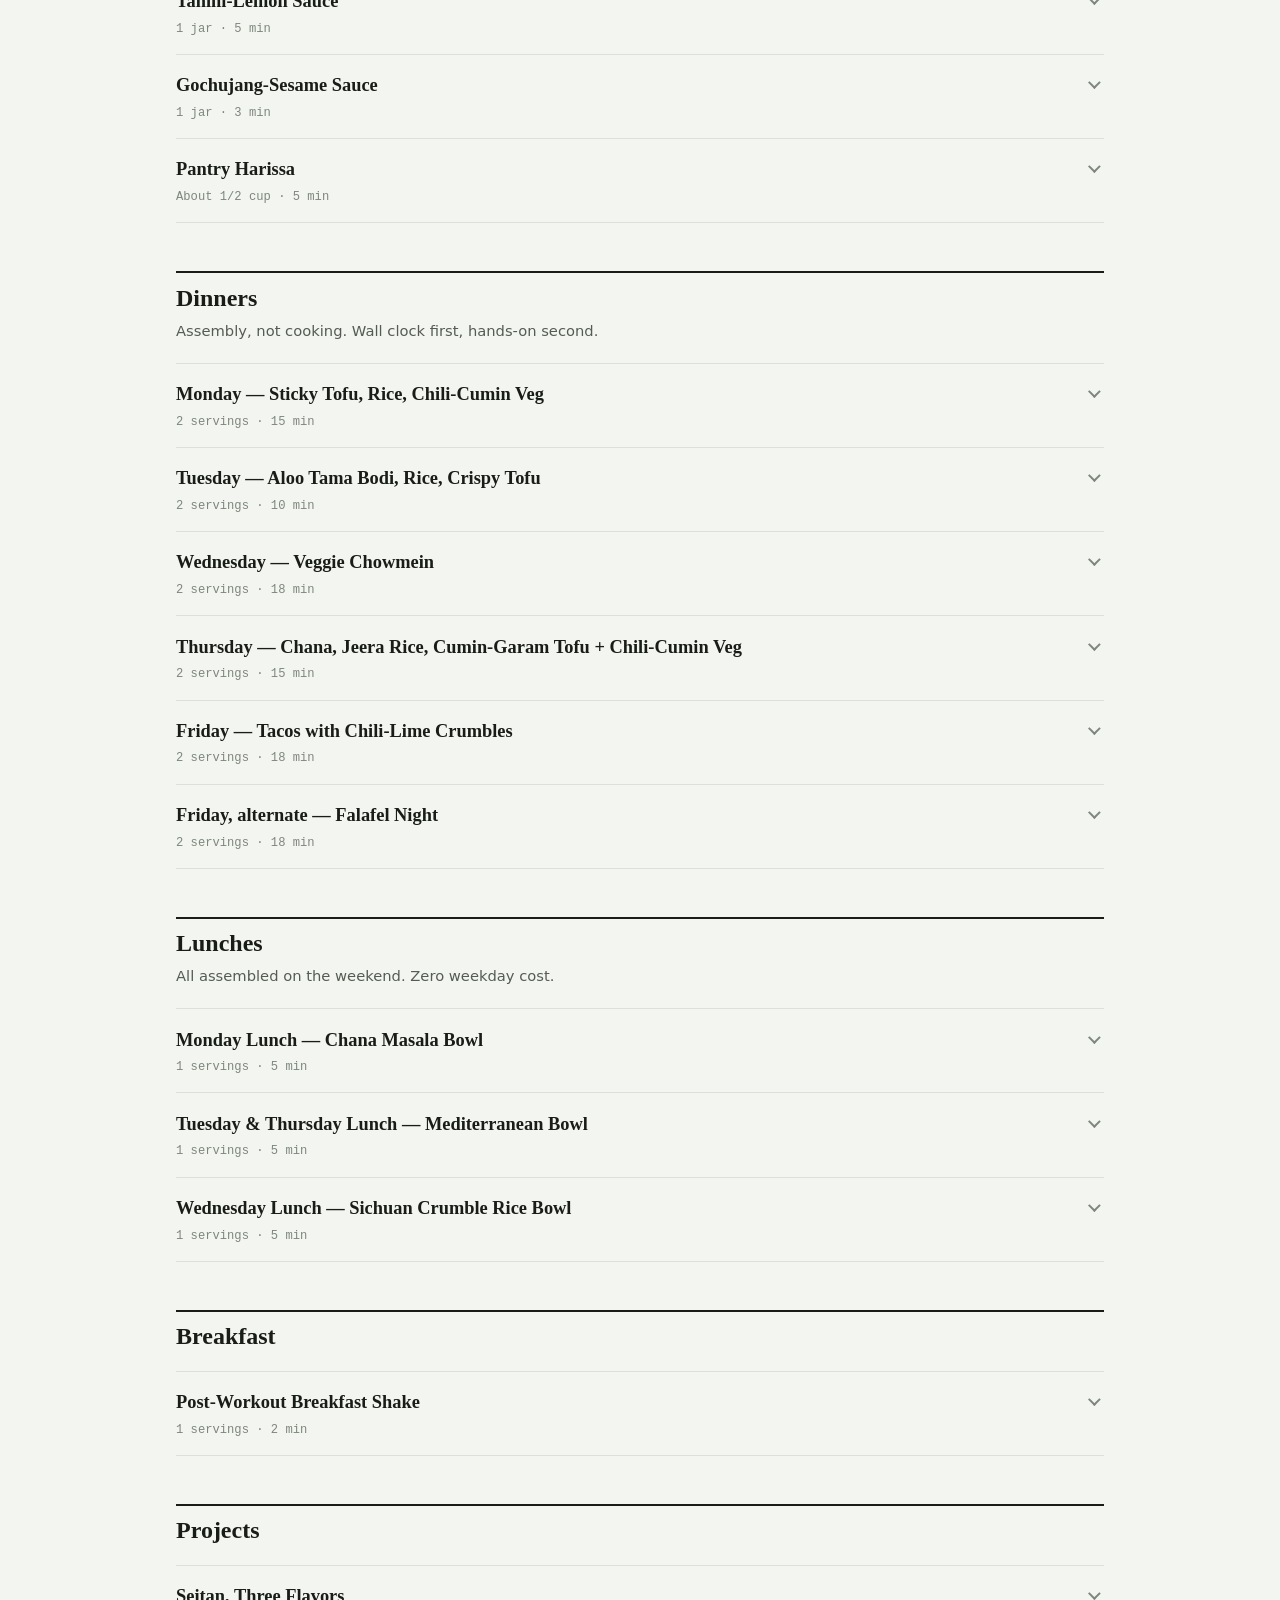
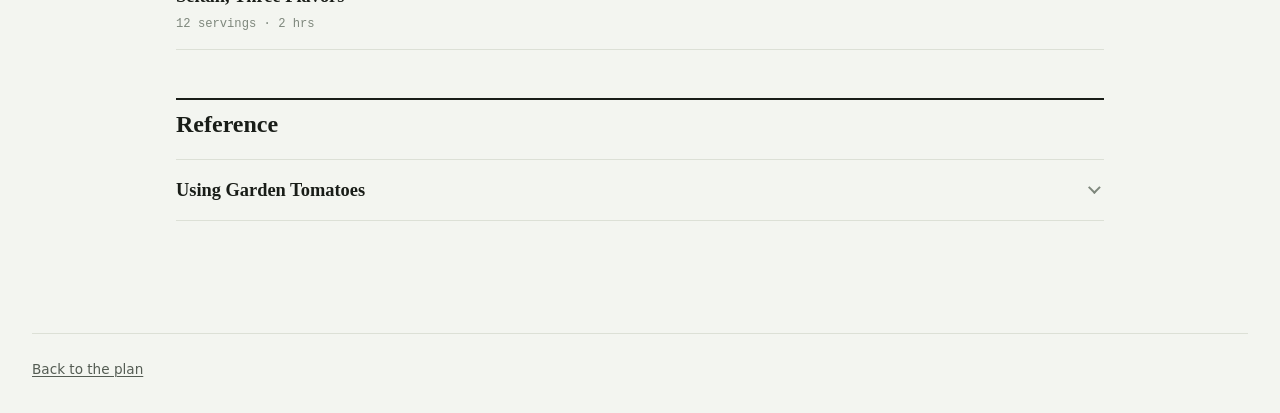
<file: recipes.html>
<!doctype html>
<html lang="en">
<head>
<meta charset="utf-8">
<meta name="viewport" content="width=device-width, initial-scale=1, viewport-fit=cover">
<title>Recipes · Sunday Kitchen</title>
<meta name="description" content="Every recipe in the Sunday Kitchen meal prep plan.">
<meta name="theme-color" content="#F3F5F0" media="(prefers-color-scheme: light)">
<meta name="theme-color" content="#121510" media="(prefers-color-scheme: dark)">
<meta name="apple-mobile-web-app-capable" content="yes">
<meta name="apple-mobile-web-app-status-bar-style" content="default">
<meta name="apple-mobile-web-app-title" content="Kitchen">
<link rel="apple-touch-icon" href="icon-180.png">
<link rel="icon" href="icon-32.png" sizes="32x32">
<link rel="manifest" href="manifest.webmanifest">
<link rel="stylesheet" href="style.css">
</head>
<body>
<nav class="topbar">
  <a class="back" href="./">&larr; Plan</a>
  <ol class="jump"><li><a href="#g-anchors">Anchors</a></li><li><a href="#g-components">Components</a></li><li><a href="#g-sauces">Sauces</a></li><li><a href="#g-dinners">Dinners</a></li><li><a href="#g-lunches">Lunches</a></li><li><a href="#g-breakfast">Breakfast</a></li><li><a href="#g-projects">Projects</a></li><li><a href="#g-reference">Reference</a></li></ol>
  <button id="wake" class="wake" type="button" aria-pressed="false"
          title="Keep the screen awake while cooking">Screen&nbsp;on</button>
</nav>
<main class="wrap">
  <header class="page-head">
    <h1>Recipes</h1>
    <p>25 recipes. Tap any ingredient to check it off — it resets when you reload.</p>
    <div class="controls">
      <button type="button" data-all="open">Expand all</button>
      <button type="button" data-all="close">Collapse all</button>
    </div>
  </header>
  <section class="group" id="g-anchors"><div class="group-head"><h2>Anchors</h2><p>Cooked in double batches. Half this week, half flat-frozen for next.</p></div><article class="recipe" id="anchor-chana-masala">
<details>
<summary><span class="r-name">Chana Masala</span><span class="r-meta">8 servings · 65 min</span></summary>
<div class="r-body">
<p class="r-desc">The Instant Pot anchor. Carries Monday&#x27;s lunch and Thursday&#x27;s dinner, and half the batch goes flat into the freezer.</p>
<h3 class="r-h">Ingredients</h3><ul class="ing">
<li><label><input type="checkbox"><span>2 cups dried chickpeas, soaked overnight</span></label></li>
<li><label><input type="checkbox"><span>2 large onions, finely diced</span></label></li>
<li><label><input type="checkbox"><span>6 cloves garlic, minced</span></label></li>
<li><label><input type="checkbox"><span>2 tbsp ginger, minced</span></label></li>
<li><label><input type="checkbox"><span>1 can (28 oz) crushed tomatoes</span></label></li>
<li><label><input type="checkbox"><span>2 tbsp tomato paste</span></label></li>
<li><label><input type="checkbox"><span>2 tsp cumin seeds</span></label></li>
<li><label><input type="checkbox"><span>2 tbsp ground coriander</span></label></li>
<li><label><input type="checkbox"><span>1 tbsp ground cumin</span></label></li>
<li><label><input type="checkbox"><span>2 tsp turmeric</span></label></li>
<li><label><input type="checkbox"><span>1-2 tsp kashmiri chili powder</span></label></li>
<li><label><input type="checkbox"><span>1 tbsp garam masala</span></label></li>
<li><label><input type="checkbox"><span>Juice of 1 lemon</span></label></li>
<li><label><input type="checkbox"><span>2 tbsp oil</span></label></li>
<li><label><input type="checkbox"><span>2 tsp salt</span></label></li>
<li><label><input type="checkbox"><span>2 1/2 cups water</span></label></li>
<li><label><input type="checkbox"><span>Cilantro, to finish</span></label></li>
</ul>
<h3 class="r-h">Method</h3><ol class="steps">
<li>Sauté mode. Oil, then cumin seeds until they sizzle and darken, about 30 seconds.</li>
<li>Onions, a full 10 minutes, until genuinely golden. This is the step everyone rushes and it&#x27;s where the depth comes from.</li>
<li>Garlic and ginger, 1 minute. Then tomato paste and all the GROUND spices, 1 minute — blooming them in fat is what separates this from a spice-flavored stew.</li>
<li>Crushed tomatoes, drained chickpeas, water, salt. Cancel sauté, seal, 18 min high pressure, then 10 minutes natural release. It takes about 12 minutes to come to pressure at this volume, so it&#x27;s done at the one-hour mark, not the 38-minute mark.</li>
<li>Mash a handful of chickpeas against the side of the pot to thicken the gravy.</li>
<li>Stir in the garam masala and the lemon juice OFF the heat — they&#x27;re aromatics, not base notes.</li>
</ol>
<h3 class="r-h">Notes</h3><div class="notes">
<p>Four servings this week, four flat-frozen for next. Better on day three than day one.</p>
<p>Canned chickpeas work — 4 x 15 oz, drained, and drop the pressure time to 5 minutes.</p>
<p><strong>TO PUSH THE PROTEIN HIGHER</strong>: add 1/2 cup red lentils with the water. They dissolve completely, thicken the gravy, and add about 18 g across the batch.</p>
<p><strong>WITH GARDEN TOMATOES</strong>: use about 2 lb fresh, cut the added water to 1 1/2 cups, and cook the tomatoes down for 5-8 minutes during the sauté stage before sealing. A pressure cooker evaporates nothing, so fresh tomatoes would otherwise thin the gravy into soup.</p>
<p>Cool on a sheet pan before bagging. Freeze half, flat — flat bags stack, and thaw in an hour instead of a day.</p>
<p>ROTATION PARTNERS for this slot: rajma, dal tadka, sambar-style lentil &amp; vegetable, aloo chana.</p>
</div>
<p class="used-in"><span>Used in</span> <a href="#lunch-mon-chana-bowl">Monday Lunch — Chana Masala Bowl</a> · <a href="#dinner-thu-chana-jeera-rice">Thursday — Chana, Jeera Rice, Cumin-Garam Tofu + Chili-Cumin Veg</a></p>
</div></details></article><article class="recipe" id="anchor-rajma">
<details>
<summary><span class="r-name">Rajma</span><span class="r-meta">8 servings · 75 min</span></summary>
<div class="r-body">
<p class="r-desc">The Instant Pot anchor, rajma week. Carries Monday&#x27;s lunch and Thursday&#x27;s dinner, half flat-frozen.</p>
<h3 class="r-h">Ingredients</h3><ul class="ing">
<li><label><input type="checkbox"><span>2 cups dried red kidney beans, soaked overnight</span></label></li>
<li><label><input type="checkbox"><span>2 large onions, finely diced</span></label></li>
<li><label><input type="checkbox"><span>8 cloves garlic, minced</span></label></li>
<li><label><input type="checkbox"><span>2 tbsp ginger, minced</span></label></li>
<li><label><input type="checkbox"><span>1 can (28 oz) crushed tomatoes</span></label></li>
<li><label><input type="checkbox"><span>2 tbsp tomato paste</span></label></li>
<li><label><input type="checkbox"><span>2 tsp cumin seeds</span></label></li>
<li><label><input type="checkbox"><span>1 tsp fenugreek seeds (methi), optional</span></label></li>
<li><label><input type="checkbox"><span>2 tbsp ground coriander</span></label></li>
<li><label><input type="checkbox"><span>1 tbsp ground cumin</span></label></li>
<li><label><input type="checkbox"><span>2 tsp turmeric</span></label></li>
<li><label><input type="checkbox"><span>1-2 tsp kashmiri chili powder</span></label></li>
<li><label><input type="checkbox"><span>1 tbsp garam masala</span></label></li>
<li><label><input type="checkbox"><span>Juice of 1 lemon</span></label></li>
<li><label><input type="checkbox"><span>3 tbsp oil</span></label></li>
<li><label><input type="checkbox"><span>2 tsp salt</span></label></li>
<li><label><input type="checkbox"><span>4 cups water</span></label></li>
<li><label><input type="checkbox"><span>Cilantro, to finish</span></label></li>
</ul>
<h3 class="r-h">Method</h3><ol class="steps">
<li>Sauté mode. Oil, then cumin seeds and fenugreek until they sizzle and darken, about 30 seconds.</li>
<li>Onions, a full 12 minutes — longer than the chana wants. Rajma has less acidity to hide behind, so the onion sweetness is doing more of the work. Take it to genuinely brown, not just soft.</li>
<li>Garlic and ginger, 1 minute. Then tomato paste and all the GROUND spices, 1 minute, to bloom them in the fat.</li>
<li>Crushed tomatoes, drained beans, 4 cups water, salt. Cancel sauté, seal, 25 min high pressure, then a full 15 minutes natural release. Kidney beans want longer than chickpeas at both ends.</li>
<li>Mash a generous handful of beans against the side of the pot. Rajma should be thick enough to sit on rice, not run off it — this is the step that gets it there.</li>
<li>Garam masala and lemon juice OFF the heat. Cilantro.</li>
</ol>
<h3 class="r-h">Notes</h3><div class="notes">
<p>SOAK THEM AND PRESSURE-COOK THEM. Raw red kidney beans contain a lectin that makes you genuinely ill, and — this is the counterintuitive part — a low, gentle simmer concentrates it rather than destroying it. A pressure cooker demolishes it completely, so the Instant Pot method here is the safe one. Never finish rajma in a slow cooker on low, and discard the soaking water.</p>
<p>Four servings this week, four flat-frozen for next. Like the chana, better on day three.</p>
<p>IT TAKES THE POT LONGER. 25 minutes at pressure plus a 15-minute natural release, against the chana&#x27;s 18 and 10. On the prep-session timeline that pushes the anchor&#x27;s finish from 1:12 to about 1:24, which still clears the stovetop before rice batch 2 — but it&#x27;s why the Sunday plan shows different times when you switch anchors.</p>
<p>Canned kidney beans work — 4 x 15 oz, drained and rinsed, dropped to 8 minutes at pressure. They&#x27;re already cooked through, so the safety question doesn&#x27;t arise.</p>
<p><strong>WITH GARDEN TOMATOES</strong>: about 2 lb fresh, and cut the added water to 3 cups. A sealed pot evaporates nothing.</p>
<p>ROTATION PARTNERS for this slot: chana masala, dal tadka, sambar-style lentil &amp; vegetable, aloo chana.</p>
</div>
<p class="used-in"><span>Used in</span> <a href="#lunch-mon-chana-bowl">Monday Lunch — Chana Masala Bowl</a> · <a href="#dinner-thu-chana-jeera-rice">Thursday — Chana, Jeera Rice, Cumin-Garam Tofu + Chili-Cumin Veg</a></p>
</div></details></article><article class="recipe" id="anchor-aloo-tama-bodi">
<details>
<summary><span class="r-name">Aloo Tama Bodi</span><span class="r-meta">8 servings · 50 min</span></summary>
<div class="r-body">
<p class="r-desc">The stovetop anchor. Tuesday&#x27;s dinner, with six servings frozen flat for the Tuesdays after.</p>
<h3 class="r-h">Ingredients</h3><ul class="ing">
<li><label><input type="checkbox"><span>2 cups dried black-eyed peas (bodi), soaked overnight</span></label></li>
<li><label><input type="checkbox"><span>1 1/2 cups tama (fermented bamboo shoot), drained and rinsed</span></label></li>
<li><label><input type="checkbox"><span>1 lb waxy potatoes — Yukon Gold or red, NOT russet — in 1-inch chunks</span></label></li>
<li><label><input type="checkbox"><span>2 large onions, diced</span></label></li>
<li><label><input type="checkbox"><span>8 cloves garlic</span></label></li>
<li><label><input type="checkbox"><span>2 tbsp ginger</span></label></li>
<li><label><input type="checkbox"><span>3 tbsp mustard oil, or neutral oil</span></label></li>
<li><label><input type="checkbox"><span>2 tsp cumin seeds</span></label></li>
<li><label><input type="checkbox"><span>1/2 tsp fenugreek seeds (methi), optional</span></label></li>
<li><label><input type="checkbox"><span>1 tbsp ground cumin</span></label></li>
<li><label><input type="checkbox"><span>1 tbsp ground coriander</span></label></li>
<li><label><input type="checkbox"><span>2 tsp turmeric</span></label></li>
<li><label><input type="checkbox"><span>1-2 tsp kashmiri chili powder</span></label></li>
<li><label><input type="checkbox"><span>1 tsp timur, or ground Sichuan pepper</span></label></li>
<li><label><input type="checkbox"><span>6 cups water</span></label></li>
<li><label><input type="checkbox"><span>Salt</span></label></li>
<li><label><input type="checkbox"><span>Cilantro, to finish</span></label></li>
</ul>
<h3 class="r-h">Method</h3><ol class="steps">
<li>FRY THE TAMA FIRST, in the oil, 5 minutes. This is the step people skip and it&#x27;s the one that matters — straight from the jar the bamboo shoot is aggressively sour, and frying rounds it into something savory.</li>
<li>Onions into the same pot, 10 minutes, until soft and browning at the edges. Garlic and ginger, 1 minute.</li>
<li>Cumin seeds, fenugreek, and the ground spices, 1 minute, to bloom them in the oil.</li>
<li>Drained bodi and 6 cups water. Bring up, then simmer.</li>
<li>AFTER 10 MINUTES, potatoes in. Simmer 20 more, until the bodi is tender and the potatoes give to a knife. The broth should thicken to a loose gravy, not a soup — mash a few potatoes against the side if it needs help.</li>
<li>Salt hard at the end. Cilantro off the heat.</li>
</ol>
<h3 class="r-h">Notes</h3><div class="notes">
<p>FRYING THE TAMA IS THE WHOLE TRICK. Unfried, the sourness dominates everything else in the pot. Five minutes in hot oil turns it savory and a little nutty, and it&#x27;s the difference between this tasting Nepali and tasting like a mistake.</p>
<p>Two servings this week (Tuesday dinner), six flat-frozen in bags of two. One batch is four Tuesdays: thaw a bag each week, and skip cooking this anchor on the next cooking week while the freezer still holds two bags.</p>
<p>WAXY POTATOES, NOT RUSSET, AND CUT THEM CHUNKY. Half this batch goes in the freezer, and potato does not love being frozen — it comes back slightly grainy. Waxy varieties hold their structure far better, and 1-inch chunks survive where dice turns to mush. It&#x27;s a curry, so a soft potato is a small sin, but russet dice would genuinely disappoint you by week two.</p>
<p>NO TIMUR? Ground Sichuan pepper is already in your kit for the crumbles, and it&#x27;s a close cousin — same numbing citrus family. Use the same amount.</p>
<p>PROTEIN is about 10 g a serving, which is on the light side for an anchor. That&#x27;s accounted for, and the kit covers it without new shopping: Tuesday takes crispy tofu alongside.</p>
<p>ROTATION PARTNERS for this slot: palak tofu, kwati, tofu keema matar, mismas tarkari.</p>
</div>
<p class="used-in"><span>Used in</span> <a href="#dinner-tue-aloo-tama">Tuesday — Aloo Tama Bodi, Rice, Crispy Tofu</a></p>
</div></details></article></section><section class="group" id="g-components"><div class="group-head"><h2>Components</h2><p>The kit. Made on prep day, combined into dinners all week.</p></div><article class="recipe" id="component-crispy-tofu">
<details>
<summary><span class="r-name">Crispy Marinated Tofu</span><span class="r-meta">4 servings · 26 min</span></summary>
<div class="r-body">
<p class="r-desc">Built on the freeze-thaw trick, which eliminates pressing entirely.</p>
<h3 class="r-h">Ingredients</h3><ul class="ing">
<li><label><input type="checkbox"><span>2 blocks (about 800 g) extra-firm tofu, frozen then thawed</span></label></li>
<li><label><input type="checkbox"><span>3 tbsp soy sauce</span></label></li>
<li><label><input type="checkbox"><span>1 tbsp rice vinegar</span></label></li>
<li><label><input type="checkbox"><span>1 tbsp maple syrup</span></label></li>
<li><label><input type="checkbox"><span>2 tsp sesame oil</span></label></li>
<li><label><input type="checkbox"><span>3 cloves garlic, grated</span></label></li>
<li><label><input type="checkbox"><span>1 tbsp ginger, grated</span></label></li>
<li><label><input type="checkbox"><span>2 tbsp cornstarch</span></label></li>
</ul>
<h3 class="r-h">Method</h3><ol class="steps">
<li><strong>AHEAD</strong>: put the tofu blocks in the freezer, still in their packages, midweek. Move them to the fridge the day before to thaw. Frozen-then-thawed tofu turns spongy and chewy, drinks marinade, and crisps far better — and you never have to press it again.</li>
<li>Squeeze the thawed blocks hard over the sink. They release a startling amount of water. Cube.</li>
<li>Whisk the marinade in a bowl big enough to toss in: soy sauce, rice vinegar, maple syrup, sesame oil, garlic, ginger, cornstarch. Add the cubes and turn them until every piece is coated and the cornstarch has disappeared. Ten minutes is plenty; overnight is fine too.</li>
<li>Air fryer 400°F, 18 minutes, shaking at 9. Or oven at 425°F for 30 minutes.</li>
</ol>
<h3 class="r-h">Notes</h3><div class="notes">
<p>The cornstarch is what gives you the crust. Don&#x27;t skip it.</p>
<p><strong>REHEATING</strong>: 4-5 minutes in the air fryer, no preheat needed. This is the difference between crispy tofu and sad tofu, and it costs nothing.</p>
<p>Seasoned deliberately neutral-savory so it can go Chinese on Monday and Mediterranean on Thursday without arguing.</p>
<p>Roughly half goes to Monday&#x27;s dinner. The rest is the week&#x27;s booster protein — about 10 g per 100 g.</p>
</div>
<p class="used-in"><span>Used in</span> <a href="#dinner-mon-sticky-tofu">Monday — Sticky Tofu, Rice, Chili-Cumin Veg</a></p>
</div></details></article><article class="recipe" id="component-tofu-crumbles">
<details>
<summary><span class="r-name">Three-Zone Tofu Crumbles</span><span class="r-meta">6 servings · 45 min</span></summary>
<div class="r-body">
<p class="r-desc">One sheet pan, three spice profiles, three ingredients out.</p>
<h3 class="r-h">Ingredients</h3><ul class="ing">
<li><label><input type="checkbox"><span>2 blocks (about 800 g) extra-firm tofu</span></label></li>
<li class="ing-head">SHARED BASE</li>
<li><label><input type="checkbox"><span>3 tbsp soy sauce</span></label></li>
<li><label><input type="checkbox"><span>2 tbsp chili oil or chili crisp</span></label></li>
<li><label><input type="checkbox"><span>1 tbsp rice vinegar</span></label></li>
<li><label><input type="checkbox"><span>2 tbsp cornstarch</span></label></li>
<li><label><input type="checkbox"><span>2 tsp garlic powder</span></label></li>
<li><label><input type="checkbox"><span>1 tsp onion powder</span></label></li>
<li><label><input type="checkbox"><span>Black pepper</span></label></li>
<li class="ing-head">SICHUAN ZONE</li>
<li><label><input type="checkbox"><span>1 tsp ground Sichuan pepper</span></label></li>
<li><label><input type="checkbox"><span>Extra chili crisp</span></label></li>
<li class="ing-head">CUMIN-GARAM MASALA ZONE</li>
<li><label><input type="checkbox"><span>1 tsp ground cumin</span></label></li>
<li><label><input type="checkbox"><span>1 tsp ground coriander</span></label></li>
<li><label><input type="checkbox"><span>1/2 tsp garam masala</span></label></li>
<li><label><input type="checkbox"><span>1/2 tsp turmeric</span></label></li>
<li><label><input type="checkbox"><span>1/2 tsp kashmiri chili powder</span></label></li>
<li class="ing-head">CHILI-LIME ZONE</li>
<li><label><input type="checkbox"><span>1 tsp smoked paprika</span></label></li>
<li><label><input type="checkbox"><span>1 tsp ground cumin</span></label></li>
<li><label><input type="checkbox"><span>1/2 tsp chipotle powder</span></label></li>
<li><label><input type="checkbox"><span>Zest of 1 lime</span></label></li>
</ul>
<h3 class="r-h">Method</h3><ol class="steps">
<li>Crumble the tofu BY HAND into pea-to-marble sized pieces. A knife gives you cubes; hands give you texture. No pressing, no freezing needed.</li>
<li>Toss everything in the shared base.</li>
<li>Spread on one parchment-lined sheet pan in three separate sections.</li>
<li>Season each section differently — Sichuan, cumin-garam masala, chili-lime. Same pan, same bake, three ingredients out.</li>
<li>425°F, 25-30 minutes, stirring at 15. They should be chewy with crisp edges, not dry.</li>
<li>Squeeze lime over the chili-lime section AFTER baking.</li>
</ol>
<h3 class="r-h">Notes</h3><div class="notes">
<p>THE CORNSTARCH IS WHAT MAKES THEM CRISP. It&#x27;s not optional.</p>
<p>Adapted from Yeung Man Cooking&#x27;s baked tofu crumbles.</p>
<p>WHERE EACH ZONE GOES, about 2 cups each. Split them on prep day, at portioning time:
Sichuan — 3 portions: two small pots for the Wednesday lunch bowls (1/2 cup A, 3/4 cup B), and the rest (~3/4 cup) in a tub labelled &quot;Wed chowmein&quot;.
Cumin-garam masala — 2 portions: 1 1/2 cups in a tub labelled &quot;Thu tofu + veg&quot; (that is both servings), and the rest (~1/2 cup) scattered over the two Monday lunch containers.
Chili-lime — 1 portion: all of it in a tub labelled &quot;Fri tacos&quot;; both servings come out of it on the night.</p>
<p>ON FALAFEL WEEKS, SEASON TWO ZONES, NOT THREE. Friday is falafel night that week, so nothing eats the chili-lime. Split the pan between Sichuan and cumin-garam masala instead.</p>
<p>Store them separately from wet food, and keep the three zones apart — they go soft against rice, and the whole point is that they&#x27;re three different things.</p>
<p>Whatever&#x27;s left over is the snack. That isn&#x27;t a consolation prize.</p>
</div>
<p class="used-in"><span>Used in</span> <a href="#lunch-wed-sichuan-crumble-bowl">Wednesday Lunch — Sichuan Crumble Rice Bowl</a> · <a href="#dinner-wed-chowmein">Wednesday — Veggie Chowmein</a> · <a href="#dinner-thu-chana-jeera-rice">Thursday — Chana, Jeera Rice, Cumin-Garam Tofu + Chili-Cumin Veg</a> · <a href="#dinner-fri-tacos">Friday — Tacos with Chili-Lime Crumbles</a></p>
</div></details></article><article class="recipe" id="component-falafel">
<details>
<summary><span class="r-name">Falafel, Formed and Frozen Raw</span><span class="r-meta">4 servings · 30 min</span></summary>
<div class="r-body">
<p class="r-desc">15 minutes on prep day, zero on the night.</p>
<h3 class="r-h">Ingredients</h3><ul class="ing">
<li><label><input type="checkbox"><span>2 cups dried chickpeas, soaked 18-24 hours (NEVER cooked, never canned)</span></label></li>
<li><label><input type="checkbox"><span>1 onion, roughly chopped</span></label></li>
<li><label><input type="checkbox"><span>5 cloves garlic</span></label></li>
<li><label><input type="checkbox"><span>1 packed cup parsley</span></label></li>
<li><label><input type="checkbox"><span>1 packed cup cilantro</span></label></li>
<li><label><input type="checkbox"><span>2 tsp ground cumin</span></label></li>
<li><label><input type="checkbox"><span>1 tsp ground coriander</span></label></li>
<li><label><input type="checkbox"><span>1/2 tsp cayenne</span></label></li>
<li><label><input type="checkbox"><span>1 1/2 tsp salt</span></label></li>
<li><label><input type="checkbox"><span>Black pepper</span></label></li>
<li><label><input type="checkbox"><span>1 tsp baking powder</span></label></li>
<li><label><input type="checkbox"><span>2-3 tbsp flour, only if it won&#x27;t hold</span></label></li>
</ul>
<h3 class="r-h">Method</h3><ol class="steps">
<li>Soak a bowl of dried chickpeas overnight — separate from any you&#x27;re cooking for other dishes. These ones do NOT get cooked. Drain and pat them properly dry.</li>
<li>Pulse everything except the baking powder in the food processor to a coarse, couscous-like texture — NOT a purée. Squeeze a handful; it should hold. Over-processing is the second most common way to ruin falafel.</li>
<li>Rest 30 minutes in the fridge.</li>
<li>Stir in the baking powder LAST, just before forming — it&#x27;s what makes them fluffy inside.</li>
<li>Form into PATTIES, not balls. Patties get more contact with the air fryer basket and cook far more evenly.</li>
<li>Freeze on a tray until solid, then bag. Keeps three months.</li>
<li><strong>TO COOK FROM FROZEN</strong>: air fryer at 375°F, 15 minutes, sprayed with oil, flipping halfway. No thawing.</li>
</ol>
<h3 class="r-h">Notes</h3><div class="notes">
<p><strong>THE RULE THAT MATTERS</strong>: dried soaked chickpeas, never cooked ones. Canned or cooked chickpeas make a wet paste that falls apart in the pan and tastes mushy. There is no way around this one.</p>
<p>Freeze it in the right state — formed raw, cooked fresh. Cooked falafel reheated on day four is dry and sad. Raw frozen falafel air-fried on the night is excellent.</p>
<p>Air-fried is good, not great. Deep-fried is genuinely better — crisper shell, fluffier interior. The raw frozen patties fry beautifully straight from the freezer if you ever want to do it properly.</p>
<p><strong>PROTEIN</strong>: about 19 g per serving, noticeably less dense than tofu or seitan. Add a full cup of edamame or a scoop of hummus alongside for a bigger portion.</p>
</div>
<p class="used-in"><span>Used in</span> <a href="#dinner-fri-falafel-night">Friday, alternate — Falafel Night</a></p>
</div></details></article><article class="recipe" id="component-basmati-rice">
<details>
<summary><span class="r-name">Basmati Rice</span><span class="r-meta">19 cups · 30 min</span></summary>
<div class="r-body">
<p class="r-desc">About 19 cups across two batches — the week&#x27;s grain.</p>
<h3 class="r-h">Ingredients</h3><ul class="ing">
<li><label><input type="checkbox"><span>5 cups basmati rice (Instant Pot batch)</span></label></li>
<li><label><input type="checkbox"><span>5 cups water</span></label></li>
<li><label><input type="checkbox"><span>3 cups basmati rice (stovetop batch)</span></label></li>
<li><label><input type="checkbox"><span>4 1/2 cups water</span></label></li>
<li><label><input type="checkbox"><span>Pinch of salt</span></label></li>
</ul>
<h3 class="r-h">Method</h3><ol class="steps">
<li>Rinse the rice until the water runs clear. That&#x27;s what keeps the grains separate.</li>
<li><strong>INSTANT POT BATCH</strong>: 5 cups rice, 5 cups water, a pinch of salt. Check your pot&#x27;s half-full line first — 5 cups dry is about the limit on a 6-quart.</li>
<li>6 minutes high pressure.</li>
<li>FULL 10 minute natural release — cutting it short gives you wet rice.</li>
<li>Fluff and spread on a sheet pan to cool fast.</li>
<li><strong>STOVETOP BATCH</strong>: one batch is not enough. 3 cups rinsed rice, 4 1/2 cups water, boil then lowest heat, lid on, 15 minutes, rest 10. Run this on the stovetop once the aloo tama is off it.</li>
</ol>
<h3 class="r-h">Notes</h3><div class="notes">
<p>Both batches together yield about 19 cups cooked, which is what the week actually needs: roughly 10 cups across the eight lunch containers, about 5 cups held back for Monday and Thursday dinners, and the rest frozen flat.</p>
<p><strong>STORAGE</strong>: half to the fridge, half frozen flat in portions. Frozen rice microwaves better than four-day-old fridge rice, and it skips the food-safety question entirely — cooked rice wants to get cold quickly and be eaten within four days.
Reheat: 3 minutes from frozen, 90 seconds from the fridge.</p>
<p><strong>JEERA RICE VARIATION</strong>: hot oil, 1 tsp cumin seeds until they pop, then cold rice tossed through with salt, 4 minutes.</p>
<p>The Instant Pot does the chana first and the rice second — don&#x27;t try to run both at once, the pressure times aren&#x27;t compatible.</p>
</div>
</div></details></article><article class="recipe" id="component-roasted-vegetables">
<details>
<summary><span class="r-name">Roasted Vegetables, Two Trays</span><span class="r-meta">8 servings · 50 min</span></summary>
<div class="r-body">
<p class="r-desc">Two trays, two spice profiles. The backbone of hands-off prep.</p>
<h3 class="r-h">Ingredients</h3><ul class="ing">
<li><label><input type="checkbox"><span>HARISSA TRAY — feeds only the four Mediterranean lunch bowls</span></label></li>
<li><label><input type="checkbox"><span>1 head cauliflower, or broccoli</span></label></li>
<li><label><input type="checkbox"><span>1 red pepper</span></label></li>
<li><label><input type="checkbox"><span>1 red onion</span></label></li>
<li><label><input type="checkbox"><span>1 zucchini</span></label></li>
<li><label><input type="checkbox"><span>2 cans chickpeas, drained and patted dry</span></label></li>
<li><label><input type="checkbox"><span>2 tbsp harissa</span></label></li>
<li><label><input type="checkbox"><span>2 tbsp olive oil</span></label></li>
<li><label><input type="checkbox"><span>Salt</span></label></li>
<li><label><input type="checkbox"><span>CHILI-CUMIN TRAY — every other &quot;roasted veg&quot; in the week</span></label></li>
<li><label><input type="checkbox"><span>2 sweet potatoes</span></label></li>
<li><label><input type="checkbox"><span>1 red onion</span></label></li>
<li><label><input type="checkbox"><span>1 bell or poblano pepper</span></label></li>
<li><label><input type="checkbox"><span>1 cup corn</span></label></li>
<li><label><input type="checkbox"><span>2 tsp ground cumin</span></label></li>
<li><label><input type="checkbox"><span>2 tsp chili powder</span></label></li>
<li><label><input type="checkbox"><span>1 tsp smoked paprika</span></label></li>
<li><label><input type="checkbox"><span>Oil</span></label></li>
<li><label><input type="checkbox"><span>Salt</span></label></li>
</ul>
<h3 class="r-h">Method</h3><ol class="steps">
<li>Cut everything roughly the same size. This matters more than what you cut.</li>
<li>Toss the harissa tray with harissa, olive oil and salt. Jarred is fine; the five-minute Pantry Harissa in the sauces section is better and cheaper. The chickpeas roast crisp and become the protein in all four Mediterranean bowls, so GIVE THEM ROOM — crowded chickpeas steam instead of crisping. Tip the second can onto the chili-cumin tray if the harissa one is full.</li>
<li>Toss the chili-cumin tray with cumin, chili powder, smoked paprika, oil and salt.</li>
<li>Both trays at 425°F for 30 minutes.</li>
</ol>
<h3 class="r-h">Notes</h3><div class="notes">
<p>THE TWO TRAYS ARE NOT INTERCHANGEABLE, so label them.</p>
<p>Harissa veg — 4 portions, and that is the whole tray: Tuesday lunch x2, Thursday lunch x2. Each portion is 1 / 1 1/2 cups veg and 1/2 / 3/4 cup chickpeas. Two go into Tuesday&#x27;s containers on prep day; the other two into a tub labelled &quot;Thu lunch&quot;, packed Wednesday night. Nothing else in the week uses it.</p>
<p>Chili-cumin veg — 6 portions across 3 meals: Monday dinner x2, Wednesday lunch x2, Thursday dinner x2. Split it three ways at portioning time: 2 cups into the Wednesday lunch containers (1 cup each); the rest halved between tubs labelled &quot;Mon dinner&quot; and &quot;Thu tofu + veg&quot;.</p>
<p>TWO CANS OF CHICKPEAS, NOT ONE. The Mediterranean bowl runs Tuesday AND Thursday for both of you — that is four bowls, not two. One can yields about 1 1/4 cups roasted, which works out to a third of a cup a bowl and is not enough to be anyone&#x27;s protein.</p>
<p>Budget 20 minutes of chopping for the pair — it&#x27;s the longest single job in the prep session.</p>
<p><strong>SHORTCUT</strong>: a bag of pre-cut vegetables for one tray saves about 10 minutes.</p>
<p>On a freezer week, pick different vegetables and a different spice profile from the week before. It&#x27;s the cheapest variety in the whole system.</p>
</div>
<p class="used-in"><span>Used in</span> <a href="#dinner-mon-sticky-tofu">Monday — Sticky Tofu, Rice, Chili-Cumin Veg</a> · <a href="#dinner-thu-chana-jeera-rice">Thursday — Chana, Jeera Rice, Cumin-Garam Tofu + Chili-Cumin Veg</a> · <a href="#lunch-mediterranean-bowl">Tuesday &amp; Thursday Lunch — Mediterranean Bowl</a> · <a href="#lunch-wed-sichuan-crumble-bowl">Wednesday Lunch — Sichuan Crumble Rice Bowl</a></p>
</div></details></article><article class="recipe" id="component-stir-fry-pack">
<details>
<summary><span class="r-name">Wednesday Stir-Fry Pack</span><span class="r-meta">2 servings · 15 min</span></summary>
<div class="r-body">
<p class="r-desc">Fifteen minutes on prep day that buys ten back on a Wednesday night.</p>
<h3 class="r-h">Ingredients</h3><ul class="ing">
<li><label><input type="checkbox"><span>1/2 medium cabbage, shredded</span></label></li>
<li><label><input type="checkbox"><span>2 carrots, shredded</span></label></li>
<li><label><input type="checkbox"><span>1 capsicum / bell pepper, sliced</span></label></li>
<li><label><input type="checkbox"><span>1 onion, sliced</span></label></li>
</ul>
<h3 class="r-h">Method</h3><ol class="steps">
<li>Shred everything into one bag. That&#x27;s the whole recipe.</li>
</ol>
<h3 class="r-h">Notes</h3><div class="notes">
<p>The highest-value fifteen minutes in the prep session. Chopping these fresh on a Wednesday is what turns a 15-minute chowmein into a 28-minute one. Doing it on prep day moves that work to a day when you actually have the time.</p>
<p>NEVER CUT THIS from the prep session. Along with the anchors and the crumbles, it&#x27;s one of the three things the week depends on.</p>
<p><strong>SHORTCUT WORTH TAKING</strong>: a bag of pre-shredded coleslaw mix is the same cabbage and carrot, costs about a dollar, and saves twelve of those fifteen minutes. Add a sliced onion and capsicum to it.</p>
</div>
<p class="used-in"><span>Used in</span> <a href="#dinner-wed-chowmein">Wednesday — Veggie Chowmein</a></p>
</div></details></article><article class="recipe" id="component-pickled-onions">
<details>
<summary><span class="r-name">Quick-Pickled Onions</span><span class="r-meta">1 jar · 5 min</span></summary>
<div class="r-body">
<p class="r-desc">Five minutes of work that makes everything else taste deliberate.</p>
<h3 class="r-h">Ingredients</h3><ul class="ing">
<li><label><input type="checkbox"><span>1 red onion, sliced thin</span></label></li>
<li><label><input type="checkbox"><span>1/2 cup vinegar, white or apple cider</span></label></li>
<li><label><input type="checkbox"><span>1/2 cup hot water</span></label></li>
<li><label><input type="checkbox"><span>1 tbsp sugar</span></label></li>
<li><label><input type="checkbox"><span>1 1/2 tsp salt</span></label></li>
</ul>
<h3 class="r-h">Method</h3><ol class="steps">
<li>Slice the onion as thin as you can be bothered to — thinner onions pickle faster and taste less raw.</li>
<li>Combine everything in a jar.</li>
<li>Ready in 30 minutes.</li>
</ol>
<h3 class="r-h">Notes</h3><div class="notes">
<p>Keeps three weeks, and makes leftovers taste deliberate.</p>
</div>
<p class="used-in"><span>Used in</span> <a href="#lunch-mediterranean-bowl">Tuesday &amp; Thursday Lunch — Mediterranean Bowl</a> · <a href="#dinner-fri-tacos">Friday — Tacos with Chili-Lime Crumbles</a> · <a href="#dinner-fri-falafel-night">Friday, alternate — Falafel Night</a></p>
</div></details></article></section><section class="group" id="g-sauces"><div class="group-head"><h2>Sauces</h2><p>The two bowl sauces, in the order that saves washing the processor bowl — plus a harissa you make once and keep for weeks.</p></div><article class="recipe" id="sauce-tahini-lemon">
<details>
<summary><span class="r-name">Tahini-Lemon Sauce</span><span class="r-meta">1 jar · 5 min</span></summary>
<div class="r-body">
<h3 class="r-h">Ingredients</h3><ul class="ing">
<li><label><input type="checkbox"><span>1/2 cup tahini</span></label></li>
<li><label><input type="checkbox"><span>1/4 cup lemon juice</span></label></li>
<li><label><input type="checkbox"><span>2 cloves garlic</span></label></li>
<li><label><input type="checkbox"><span>1/2 tsp ground cumin</span></label></li>
<li><label><input type="checkbox"><span>1/2 tsp salt</span></label></li>
<li><label><input type="checkbox"><span>4-6 tbsp cold water</span></label></li>
</ul>
<h3 class="r-h">Method</h3><ol class="steps">
<li>Blitz everything in the food processor, adding the water last and slowly.</li>
<li>IT WILL SEIZE INTO CEMENT BEFORE IT LOOSENS. This alarms everyone the first time. Keep adding water. Keep going. It comes back.</li>
</ol>
<h3 class="r-h">Notes</h3><div class="notes">
<p>Make this FIRST in the sauce sequence — tahini, then gochujang-sesame — and the gochujang never touches the processor, so the bowl gets washed once.</p>
</div>
<p class="used-in"><span>Used in</span> <a href="#lunch-mediterranean-bowl">Tuesday &amp; Thursday Lunch — Mediterranean Bowl</a> · <a href="#dinner-fri-falafel-night">Friday, alternate — Falafel Night</a></p>
</div></details></article><article class="recipe" id="sauce-gochujang-sesame">
<details>
<summary><span class="r-name">Gochujang-Sesame Sauce</span><span class="r-meta">1 jar · 3 min</span></summary>
<div class="r-body">
<h3 class="r-h">Ingredients</h3><ul class="ing">
<li><label><input type="checkbox"><span>3 tbsp gochujang</span></label></li>
<li><label><input type="checkbox"><span>2 tbsp rice vinegar</span></label></li>
<li><label><input type="checkbox"><span>2 tbsp toasted sesame oil</span></label></li>
<li><label><input type="checkbox"><span>1 tbsp maple syrup</span></label></li>
<li><label><input type="checkbox"><span>1 tbsp soy sauce</span></label></li>
<li><label><input type="checkbox"><span>1 tbsp sesame seeds</span></label></li>
<li><label><input type="checkbox"><span>1 clove garlic, grated</span></label></li>
</ul>
<h3 class="r-h">Method</h3><ol class="steps">
<li>Whisk together in the jar you&#x27;ll store it in. That&#x27;s it.</li>
</ol>
<h3 class="r-h">Notes</h3><div class="notes">
<p>This one never touches the food processor, which is why it comes second. Whisk it in the jar while the tahini is blitzing.</p>
</div>
<p class="used-in"><span>Used in</span> <a href="#lunch-wed-sichuan-crumble-bowl">Wednesday Lunch — Sichuan Crumble Rice Bowl</a></p>
</div></details></article><article class="recipe" id="sauce-harissa">
<details>
<summary><span class="r-name">Pantry Harissa</span><span class="r-meta">About 1/2 cup · 5 min</span></summary>
<div class="r-body">
<p class="r-desc">The five-minute pantry version, from spices this plan already buys. One batch covers a month.</p>
<h3 class="r-h">Ingredients</h3><ul class="ing">
<li><label><input type="checkbox"><span>3 tbsp kashmiri chili powder (or 2 tbsp smoked paprika + 1 tsp cayenne)</span></label></li>
<li><label><input type="checkbox"><span>2 tbsp tomato paste</span></label></li>
<li><label><input type="checkbox"><span>5 cloves garlic, grated</span></label></li>
<li><label><input type="checkbox"><span>1 tsp ground cumin</span></label></li>
<li><label><input type="checkbox"><span>1 tsp ground coriander</span></label></li>
<li><label><input type="checkbox"><span>1 tsp caraway seeds, toasted and ground (optional, but it is the signature note)</span></label></li>
<li><label><input type="checkbox"><span>1 tbsp lemon juice</span></label></li>
<li><label><input type="checkbox"><span>1/2 tsp salt</span></label></li>
<li><label><input type="checkbox"><span>5 tbsp olive oil</span></label></li>
</ul>
<h3 class="r-h">Method</h3><ol class="steps">
<li>If you have caraway seeds, toast them in a dry pan for 30 seconds until fragrant, then grind. This is the flavour that makes harissa taste like harissa rather than a generic chili paste.</li>
<li>Stir everything together into a thick, spoonable paste, adding the olive oil last and a little at a time. It should hold its shape on a spoon, like tomato paste, not pour.</li>
<li>Taste for salt and heat. Kashmiri chili is mild and mostly there for colour, so add cayenne if you want it hotter.</li>
<li>Store in a jar with a thin film of olive oil on top. Keeps about 3 weeks in the fridge.</li>
</ol>
<h3 class="r-h">Notes</h3><div class="notes">
<p>Harissa is a Tunisian chili paste: dried red chilies, garlic, olive oil, and a spice trio of caraway, coriander and cumin. This is the five-minute pantry version, built from things this plan already has you buying.</p>
<p><strong>THE PROPER VERSION, if you want it</strong>: soak 10 dried red chilies (kashmiri, guajillo or New Mexico) in boiling water for 20-30 minutes with the stems and most seeds removed, then blend with 5 cloves garlic, 1 tsp each toasted caraway, cumin and coriander, 1 tsp salt, 1 tbsp lemon juice and 4-5 tbsp olive oil. Better texture and a rounder flavour, 30 minutes instead of 5.</p>
<p>CARAWAY IS THE ONE TO CHASE. It is not interchangeable with cumin despite the similar look. Without it you get a very good chili-garlic paste that is not quite harissa.</p>
<p><strong>IF YOU SKIP HARISSA ENTIRELY</strong>: season the roasting tray with smoked paprika, cumin, garlic, olive oil and lemon instead. It stops being a harissa tray, but it roasts just as well and still works under tahini in the Mediterranean bowls.</p>
<p>You need 2 tbsp per roasting tray, so one batch covers a month.</p>
</div>
<p class="used-in"><span>Used in</span> <a href="#component-roasted-vegetables">Roasted Vegetables, Two Trays</a></p>
</div></details></article></section><section class="group" id="g-dinners"><div class="group-head"><h2>Dinners</h2><p>Assembly, not cooking. Wall clock first, hands-on second.</p></div><article class="recipe" id="dinner-mon-sticky-tofu">
<details>
<summary><span class="r-name">Monday — Sticky Tofu, Rice, Chili-Cumin Veg</span><span class="r-meta">2 servings · 15 min</span></summary>
<div class="r-body">
<h3 class="r-h">Ingredients</h3><ul class="ing">
<li><label><input type="checkbox"><span>Crispy marinated tofu, from the prep session</span></label></li>
<li><label><input type="checkbox"><span>Cooked rice</span></label></li>
<li><label><input type="checkbox"><span>Chili-cumin roasted vegetables</span></label></li>
<li><label><input type="checkbox"><span>3 tbsp soy sauce</span></label></li>
<li><label><input type="checkbox"><span>2 tbsp maple syrup</span></label></li>
<li><label><input type="checkbox"><span>1 tbsp rice vinegar</span></label></li>
<li><label><input type="checkbox"><span>2 cloves garlic, grated</span></label></li>
<li><label><input type="checkbox"><span>1 tsp ginger, grated</span></label></li>
<li><label><input type="checkbox"><span>1/2 tsp chili flakes</span></label></li>
<li><label><input type="checkbox"><span>1 tsp cornstarch slurried in 2 tbsp water</span></label></li>
<li><label><input type="checkbox"><span>Sesame seeds</span></label></li>
<li><label><input type="checkbox"><span>Scallions</span></label></li>
</ul>
<h3 class="r-h">Method</h3><ol class="steps">
<li>Crispy tofu into the air fryer, 400°F for 5 minutes. No preheat needed for a reheat, and this is the difference between crispy tofu and sad tofu.</li>
<li>Rice into the microwave — 3 minutes from frozen, 90 seconds from the fridge.</li>
<li>The glaze, in a pan: soy, maple, rice vinegar, garlic, ginger, chili flakes, cornstarch slurry. Bubble 2 minutes until glossy. Warm the chili-cumin veg in the same pan alongside.</li>
<li>TOSS THE TOFU THROUGH THE GLAZE OFF THE HEAT. Do it over the flame and the crust goes soft.</li>
<li>Sesame seeds, scallions.</li>
</ol>
<h3 class="r-h">Notes</h3><div class="notes">
<p>15 minutes wall clock, 10 minutes hands-on.</p>
<p><strong>MACROS</strong> — Person A: 628 kcal, 25 g protein. Person B: 881 kcal, 39 g protein. That is 150 g of tofu for A and 250 g for B, which is what &quot;half the batch&quot; comes to.</p>
<p><strong>ROTATION</strong>: from week 3 this slot alternates with char siu seitan — sear the slices hard in a dry pan, then the same glaze off the heat. From week 5, optionally satay tempeh: steam it 10 minutes first — that removes the bitterness, and skipping it is why most people think they don&#x27;t like tempeh — then sear and use the same glaze. If you want it peanutty, whisk 2 tbsp peanut butter and a squeeze of lime into the glaze.</p>
</div>
</div></details></article><article class="recipe" id="dinner-tue-aloo-tama">
<details>
<summary><span class="r-name">Tuesday — Aloo Tama Bodi, Rice, Crispy Tofu</span><span class="r-meta">2 servings · 10 min</span></summary>
<div class="r-body">
<h3 class="r-h">Ingredients</h3><ul class="ing">
<li><label><input type="checkbox"><span>Aloo tama bodi, from the prep session</span></label></li>
<li><label><input type="checkbox"><span>Cooked rice</span></label></li>
<li><label><input type="checkbox"><span>Crispy marinated tofu, from the prep session</span></label></li>
<li><label><input type="checkbox"><span>Cilantro</span></label></li>
<li><label><input type="checkbox"><span>Lemon wedges</span></label></li>
</ul>
<h3 class="r-h">Method</h3><ol class="steps">
<li>Crispy tofu into the air fryer, 400°F for 5 minutes. Start here — everything else finishes faster than it does.</li>
<li>Aloo tama into a pan or the microwave, 4 minutes. A splash of water if it tightened up in the fridge.</li>
<li>Rice — 3 minutes from frozen, 90 seconds from the fridge.</li>
<li>Tofu on top or alongside, cilantro, a squeeze of lemon.</li>
</ol>
<h3 class="r-h">Notes</h3><div class="notes">
<p>10 minutes wall clock, 4 minutes hands-on. This is now the easiest dinner of the week — nothing here is cooking, it&#x27;s all reheating.</p>
<p><strong>MACROS</strong> — Person A: 575 kcal, 27 g protein. Person B: 883 kcal, 43 g protein. That assumes 100 g of crispy tofu for A and 200 g for B.</p>
<p>THE TOFU ISN&#x27;T OPTIONAL HERE. Aloo tama runs about 10 g of protein a serving on its own; the crispy tofu is what brings the plate up to where the rest of the week sits. Monday only uses half the batch, so it&#x27;s already in the fridge waiting.</p>
<p><strong>ROTATION</strong>: the anchor in this slot changes every cycle — aloo tama bodi, palak tofu, kwati, tofu keema matar.</p>
</div>
</div></details></article><article class="recipe" id="dinner-wed-chowmein">
<details>
<summary><span class="r-name">Wednesday — Veggie Chowmein</span><span class="r-meta">2 servings · 18 min</span></summary>
<div class="r-body">
<h3 class="r-h">Ingredients</h3><ul class="ing">
<li><label><input type="checkbox"><span>Chowmein or lo mein noodles, for 2</span></label></li>
<li><label><input type="checkbox"><span>Wednesday stir-fry pack (shredded cabbage, carrot, capsicum, onion)</span></label></li>
<li><label><input type="checkbox"><span>2 eggs, optional</span></label></li>
<li><label><input type="checkbox"><span>1 cup shelled edamame</span></label></li>
<li><label><input type="checkbox"><span>1 cup Sichuan tofu crumbles, optional or instead of the eggs</span></label></li>
<li><label><input type="checkbox"><span>2 cloves garlic</span></label></li>
<li><label><input type="checkbox"><span>Oil</span></label></li>
<li><label><input type="checkbox"><span>3 tbsp soy sauce</span></label></li>
<li><label><input type="checkbox"><span>1 tbsp dark soy sauce</span></label></li>
<li><label><input type="checkbox"><span>1 tbsp rice vinegar</span></label></li>
<li><label><input type="checkbox"><span>1 tsp sugar</span></label></li>
<li><label><input type="checkbox"><span>White pepper</span></label></li>
<li><label><input type="checkbox"><span>Chili</span></label></li>
<li><label><input type="checkbox"><span>Scallions</span></label></li>
</ul>
<h3 class="r-h">Method</h3><ol class="steps">
<li>Kettle water into a pot. Noodles 3 minutes, drain, toss with a little oil so they don&#x27;t weld together.</li>
<li>Biggest pan you own, as hot as it goes. Oil, garlic, then THE WHOLE STIR-FRY PACK — 5 minutes, hard heat, keep it moving. Crowding steams it; you want char.</li>
<li>Push the veg aside and scramble the eggs in the space. Or skip them and add a cup of Sichuan crumbles — the dish doesn&#x27;t miss them.</li>
<li>Noodles and edamame in, then the sauce. Toss hard, 2 minutes.</li>
<li>Scallions.</li>
</ol>
<h3 class="r-h">Notes</h3><div class="notes">
<p>18 minutes wall clock, 14 hands-on. The longest dinner of the week, because a stir-fry has to be watched the whole time.</p>
<p><strong>MACROS</strong> — Person A: 432 kcal, 24 g protein. Person B: 573 kcal, 32 g protein. With the eggs and the crumbles both in; it is the lightest dinner of the week, so this is a good night for B&#x27;s edamame booster.</p>
<p>THIS ASSUMES THE STIR-FRY PACK EXISTS. Chopping the vegetables fresh puts this at 28 minutes.</p>
<p><strong>TO GET IT TO 12 MINUTES</strong>: cook the noodles on prep day, two minutes under, tossed in oil — that&#x27;s how restaurants hold lo mein. They&#x27;re slightly softer by Wednesday, but it removes the boil from the weeknight entirely.</p>
</div>
</div></details></article><article class="recipe" id="dinner-thu-chana-jeera-rice">
<details>
<summary><span class="r-name">Thursday — Chana, Jeera Rice, Cumin-Garam Tofu + Chili-Cumin Veg</span><span class="r-meta">2 servings · 15 min</span></summary>
<div class="r-body">
<h3 class="r-h">Ingredients</h3><ul class="ing">
<li><label><input type="checkbox"><span>Chana masala — or rajma, or whichever Instant Pot anchor this week uses</span></label></li>
<li><label><input type="checkbox"><span>Cooked rice</span></label></li>
<li><label><input type="checkbox"><span>1 tsp cumin seeds</span></label></li>
<li><label><input type="checkbox"><span>Oil</span></label></li>
<li><label><input type="checkbox"><span>Salt</span></label></li>
<li><label><input type="checkbox"><span>Cumin-garam masala tofu crumbles, the &quot;Thu tofu + veg&quot; tub</span></label></li>
<li><label><input type="checkbox"><span>Chili-cumin roasted vegetables, the &quot;Thu tofu + veg&quot; tub</span></label></li>
<li><label><input type="checkbox"><span>Lemon</span></label></li>
<li><label><input type="checkbox"><span>Cilantro</span></label></li>
<li><label><input type="checkbox"><span>Soy yogurt, cucumber and cumin, for optional raita</span></label></li>
</ul>
<h3 class="r-h">Method</h3><ol class="steps">
<li>Two pans at once.</li>
<li><strong>PAN 1, jeera rice</strong>: hot oil, cumin seeds until they pop, then cold rice tossed through with salt, 4 minutes.</li>
<li><strong>PAN 2, the tofu and veg</strong>: cumin-garam masala crumbles warmed with the chili-cumin veg, 4 minutes. Lemon, cilantro.</li>
<li>Chana in the microwave, 4 minutes.</li>
<li>Optional raita: soy yogurt, grated cucumber, cumin, salt.</li>
</ol>
<h3 class="r-h">Notes</h3><div class="notes">
<p>15 minutes wall clock, 12 hands-on.</p>
<p><strong>MACROS</strong> — Person A: 801 kcal, 30 g protein. Person B: 1,100 kcal, 41 g protein. The heaviest plate of the week for B, so make tonight&#x27;s booster 1/2 cup of crumbles rather than a cup of edamame.</p>
<p><strong>WITH GARDEN TOMATOES</strong>: kachumber is the right foil for a heavy curry — diced tomato, cucumber, red onion, lemon, cumin, cilantro. Five minutes.</p>
<p><strong>ROTATION</strong>: the anchor in this slot changes every cycle — chana masala, rajma, dal tadka, sambar-style lentil &amp; vegetable, aloo chana.</p>
</div>
</div></details></article><article class="recipe" id="dinner-fri-tacos">
<details>
<summary><span class="r-name">Friday — Tacos with Chili-Lime Crumbles</span><span class="r-meta">2 servings · 18 min</span></summary>
<div class="r-body">
<h3 class="r-h">Ingredients</h3><ul class="ing">
<li><label><input type="checkbox"><span>Chili-lime tofu crumbles</span></label></li>
<li><label><input type="checkbox"><span>1 can black beans</span></label></li>
<li><label><input type="checkbox"><span>1 tsp ground cumin</span></label></li>
<li><label><input type="checkbox"><span>2 cloves garlic</span></label></li>
<li><label><input type="checkbox"><span>Tortillas</span></label></li>
<li><label><input type="checkbox"><span>1/4 cabbage, shredded</span></label></li>
<li><label><input type="checkbox"><span>2 limes</span></label></li>
<li><label><input type="checkbox"><span>Quick-pickled onions</span></label></li>
<li><label><input type="checkbox"><span>1 avocado</span></label></li>
<li><label><input type="checkbox"><span>Salsa, or fresh pico de gallo</span></label></li>
<li><label><input type="checkbox"><span>Cilantro</span></label></li>
<li><label><input type="checkbox"><span>Salt</span></label></li>
</ul>
<h3 class="r-h">Method</h3><ol class="steps">
<li>Black beans with cumin and garlic, 5 minutes.</li>
<li>Chili-lime crumbles in the same pan after, 4 minutes with a squeeze of lime.</li>
<li>Slaw — shredded cabbage, lime, salt. 3 minutes.</li>
<li>Tortillas blistered directly over the flame, 4 minutes.</li>
<li>Assemble with pickled onions, avocado, salsa, cilantro.</li>
</ol>
<h3 class="r-h">Notes</h3><div class="notes">
<p>18 minutes wall clock, 15 hands-on. Each component is simple, but there are five of them.</p>
<p><strong>TREAT NIGHT</strong>: if Impossible grounds or TVP are going to appear in the week, they appear here, and only here. Once a week, maximum.</p>
<p><strong>MACROS</strong> — Person A: 674 kcal, 30 g protein. Person B: 895 kcal, 39 g protein. With 3 corn tortillas for A and 4 for B.</p>
<p><strong>WITH GARDEN TOMATOES</strong>: fresh pico de gallo instead of jarred salsa — tomato, onion, jalapeño, lime, cilantro, salt. Five minutes, and it&#x27;s not close.</p>
<p>Alternates with falafel night.</p>
</div>
</div></details></article><article class="recipe" id="dinner-fri-falafel-night">
<details>
<summary><span class="r-name">Friday, alternate — Falafel Night</span><span class="r-meta">2 servings · 18 min</span></summary>
<div class="r-body">
<h3 class="r-h">Ingredients</h3><ul class="ing">
<li><label><input type="checkbox"><span>Falafel patties, frozen raw</span></label></li>
<li><label><input type="checkbox"><span>Pita or flatbread</span></label></li>
<li><label><input type="checkbox"><span>1/4 cabbage, shredded</span></label></li>
<li><label><input type="checkbox"><span>1 lemon</span></label></li>
<li><label><input type="checkbox"><span>Olive oil</span></label></li>
<li><label><input type="checkbox"><span>Tahini-lemon sauce</span></label></li>
<li><label><input type="checkbox"><span>Quick-pickled onions</span></label></li>
<li><label><input type="checkbox"><span>Cucumber</span></label></li>
<li><label><input type="checkbox"><span>Tomato</span></label></li>
<li><label><input type="checkbox"><span>Parsley</span></label></li>
<li><label><input type="checkbox"><span>Salt</span></label></li>
</ul>
<h3 class="r-h">Method</h3><ol class="steps">
<li>Falafel patties from the freezer into the air fryer. 375°F, 15 minutes, sprayed with oil, flipped halfway. Walk away.</li>
<li>Warm the pita — over the flame, or in the air fryer for the last 2 minutes.</li>
<li>Slaw: shredded cabbage, lemon, salt, olive oil. 3 minutes.</li>
<li>Assemble with tahini-lemon, pickled onions, cucumber, tomato, parsley.</li>
</ol>
<h3 class="r-h">Notes</h3><div class="notes">
<p><strong>MACROS</strong> — Person A: 821 kcal, 33 g protein. Person B: 1,057 kcal, 40 g protein. One serving of falafel each, 1 pita for A and 2 for B.</p>
<p>18 minutes wall clock, 8 hands-on — most of it is the air fryer working alone.</p>
<p>The same assembly as taco night with different seasonings, which is exactly why it slots here: warm flatbread, a crisp protein, pickled onions, a creamy sauce, a slaw. Three of those five are already in the kit. Pita instead of tortillas is the only new item.</p>
<p>OPTIONAL HUMMUS takes four minutes in the food processor you already have out on prep day — chickpeas, tahini, lemon, garlic, ice water. Worth it on falafel weeks for the extra protein, but tahini alone does the job.</p>
</div>
</div></details></article></section><section class="group" id="g-lunches"><div class="group-head"><h2>Lunches</h2><p>All assembled on the weekend. Zero weekday cost.</p></div><article class="recipe" id="lunch-mon-chana-bowl">
<details>
<summary><span class="r-name">Monday Lunch — Chana Masala Bowl</span><span class="r-meta">1 servings · 5 min</span></summary>
<div class="r-body">
<h3 class="r-h">Ingredients</h3><ul class="ing">
<li><label><input type="checkbox"><span>Chana masala, or whichever Instant Pot anchor this week uses</span></label></li>
<li><label><input type="checkbox"><span>Cooked rice</span></label></li>
<li><label><input type="checkbox"><span>Shelled edamame</span></label></li>
<li><label><input type="checkbox"><span>Cilantro</span></label></li>
<li><label><input type="checkbox"><span>Lemon wedge, packed separately</span></label></li>
</ul>
<h3 class="r-h">Method</h3><ol class="steps">
<li>Layer chana masala, rice and edamame in the container. Cilantro on top.</li>
<li>The edamame goes in STRAIGHT FROM FROZEN — it thaws in the fridge overnight and reheats with everything else.</li>
<li>Scatter cumin-garam masala crumbles on top if there are spare.</li>
<li>Lemon wedge in a separate corner. Assembled on prep day.</li>
</ol>
<h3 class="r-h">Notes</h3><div class="notes">
<p><strong>PORTIONS</strong> — Person A: 1 1/2 cups chana, 1 cup rice, 1/2 cup edamame. Person B: 2 cups chana, 1 1/2 cups rice, 1 cup edamame.</p>
<p><strong>MACROS</strong> — Person A: 598 kcal, 28 g protein. Person B: 894 kcal, 44 g protein.</p>
<p>THIS CONTAINER LEAVES THE KITCHEN FINISHED. Initial and day on the lid, nothing to add on the day. You take it out of the fridge and go.</p>
</div>
</div></details></article><article class="recipe" id="lunch-mediterranean-bowl">
<details>
<summary><span class="r-name">Tuesday &amp; Thursday Lunch — Mediterranean Bowl</span><span class="r-meta">1 servings · 5 min</span></summary>
<div class="r-body">
<h3 class="r-h">Ingredients</h3><ul class="ing">
<li><label><input type="checkbox"><span>Cooked rice</span></label></li>
<li><label><input type="checkbox"><span>Harissa roasted vegetables</span></label></li>
<li><label><input type="checkbox"><span>Roasted chickpeas, from the harissa tray</span></label></li>
<li><label><input type="checkbox"><span>Cucumber</span></label></li>
<li><label><input type="checkbox"><span>Cherry tomato</span></label></li>
<li><label><input type="checkbox"><span>Quick-pickled onions</span></label></li>
<li><label><input type="checkbox"><span>Parsley</span></label></li>
<li><label><input type="checkbox"><span>Tahini-lemon sauce, PACKED SEPARATELY</span></label></li>
</ul>
<h3 class="r-h">Method</h3><ol class="steps">
<li>Layer rice, harissa veg, roasted chickpeas, cucumber, cherry tomato, pickled onion and parsley.</li>
<li>TAHINI-LEMON GOES IN ITS OWN CONTAINER. Dressing it on prep day turns the grains to paste by Tuesday. Dress it at your desk.</li>
<li>Tuesday&#x27;s is packed on prep day; Thursday&#x27;s is packed Wednesday night, so nothing you eat is five days old.</li>
</ol>
<h3 class="r-h">Notes</h3><div class="notes">
<p>This is the one bowl with no tofu in it, and that&#x27;s deliberate — the protein is the roasted chickpeas off the harissa tray plus the tahini. That makes it the lightest lunch of the week: about 20 g for Person A as written, 38 g for Person B with the edamame. ADD THE 1/2 CUP OF EDAMAME FOR PERSON A TOO — it takes the bowl to 29 g. Keeping chickpeas here and crumbles elsewhere is what stops the two from competing for the same slot.</p>
<p><strong>MACROS</strong> — Person A: 585 kcal, 20 g protein as written, 679 kcal, 29 g protein with the edamame. Person B: 954 kcal, 38 g protein.</p>
<p><strong>PORTIONS</strong> — Person A: 1 cup rice, 1 cup harissa veg, 1/2 cup roasted chickpeas, cucumber and tomato, 2 tbsp tahini. Person B: 1 1/2 cups rice, 1 1/2 cups harissa veg, 3/4 cup roasted chickpeas, PLUS 1/2 cup edamame, 3 tbsp tahini.</p>
<p>The edamame is Person B&#x27;s only addition here — this bowl&#x27;s protein is the chickpeas, and B needs the extra scoop to match the other days.</p>
<p>IT&#x27;S GENUINELY GOOD COLD. Don&#x27;t feel obliged to microwave it.</p>
<p>From week 3, sliced shawarma seitan turns this into a shawarma bowl and takes it to about 50 g of protein. The tahini and pickled onions are already there.</p>
</div>
</div></details></article><article class="recipe" id="lunch-wed-sichuan-crumble-bowl">
<details>
<summary><span class="r-name">Wednesday Lunch — Sichuan Crumble Rice Bowl</span><span class="r-meta">1 servings · 5 min</span></summary>
<div class="r-body">
<h3 class="r-h">Ingredients</h3><ul class="ing">
<li><label><input type="checkbox"><span>Cooked rice</span></label></li>
<li><label><input type="checkbox"><span>Chili-cumin roasted vegetables (not the harissa tray)</span></label></li>
<li><label><input type="checkbox"><span>Shelled edamame</span></label></li>
<li><label><input type="checkbox"><span>Cucumber</span></label></li>
<li><label><input type="checkbox"><span>Sichuan tofu crumbles, PACKED SEPARATELY</span></label></li>
<li><label><input type="checkbox"><span>Gochujang-sesame sauce, PACKED SEPARATELY</span></label></li>
</ul>
<h3 class="r-h">Method</h3><ol class="steps">
<li>Rice, chili-cumin veg, edamame and cucumber in the main container.</li>
<li>Sichuan crumbles and gochujang-sesame in two small separate containers.</li>
<li>At work: reheat the main container, THEN scatter the crumbles on and add the sauce.</li>
</ol>
<h3 class="r-h">Notes</h3><div class="notes">
<p><strong>MACROS</strong> — Person A: 640 kcal, 25 g protein. Person B: 924 kcal, 41 g protein.</p>
<p><strong>PORTIONS</strong> — Person A: 1 cup rice, 1 cup chili-cumin veg, 1/2 cup edamame, cucumber; 1/2 cup crumbles and 2 tbsp sauce in their own pots. Person B: 1 1/2 cups rice, 1 cup chili-cumin veg, 1 cup edamame, cucumber; 3/4 cup crumbles and 3 tbsp sauce.</p>
<p>Crumbles packed against wet rice lose everything that makes them worth making. The two extra pots travel WITH the container, taped to it or nested inside — they are part of this lunch, not a thing to remember on the day.</p>
<p>THE SICHUAN ZONE IS THE TIGHTEST OF THE THREE. These two bowls take about 1 1/4 cups of roughly 2. That&#x27;s why Wednesday dinner&#x27;s crumbles are optional — if you want them in the chowmein too, make that zone bigger on prep day rather than short the lunches.</p>
</div>
</div></details></article></section><section class="group" id="g-breakfast"><div class="group-head"><h2>Breakfast</h2></div><article class="recipe" id="breakfast-shake">
<details>
<summary><span class="r-name">Post-Workout Breakfast Shake</span><span class="r-meta">1 servings · 2 min</span></summary>
<div class="r-body">
<h3 class="r-h">Ingredients</h3><ul class="ing">
<li><label><input type="checkbox"><span>1 scoop protein powder</span></label></li>
<li><label><input type="checkbox"><span>5 g creatine monohydrate</span></label></li>
<li><label><input type="checkbox"><span>1/2 cup rolled oats (3/4 cup for a larger portion)</span></label></li>
<li><label><input type="checkbox"><span>1 frozen banana, peeled before freezing</span></label></li>
<li><label><input type="checkbox"><span>1 tbsp ground flax</span></label></li>
<li><label><input type="checkbox"><span>1 1/2 cups soy milk, fortified</span></label></li>
<li><label><input type="checkbox"><span>2 tbsp peanut butter, for a larger portion</span></label></li>
</ul>
<h3 class="r-h">Method</h3><ol class="steps">
<li>Blend everything.</li>
<li>About 44 g protein and 570 kcal for the smaller portion; 55 g and 815 kcal with the extra oats and peanut butter.</li>
</ol>
<h3 class="r-h">Notes</h3><div class="notes">
<p>SOY MILK, NOT WATER. It adds 7-8 g of protein per cup and turns a supplement into breakfast. Check that yours is fortified with calcium, B12 and D.</p>
<p>PEEL THE BANANAS BEFORE FREEZING THEM. Frozen banana peel is a genuinely miserable thing to deal with at 7am.</p>
<p><strong>CREATINE TIMING IS IRRELEVANT</strong> — 3-5 g daily, no loading phase needed. It&#x27;s in the shake because that&#x27;s the easiest place to remember it, not because morning is optimal. Plant-based eaters start with lower muscle creatine stores and tend to respond better than omnivores.</p>
<p>The oats are the lever for calories. Move them up or down before you touch the protein.</p>
</div>
</div></details></article></section><section class="group" id="g-projects"><div class="group-head"><h2>Projects</h2></div><article class="recipe" id="project-seitan">
<details>
<summary><span class="r-name">Seitan, Three Flavors</span><span class="r-meta">12 servings · 2 hrs</span></summary>
<div class="r-body">
<h3 class="r-h">Ingredients</h3><ul class="ing">
<li class="ing-head">BASE DOUGH</li>
<li><label><input type="checkbox"><span>2 cups vital wheat gluten</span></label></li>
<li><label><input type="checkbox"><span>1/4 cup nutritional yeast</span></label></li>
<li><label><input type="checkbox"><span>1 tsp garlic powder</span></label></li>
<li><label><input type="checkbox"><span>1 tsp onion powder</span></label></li>
<li><label><input type="checkbox"><span>1 1/2 cups vegetable broth</span></label></li>
<li><label><input type="checkbox"><span>2 tbsp soy sauce</span></label></li>
<li><label><input type="checkbox"><span>1 tbsp oil</span></label></li>
<li><label><input type="checkbox"><span>1 tbsp tomato paste or miso</span></label></li>
<li class="ing-head">SHAWARMA</li>
<li><label><input type="checkbox"><span>Cumin, coriander, smoked paprika, cinnamon, garlic</span></label></li>
<li class="ing-head">CHAR SIU</li>
<li><label><input type="checkbox"><span>Hoisin, soy sauce, a little maple</span></label></li>
<li class="ing-head">CHORIZO</li>
<li><label><input type="checkbox"><span>Smoked paprika, chipotle, oregano, garlic, red wine vinegar</span></label></li>
</ul>
<h3 class="r-h">Method</h3><ol class="steps">
<li>Whisk the dry ingredients, whisk the wet, then combine.</li>
<li><strong>KNEAD 3-5 MINUTES</strong> — long enough to develop strands, not so long it turns rubbery. Rest 20 minutes.</li>
<li>Divide into three. Knead a different flavoring into each.</li>
<li>Wrap each tightly in foil, twisting the ends like a cracker.</li>
<li>STEAM 60-75 MINUTES. Steaming beats boiling — boiled seitan waterlogs.</li>
<li>COOL COMPLETELY BEFORE SLICING. The texture sets as it cools; slice it warm and it&#x27;s spongy. Overnight in the fridge is better.</li>
<li>Slice thin, portion, freeze flat.</li>
<li>Reheats best seared hard in a dry-ish pan — it should get brown edges.</li>
</ol>
<h3 class="r-h">Notes</h3><div class="notes">
<p>One two-hour session, about 3 kg. Vital wheat gluten is cheap at the Indian grocery and roughly 75% protein by weight.</p>
<p>Don&#x27;t attempt this until the core weekly system feels automatic — week 3 at the earliest.</p>
<p><strong>WHERE EACH FLAVOR GOES</strong>:
Char siu — Monday, alternating with sticky tofu. Same glaze, same technique.
Chorizo — Friday tacos, alternating with the chili-lime crumbles. Crumble it into the pan rather than slicing.
Shawarma — the Tuesday and Thursday Mediterranean lunch bowls. Takes them from about 33 g protein to about 50 g.</p>
<p>No new shopping, no new sauces, no new techniques. And a seitan week is LESS prep-day work — if seitan takes the Monday slot, you skip marinating and air-frying the tofu.</p>
</div>
</div></details></article></section><section class="group" id="g-reference"><div class="group-head"><h2>Reference</h2></div><article class="recipe" id="reference-garden-tomatoes">
<details>
<summary><span class="r-name">Using Garden Tomatoes</span></summary>
<div class="r-body">
<p class="r-desc">Conversions, skins, and what to do with a glut. Not a recipe — a cheat sheet.</p>
<h3 class="r-h">Ingredients</h3><ul class="ing">
<li><label><input type="checkbox"><span>1 can (28 oz) crushed tomatoes = about 2 lb / 900 g fresh</span></label></li>
<li><label><input type="checkbox"><span>The week needs ONE can, for the chana masala</span></label></li>
<li><label><input type="checkbox"><span>1 can (14 oz) crushed tomatoes = about 1 lb / 450 g fresh</span></label></li>
<li><label><input type="checkbox"><span>Tomato paste = KEEP IT, don&#x27;t substitute</span></label></li>
</ul>
<h3 class="r-h">Method</h3><ol class="steps">
<li><strong>CONVERSION</strong>: canned tomatoes are already cooked down; fresh ones are about 94% water. That&#x27;s why you need more by weight, and why the tomato paste matters MORE, not less — it carries the depth and body the fresh fruit can&#x27;t.</li>
<li>CHANA MASALA, Instant Pot — needs two changes, because a sealed pressure cooker evaporates nothing and fresh tomatoes would thin the gravy into soup. First, cut the added water from 2 1/2 cups to 1 1/2 cups. Second, cook the tomatoes down during the sauté stage: after the spices bloom, let them break down and darken for 5-8 minutes before the chickpeas go in and you seal.</li>
<li><strong>WHICH TOMATOES</strong>: paste types are best — Roma, San Marzano, Amish Paste, any plum shape. Less water, more flesh. Beefsteaks work but need more reduction. Cherry tomatoes are excellent and sweet.</li>
<li><strong>SKINS, fastest first</strong>: blitz them whole in the food processor, skins and all — it&#x27;s already out, and the skins pulverize and disappear. Or grate them on a box grater, cut side down, holding onto the skin, so the flesh goes through and the skin stays in your hand — about 5 minutes for 2 lb. Or blanch and peel: score an X, 30 seconds in boiling water, ice bath, skins slip off. Best result, slowest.</li>
<li>Don&#x27;t leave skins whole in a long simmer — they curl into little rolls that are unpleasant to find.</li>
</ol>
<h3 class="r-h">Notes</h3><div class="notes">
<p>TASTE BEFORE YOU FOLLOW THE RECIPE. Canned tomatoes are consistent and fairly acidic. Garden tomatoes vary a lot, and are often sweeter and less acidic, especially late in the season. Late-season fruit usually wants MORE acid at the end — a squeeze of lemon in the chana — to stop it tasting flat. This is the one place in the plan where the recipe can&#x27;t tell you the answer.</p>
<p><strong>ONLY ONE DISH IN THE WEEK IS TOMATO-BASED NOW</strong>: the chana masala. Aloo tama bodi has no tomatoes in it at all, so a glut goes further than it used to — into the freezer, onto Friday&#x27;s pico, and into Thursday&#x27;s kachumber.</p>
<p><strong>WHEN YOU HAVE TOO MANY</strong>: freeze them whole and raw. Wash, dry, bag, freeze. That&#x27;s the entire method. The skins slip off under warm water as they thaw, and frozen tomatoes are only good for cooking anyway — which is all you need them for here. Zero prep.</p>
<p><strong>OR ROAST A TRAY</strong>: halve them, olive oil, garlic, salt, 400°F for 45 minutes until collapsed and a little caramelized. Freeze flat in 2-cup portions. These are genuinely BETTER than canned in the chana. The oven is free late in the prep session, so a glut week costs almost nothing.</p>
<p><strong>OTHER PLACES THEY EARN THEIR SPOT</strong>: fresh pico de gallo instead of jarred salsa on Friday; kachumber alongside Thursday&#x27;s chana — diced tomato, cucumber, red onion, lemon, cumin, cilantro; and the Mediterranean bowls already use them raw.</p>
</div>
</div></details></article></section>
</main>
<footer class="foot">
  <p><a href="./">Back to the plan</a></p>
</footer>
<script src="app.js"></script>
</body>
</html>
</file>
<file: style.css>
/* Sunday Kitchen — mobile-first. Phone styles are the default;
   media queries only add for wider screens. */

:root {
  --ground:      #F3F5F0;
  --surface:     #FFFFFF;
  --surface-2:   #EAEDE5;
  --ink:         #191D18;
  --ink-soft:    #545C53;
  --ink-faint:   #7E877C;
  --rule:        #DCE0D6;
  --rule-strong: #C3C9BB;
  --amber:       #93590C;
  --amber-tint:  #F6E8D2;
  --pine:        #1E5241;
  --pine-tint:   #DCE9E1;

  --font-display: "Iowan Old Style", "Charter", "Bitstream Charter", "Palatino Linotype", Georgia, serif;
  --font-body: system-ui, -apple-system, "Segoe UI", Roboto, sans-serif;
  --font-mono: ui-monospace, "SF Mono", Menlo, Consolas, monospace;

  --pad: max(1.1rem, env(safe-area-inset-left));
  --measure: 34rem;
  --tap: 2.9rem;
}

@media (prefers-color-scheme: dark) {
  :root:not([data-theme="light"]) {
    --ground:      #121510;
    --surface:     #1A1E18;
    --surface-2:   #242A22;
    --ink:         #E8ECE3;
    --ink-soft:    #A4AD9E;
    --ink-faint:   #7C857A;
    --rule:        #2C3229;
    --rule-strong: #3D453A;
    --amber:       #E5AC55;
    --amber-tint:  #352915;
    --pine:        #79C7A7;
    --pine-tint:   #16302A;
  }
}

:root[data-theme="dark"] {
  --ground:      #121510;
  --surface:     #1A1E18;
  --surface-2:   #242A22;
  --ink:         #E8ECE3;
  --ink-soft:    #A4AD9E;
  --ink-faint:   #7C857A;
  --rule:        #2C3229;
  --rule-strong: #3D453A;
  --amber:       #E5AC55;
  --amber-tint:  #352915;
  --pine:        #79C7A7;
  --pine-tint:   #16302A;
}

*, *::before, *::after { box-sizing: border-box; }

html {
  scroll-behavior: smooth;
  -webkit-text-size-adjust: 100%;
}

body {
  margin: 0;
  background: var(--ground);
  color: var(--ink);
  font-family: var(--font-body);
  font-size: 1.0625rem;          /* 17px — readable at arm's length */
  line-height: 1.65;
  -webkit-tap-highlight-color: transparent;
  overflow-wrap: break-word;
}

h1, h2, h3 {
  font-family: var(--font-display);
  font-weight: 600;
  line-height: 1.15;
  text-wrap: balance;
  margin: 0;
}

p { margin: 0 0 0.9rem; }
p:last-child { margin-bottom: 0; }
strong { font-weight: 650; }

a { color: var(--amber); text-decoration-thickness: 1px; text-underline-offset: 2px; }

:focus-visible {
  outline: 2px solid var(--amber);
  outline-offset: 2px;
  border-radius: 2px;
}

.wrap {
  max-width: 62rem;
  margin: 0 auto;
  padding: 0 var(--pad) 4rem;
}
.prose, .measure { max-width: var(--measure); }

.eyebrow {
  font-size: 0.7rem;
  font-weight: 700;
  letter-spacing: 0.13em;
  text-transform: uppercase;
  color: var(--ink-faint);
  margin: 0;
}

/* ---------------------------------------------------------- top bar */

.topbar {
  position: sticky;
  top: 0;
  z-index: 30;
  display: flex;
  align-items: center;
  gap: 0.5rem;
  background: color-mix(in srgb, var(--ground) 93%, transparent);
  backdrop-filter: blur(12px);
  -webkit-backdrop-filter: blur(12px);
  border-bottom: 1px solid var(--rule);
  padding: 0.35rem var(--pad);
  padding-top: max(0.35rem, env(safe-area-inset-top));
}

.topbar .back,
.topbar .wake {
  flex: none;
  font: inherit;
  font-size: 0.82rem;
  font-weight: 600;
  color: var(--ink-soft);
  text-decoration: none;
  background: none;
  border: 1px solid var(--rule-strong);
  border-radius: 999px;
  padding: 0.35rem 0.7rem;
  min-height: 2.2rem;
  display: inline-flex;
  align-items: center;
  cursor: pointer;
}
.topbar .wake[aria-pressed="true"] {
  background: var(--amber-tint);
  border-color: var(--amber);
  color: var(--amber);
}
.topbar .wake[hidden] { display: none; }

.jump {
  display: flex;
  gap: 0.15rem;
  list-style: none;
  margin: 0;
  padding: 0;
  overflow-x: auto;
  scrollbar-width: none;
  flex: 1 1 auto;
  scroll-snap-type: x proximity;
}
.jump::-webkit-scrollbar { display: none; }
.jump a {
  display: block;
  white-space: nowrap;
  font-size: 0.82rem;
  font-weight: 550;
  color: var(--ink-soft);
  text-decoration: none;
  padding: 0.45rem 0.55rem;
  scroll-snap-align: start;
}
.jump a:hover { color: var(--ink); }

/* ------------------------------------------------------ page header */

.page-head {
  padding: 2rem 0 1.5rem;
  border-bottom: 1px solid var(--rule);
  margin-bottom: 2rem;
}
.page-head h1 {
  font-size: clamp(2rem, 8vw, 3.25rem);
  letter-spacing: -0.02em;
}
.page-head > p {
  color: var(--ink-soft);
  max-width: 38ch;
  margin: 0.75rem 0 0;
}

.ledger {
  display: grid;
  grid-template-columns: 1fr 1fr;
  gap: 1px;
  background: var(--rule);
  border: 1px solid var(--rule);
  margin: 1.5rem 0 0;
}
.ledger div { background: var(--ground); padding: 0.75rem 0.85rem; }
.ledger dt {
  font-size: 0.65rem; letter-spacing: 0.11em; text-transform: uppercase;
  color: var(--ink-faint); font-weight: 700;
}
.ledger dd {
  margin: 0.2rem 0 0;
  font-family: var(--font-mono);
  font-size: 1.35rem;
  font-variant-numeric: tabular-nums;
  letter-spacing: -0.03em;
}
.ledger dd small { font-size: 0.75rem; color: var(--ink-soft); letter-spacing: 0; }

.controls { display: flex; gap: 0.5rem; margin-top: 1.25rem; flex-wrap: wrap; }
.controls button {
  font: inherit;
  font-size: 0.85rem;
  font-weight: 600;
  color: var(--ink-soft);
  background: var(--surface);
  border: 1px solid var(--rule-strong);
  border-radius: 999px;
  padding: 0.45rem 0.9rem;
  min-height: var(--tap);
  cursor: pointer;
}
.controls button:active { background: var(--surface-2); }

/* --------------------------------------------------------- sections */

section { padding-bottom: 3rem; scroll-margin-top: 4rem; }

.head { border-top: 2px solid var(--ink); padding-top: 0.7rem; margin-bottom: 1.5rem; }
.head h2 { font-size: clamp(1.45rem, 5.5vw, 2rem); margin-top: 0.15rem; letter-spacing: -0.01em; }
.head p { color: var(--ink-soft); margin: 0.6rem 0 0; max-width: var(--measure); }

.group-head { border-top: 2px solid var(--ink); padding-top: 0.7rem; margin: 0 0 1.25rem; }
.group-head h2 { font-size: 1.5rem; }
.group-head p { color: var(--ink-soft); font-size: 0.92rem; margin: 0.4rem 0 0; max-width: var(--measure); }

h3.sub { font-size: 1.1rem; margin: 2.25rem 0 0.7rem; }

/* ---------------------------------------------------------- recipes */

.recipe { border-bottom: 1px solid var(--rule); }
.recipe:first-of-type { border-top: 1px solid var(--rule); }

.recipe summary {
  display: flex;
  flex-direction: column;
  gap: 0.15rem;
  padding: 0.95rem 2rem 0.95rem 0;
  min-height: var(--tap);
  cursor: pointer;
  position: relative;
  list-style: none;
}
.recipe summary::-webkit-details-marker { display: none; }
.recipe summary::marker { content: ""; }
.recipe summary::after {
  content: "";
  position: absolute;
  right: 0.35rem;
  top: 1.45rem;
  width: 0.55rem; height: 0.55rem;
  border-right: 2px solid var(--ink-faint);
  border-bottom: 2px solid var(--ink-faint);
  transform: rotate(45deg);
  transition: transform 0.15s ease;
}
.recipe details[open] summary::after { transform: rotate(-135deg); }
.recipe .r-name { font-family: var(--font-display); font-size: 1.15rem; font-weight: 600; }
.recipe .r-meta {
  font-family: var(--font-mono);
  font-size: 0.76rem;
  color: var(--ink-faint);
  font-variant-numeric: tabular-nums;
}

.r-body { padding: 0.25rem 0 1.75rem; max-width: var(--measure); }
.r-desc { color: var(--ink-soft); font-size: 0.95rem; }

.r-h {
  font-family: var(--font-body);
  font-size: 0.68rem;
  font-weight: 700;
  letter-spacing: 0.13em;
  text-transform: uppercase;
  color: var(--ink-faint);
  margin: 1.5rem 0 0.6rem;
  padding-bottom: 0.35rem;
  border-bottom: 1px solid var(--rule);
}

ul.ing { list-style: none; margin: 0; padding: 0; }
ul.ing li { border-bottom: 1px solid var(--rule); }
ul.ing li:last-child { border-bottom: 0; }
ul.ing label {
  display: flex;
  align-items: flex-start;
  gap: 0.7rem;
  padding: 0.6rem 0.15rem;
  min-height: var(--tap);
  cursor: pointer;
}
ul.ing input {
  flex: none;
  margin: 0.35rem 0 0;
  width: 1.05rem; height: 1.05rem;
  accent-color: var(--pine);
}
ul.ing input:checked + span { color: var(--ink-faint); text-decoration: line-through; }
li.ing-head {
  font-size: 0.65rem;
  font-weight: 700;
  letter-spacing: 0.13em;
  text-transform: uppercase;
  color: var(--pine);
  padding: 1rem 0 0.3rem;
  border-bottom: 0 !important;
}

ol.steps { margin: 0; padding: 0 0 0 1.35rem; }
ol.steps li { margin-bottom: 0.9rem; padding-left: 0.2rem; }
ol.steps li::marker { color: var(--amber); font-weight: 700; font-variant-numeric: tabular-nums; }

.notes p {
  font-size: 0.95rem;
  color: var(--ink-soft);
  border-left: 3px solid var(--rule-strong);
  padding-left: 0.85rem;
  margin-bottom: 0.8rem;
}
.notes p strong { color: var(--ink); }

.used-in { font-size: 0.85rem; margin-top: 1.25rem; color: var(--ink-faint); }
.used-in span {
  font-size: 0.65rem; letter-spacing: 0.13em; text-transform: uppercase;
  font-weight: 700; margin-right: 0.4rem;
}

/* --------------------------------------------------------- the week */

.week { display: grid; gap: 1px; background: var(--rule); border: 1px solid var(--rule); }
.day { background: var(--surface); padding: 0.9rem 1rem; display: flex; flex-direction: column; gap: 0.75rem; }
.day > .eyebrow { color: var(--ink); font-size: 0.72rem; }
.meal { display: flex; flex-direction: column; gap: 0.1rem; }
.meal b {
  font-size: 0.62rem; letter-spacing: 0.11em; text-transform: uppercase;
  color: var(--ink-faint); font-weight: 700;
}
.meal span { font-size: 0.95rem; line-height: 1.35; }
.cuisine {
  margin: 0.1rem 0 0;
  font-size: 0.68rem; letter-spacing: 0.08em; text-transform: uppercase;
  color: var(--amber); font-weight: 700;
}
.mins { font-family: var(--font-mono); font-size: 0.72rem; color: var(--ink-faint); }

/* ------------------------------------------------------ prep tracks */

.gantt-scroll { overflow-x: auto; padding-bottom: 0.5rem; margin-bottom: 1.5rem; }
.gantt { min-width: 26rem; }
.gantt-row { display: grid; grid-template-columns: 5.5rem 1fr; align-items: center; gap: 0.6rem; margin-bottom: 0.35rem; }
.gantt-label { font-size: 0.72rem; font-weight: 600; color: var(--ink-soft); text-align: right; }
.gantt-lane { position: relative; height: 1.5rem; background: var(--surface-2); }
.bar {
  position: absolute; top: 0; bottom: 0;
  font-family: var(--font-mono); font-size: 0.62rem; line-height: 1.5rem;
  padding-left: 0.35rem; color: var(--ground); overflow: hidden; white-space: nowrap;
}
.bar.wet { background: var(--amber); }
.bar.dry { background: var(--pine); }
.gantt-axis { display: grid; grid-template-columns: 5.5rem 1fr; gap: 0.6rem; margin-top: 0.4rem; }
.gantt-ticks { position: relative; height: 1rem; border-top: 1px solid var(--rule-strong); }
.gantt-ticks span {
  position: absolute; top: 0.15rem;
  font-family: var(--font-mono); font-size: 0.62rem; color: var(--ink-faint);
  transform: translateX(-50%);
}

.tracks { display: grid; gap: 1.25rem; }
.track { border: 1px solid var(--rule); background: var(--surface); }
.track > header { padding: 0.85rem 1rem; border-bottom: 1px solid var(--rule); }
.track.wet > header { background: var(--amber-tint); }
.track.dry > header { background: var(--pine-tint); }
.track h3 { font-size: 1.05rem; }
.track > header p { margin: 0.15rem 0 0; font-size: 0.8rem; color: var(--ink-soft); }
.track ol { list-style: none; margin: 0; padding: 0; }
.track li {
  display: grid; grid-template-columns: 3.1rem 1fr; gap: 0.7rem;
  padding: 0.8rem 1rem; border-bottom: 1px solid var(--rule); font-size: 0.93rem;
}
.track li:last-child { border-bottom: 0; }
.clock {
  font-family: var(--font-mono); font-size: 0.82rem;
  font-variant-numeric: tabular-nums; font-weight: 600;
}
.track.wet .clock { color: var(--amber); }
.track.dry .clock { color: var(--pine); }
.hands-off {
  display: inline-block;
  font-size: 0.6rem; letter-spacing: 0.1em; text-transform: uppercase; font-weight: 700;
  color: var(--ink-faint); border: 1px solid var(--rule-strong);
  padding: 0.05rem 0.35rem; margin-left: 0.35rem; vertical-align: 0.1em;
}

/* ------------------------------------------------- cards and tables */

.cards { display: grid; gap: 1rem; }
.card { border: 1px solid var(--rule); background: var(--surface); padding: 1rem; }
.card h3 { font-size: 1.05rem; margin-bottom: 0.5rem; }
.card p { font-size: 0.93rem; color: var(--ink-soft); }

.tbl-scroll { overflow-x: auto; -webkit-overflow-scrolling: touch; }
table { border-collapse: collapse; width: 100%; font-size: 0.9rem; min-width: 19rem; }
th, td { text-align: left; padding: 0.6rem 0.8rem 0.6rem 0; border-bottom: 1px solid var(--rule); vertical-align: top; }
th {
  font-size: 0.66rem; letter-spacing: 0.1em; text-transform: uppercase;
  color: var(--ink-faint); font-weight: 700; border-bottom-color: var(--rule-strong);
}
td.num, th.num { text-align: right; font-family: var(--font-mono); font-variant-numeric: tabular-nums; padding-right: 0; }

.note {
  border-left: 3px solid var(--amber);
  background: var(--amber-tint);
  padding: 0.75rem 0.9rem;
  font-size: 0.92rem;
  margin: 1.25rem 0 0;
}

/* -------------------------------------------------------- shopping */

.shop { display: grid; gap: 1.5rem; }
.shop section { padding: 0; }
.shop h3 {
  font-size: 0.92rem;
  padding-bottom: 0.45rem;
  border-bottom: 1px solid var(--rule-strong);
  margin-bottom: 0.15rem;
}
.shop ul { list-style: none; margin: 0; padding: 0; }
.shop li { border-bottom: 1px solid var(--rule); }
.shop li:last-child { border-bottom: 0; }
.shop label {
  display: flex; gap: 0.7rem; align-items: flex-start;
  font-size: 0.92rem; padding: 0.55rem 0.15rem; min-height: var(--tap); cursor: pointer;
}
.shop input {
  flex: none; margin: 0.3rem 0 0;
  width: 1.05rem; height: 1.05rem; accent-color: var(--pine);
}
.shop input:checked + span { color: var(--ink-faint); text-decoration: line-through; }

/* ----------------------------------------------------------- footer */

.foot {
  border-top: 1px solid var(--rule);
  margin: 0 var(--pad);
  padding: 1.5rem 0 max(2rem, env(safe-area-inset-bottom));
  color: var(--ink-faint);
  font-size: 0.85rem;
}
.foot a { color: var(--ink-soft); }

/* -------------------------------------------------------- wide-ish */

@media (min-width: 34rem) {
  .ledger { grid-template-columns: repeat(4, 1fr); }
  .week { grid-template-columns: repeat(2, 1fr); }
  .cards { grid-template-columns: repeat(auto-fit, minmax(16rem, 1fr)); }
  .shop { grid-template-columns: repeat(auto-fit, minmax(15rem, 1fr)); }
}

@media (min-width: 48rem) {
  :root { --pad: 2rem; }
  body { font-size: 1.0625rem; }
  .week { grid-template-columns: repeat(5, 1fr); }
  .tracks { grid-template-columns: 1fr 1fr; gap: 1.5rem; }
  .r-body { padding-left: 0; }
  .cuisine { margin-top: auto; }
}

@media (prefers-reduced-motion: reduce) {
  * { animation: none !important; transition: none !important; }
  html { scroll-behavior: auto; }
}

@media print {
  .topbar, .controls, .wake { display: none; }
  .recipe details { display: block; }
  .r-body { display: block !important; }
  body { font-size: 11pt; }
}

/* one-track view — so each person can follow only their own track */
.anchor-pick { align-items: center; margin-top: 0.6rem; }
.anchor-pick[hidden] { display: none; }
.anchor-pick-label {
  font-size: 0.78rem;
  font-weight: 600;
  letter-spacing: 0.04em;
  text-transform: uppercase;
  color: var(--ink-faint);
  margin-right: 0.15rem;
}
.anchor-pick button[aria-pressed="true"] {
  background: var(--ink);
  border-color: var(--ink);
  color: var(--ground);
}
.anchor-note {
  margin: 0.9rem 0 0;
  padding: 0.7rem 0.9rem;
  border-left: 2px solid var(--amber);
  background: var(--amber-tint);
  font-size: 0.88rem;
  line-height: 1.5;
  max-width: var(--measure);
}
.anchor-note[hidden] { display: none; }

.track-pick { margin-bottom: 1.25rem; }
.track-pick button[aria-pressed="true"] {
  background: var(--amber-tint);
  border-color: var(--amber);
  color: var(--amber);
}
.tracks.only-wet .track.dry,
.tracks.only-dry .track.wet { display: none; }
@media (min-width: 48rem) {
  .tracks.only-wet, .tracks.only-dry { grid-template-columns: 1fr; }
}
</file>
